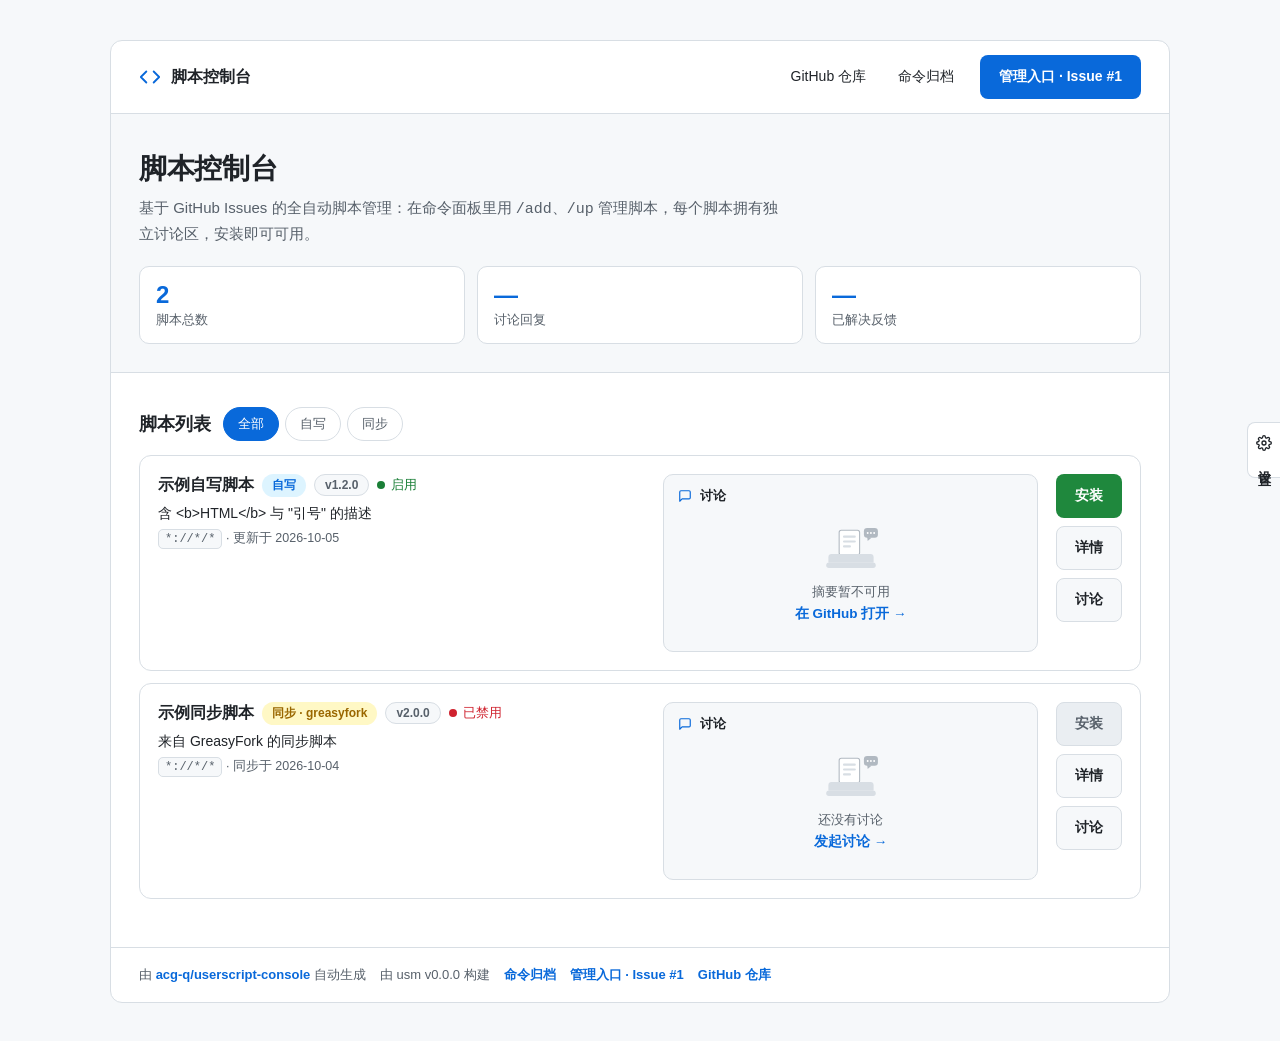
<file: tests/snapshot/site/index.html>
<!DOCTYPE html>
<html lang="zh-CN" data-theme="github-light">
<head>
<meta charset="UTF-8">
<meta name="viewport" content="width=device-width, initial-scale=1.0, viewport-fit=cover">
<title>脚本控制台</title>
<meta name="generator" content="usm v0.0.0">
<link rel="icon" href="data:image/svg+xml,<svg xmlns=%22http://www.w3.org/2000/svg%22 viewBox=%220 0 24 24%22><text y=%2215%22 font-size=%2224%22 text-anchor=%22middle%22 fill=%22%233b82f6%22>📜</text></svg>">
<style>
:root, [data-theme="github-light"] {
  --brand: #0969da;
  --brand-hover: #0860ca;
  --brand-fade: #0969da66;
  --on-accent: #fff;
  --primary: #1f883d;
  --primary-hover: #1a7f37;
  --bg: #ffffff;
  --bg-subtle: #f6f8fa;
  --page-bg: #f6f8fa;
  --hero-bg: #f6f8fa;
  --hero-fg: #1f2328;
  --hero-sub: #57606a;
  --text: #1f2328;
  --text-muted: #57606a;
  --border: #d8dee4;
  --border-strong: #b1b9c1;
  --success: #1a7f37;
  --success-bg: #dafbe1;
  --danger: #cf222e;
  --info-bg: #ddf4ff;
  --info-text: #0969da;
  --warn-bg: #fff8c5;
  --warn-text: #9a6700;
  --neutral-bg: #eaeef2;
  --tip-bg: #24292f;
  --tip-fg: #ffffff;
  --radius-card: 12px;
  --radius-btn: 8px;
  --radius-pill: 999px;
  --font-ui: -apple-system, "Segoe UI", "Microsoft YaHei", sans-serif;
  --font-mono: ui-monospace, "Cascadia Code", Consolas, monospace;
}
[data-theme="terminal-dark"] {
  --brand: #3fb950;
  --brand-hover: #58d66d;
  --brand-fade: #3fb95066;
  --on-accent: #0c110d;
  --primary: #3fb950;
  --primary-hover: #58d66d;
  --bg: #191f1a;
  --bg-subtle: #0b0e0c;
  --page-bg: #101411;
  --hero-bg: #0b0e0c;
  --hero-fg: #eef1ef;
  --hero-sub: #898f8a;
  --text: #eef1ef;
  --text-muted: #898f8a;
  --border: #2c302c;
  --border-strong: #3b403b;
  --success: #3fb950;
  --success-bg: #12351d;
  --danger: #d61f1f;
  --info-bg: #12351d;
  --info-text: #3fb950;
  --warn-bg: #2c302c;
  --warn-text: #b1b4b1;
  --neutral-bg: #2c302c;
  --tip-bg: #d0d2d1;
  --tip-fg: #101411;
}
[data-theme="vivid-purple"] {
  --brand: #6e56cf;
  --brand-hover: #5b45c0;
  --brand-fade: #6e56cf66;
  --on-accent: #fff;
  --primary: linear-gradient(135deg, #6e56cf, #8b5cf6);
  --primary-hover: linear-gradient(135deg, #5d47c4, #7d51e2);
  --bg: #ffffff;
  --bg-subtle: #f6f3ff;
  --page-bg: #faf9ff;
  --hero-bg: linear-gradient(135deg, #6e56cf, #8b5cf6 55%, #a855f7);
  --hero-fg: #fff;
  --hero-sub: #e9e4ff;
  --text: #211d2e;
  --text-muted: #695f8a;
  --border: #ece8f8;
  --border-strong: #ddd6f5;
  --success: #188947;
  --success-bg: #dcfce7;
  --danger: #d61f1f;
  --info-bg: #ede9fe;
  --info-text: #6e56cf;
  --warn-bg: #fef3c7;
  --warn-text: #92610a;
  --neutral-bg: #ede9fe;
  --tip-bg: #24292f;
  --tip-fg: #ffffff;
}

* { box-sizing: border-box; }
[hidden] { display: none !important; }
html { -webkit-text-size-adjust: 100%; }
body { margin: 0; padding: 40px 16px; font-family: var(--font-ui); background: var(--page-bg); color: var(--text); }
code { font-family: var(--font-mono); }
a { color: var(--brand); text-decoration: none; }
a:hover { text-decoration: underline; }

.frame { max-width: 1060px; margin: 0 auto; background: var(--bg); border: 1px solid var(--border); border-radius: 12px; overflow: hidden; }

.nav { display: flex; align-items: center; gap: 20px; padding: 14px 28px; border-bottom: 1px solid var(--border); flex-wrap: nowrap; min-width: 0; }
.brand { display: flex; align-items: center; gap: 10px; font-weight: 700; font-size: 16px; min-width: 0; }
.brand svg { color: var(--brand); display: block; flex: none; }
a.brand { color: var(--text); }
a.brand:hover { text-decoration: none; color: var(--brand); }
.brand-short { display: none; }
.back { display: inline-flex; align-items: center; gap: 6px; min-height: 44px; font-size: 14px; font-weight: 600; margin-bottom: 6px; }
.nav .spacer { flex: 1; }
.nav a.link { color: var(--text); font-size: 14px; font-weight: 500; padding: 10px 6px; min-height: 44px; display: inline-flex; align-items: center; white-space: nowrap; }
.nav a.link:hover { color: var(--brand); text-decoration: none; }
.nav-btn .btn-label-short { display: none; }

.btn { display: inline-flex; align-items: center; justify-content: center; gap: 6px; min-height: 44px; padding: 0 18px; border-radius: var(--radius-btn); font-size: 14px; font-weight: 600; text-decoration: none; cursor: pointer; border: 1px solid transparent; white-space: nowrap; transition: background .15s ease, border-color .15s ease; }
.btn:hover { text-decoration: none; }
.btn:focus-visible, .chip:focus-visible, .nav a.link:focus-visible { outline: 2px solid var(--brand); outline-offset: 2px; }
.btn.nav-btn { background: var(--brand); color: var(--on-accent); }
.btn.nav-btn:hover { background: var(--brand-hover); }
.btn.primary { background: var(--primary); color: var(--on-accent); }
.btn.primary:hover { background: var(--primary-hover); }
.btn.primary.disabled { background: var(--neutral-bg); color: var(--text-muted); border-color: var(--border); cursor: not-allowed; }
.btn.primary.disabled:hover { background: var(--neutral-bg); }
.btn.ghost { background: var(--bg-subtle); border-color: var(--border); color: var(--text); }
.btn.ghost:hover { background: var(--neutral-bg); border-color: var(--border-strong); }
.btn.big { min-height: 48px; padding: 0 24px; font-size: 15px; }

.hero { padding: 36px 28px 28px; background: var(--hero-bg); border-bottom: 1px solid var(--border); }
.hero h1 { margin: 0 0 8px; font-size: 28px; letter-spacing: -.01em; color: var(--hero-fg); }
.hero .sub { margin: 0 0 20px; font-size: 15px; line-height: 1.6; max-width: 640px; color: var(--hero-sub); }
.stats { display: flex; gap: 12px; flex-wrap: wrap; }
.stat { flex: 1; min-width: 150px; padding: 14px 16px; border-radius: 10px; background: var(--bg); border: 1px solid var(--border); }
.stat b { display: block; font-size: 24px; line-height: 1.2; color: var(--brand); }
.stat span { font-size: 13px; color: var(--text-muted); }

main { padding: 8px 28px 36px; }
.sec { display: flex; align-items: center; gap: 12px; flex-wrap: wrap; margin: 26px 0 14px; font-size: 18px; }
.filters { display: inline-flex; gap: 6px; }
.chip { font-size: 13px; padding: 7px 14px; border-radius: var(--radius-pill); cursor: pointer; border: 1px solid var(--border); background: var(--bg); color: var(--text-muted); font-family: var(--font-ui); min-height: 34px; }
.chip:hover { border-color: var(--border-strong); }
.chip.active { background: var(--brand); border-color: var(--brand); color: var(--on-accent); }

 
#listSentinel { height: 1px; }
#loadMore { display: flex; margin: 16px auto 0; min-width: 172px; }
#loadMore[disabled] { opacity: .7; cursor: progress; }
.list-end { margin: 16px 0 0; text-align: center; font-size: 13px; color: var(--text-muted); }

.script-card { display: grid; grid-template-columns: 1.3fr 1fr auto; gap: 18px; padding: 18px; border-radius: var(--radius-card); margin-bottom: 12px; align-items: start; background: var(--bg); border: 1px solid var(--border); }
.script-card:hover { border-color: var(--brand-fade); }
.sc-title { display: flex; align-items: center; gap: 8px; flex-wrap: wrap; margin-bottom: 6px; }
.sc-title h3 { margin: 0; font-size: 16px; }
.pill { font-size: 12px; font-weight: 600; padding: 3px 10px; border-radius: var(--radius-pill); }
.pill.type-self { background: var(--info-bg); color: var(--info-text); }
.pill.type-sync { background: var(--warn-bg); color: var(--warn-text); }
.pill.ver { background: var(--bg-subtle); color: var(--text-muted); border: 1px solid var(--border); }
.status { font-size: 13px; display: inline-flex; align-items: center; gap: 6px; color: var(--success); }
.status.off { color: var(--danger); }
.dot { width: 8px; height: 8px; border-radius: 50%; background: var(--success); display: inline-block; }
.status.off .dot { background: var(--danger); }
.sc-desc { margin: 0 0 6px; font-size: 14px; line-height: 1.55; }
.sc-meta { margin: 0; font-size: 12.5px; color: var(--text-muted); }
.sc-meta code { padding: 2px 6px; border-radius: 5px; font-size: 12px; background: var(--bg-subtle); border: 1px solid var(--border); }

.sc-disc { border-radius: 10px; padding: 12px 14px; font-size: 13px; background: var(--bg-subtle); border: 1px solid var(--border); }
.disc-head { display: flex; align-items: center; gap: 8px; flex-wrap: wrap; font-weight: 600; font-size: 13px; margin-bottom: 8px; }
.disc-head svg { flex: none; color: var(--brand); }
.disc-head .grow { flex: 1; }
.disc-head a { font-size: 13px; font-weight: 600; }
.badge { font-size: 12px; font-weight: 600; padding: 2px 9px; border-radius: var(--radius-pill); display: inline-flex; align-items: center; gap: 4px; background: var(--success-bg); color: var(--success); }
.badge.plain { background: var(--neutral-bg); color: var(--text-muted); }
.disc-latest { margin: 0; line-height: 1.55; }
.disc-who { display: block; margin-top: 4px; font-size: 12px; color: var(--text-muted); }

.sc-actions { display: flex; flex-direction: column; gap: 8px; }
.empty-state { text-align: center; color: var(--text-muted); padding: 36px 16px; }
.empty-state svg { display: block; margin: 0 auto 12px; }
.empty-state p { margin: 0; font-size: 14.5px; line-height: 1.6; }
.empty-state p a { font-weight: 600; font-size: 13.5px; }
.empty-state .es-doc { fill: var(--bg); stroke: var(--border-strong); stroke-width: 2; }
.empty-state .es-line { fill: var(--border); }
.empty-state .es-tray, .empty-state .es-lip { fill: var(--border); }
.empty-state .es-bub rect, .empty-state .es-bub path { fill: var(--border-strong); }
.empty-state .es-bub circle { fill: var(--bg); }
.empty-state.sm { padding: 14px 8px; }
.empty-state.sm svg { width: 56px; height: auto; margin-bottom: 8px; }
.empty-state.sm p { font-size: 13px; }

.detail-card { border-radius: 14px; padding: 24px; background: var(--bg); border: 1px solid var(--border); }
.d-head { display: flex; align-items: flex-start; justify-content: space-between; gap: 16px; flex-wrap: wrap; }
.d-head h3 { margin: 0 0 8px; font-size: 22px; }
.d-pills { display: flex; gap: 8px; align-items: center; flex-wrap: wrap; }
.d-meta { display: flex; gap: 18px; flex-wrap: wrap; font-size: 13.5px; margin: 16px 0; padding: 12px 0; border-bottom: 1px solid var(--border); color: var(--text-muted); }
.d-meta i { font-style: normal; opacity: .7; margin-right: 4px; }
.d-meta code { background: var(--bg-subtle); border: 1px solid var(--border); border-radius: 5px; padding: 1px 6px; font-size: 12.5px; }

.d-doc h1, .d-doc h2, .d-doc h3, .d-doc h4 { margin: 18px 0 8px; font-size: 17px; }
.d-doc h4 { font-size: 15px; }
.d-doc p, .d-doc li { font-size: 14.5px; line-height: 1.65; }
.d-doc p { margin: 0 0 10px; }
.d-doc ul, .d-doc ol { padding-left: 24px; }
.d-doc code { padding: 1px 6px; border-radius: 5px; font-size: 13px; background: var(--bg-subtle); border: 1px solid var(--border); }
.d-doc pre { background: var(--bg-subtle); border: 1px solid var(--border); border-radius: 8px; padding: 12px; overflow-x: auto; }
.d-doc pre code { background: none; border: none; padding: 0; }
.d-doc table { border-collapse: collapse; width: 100%; margin: 16px 0; font-size: 14px; }
.d-doc th, .d-doc td { border: 1px solid var(--border); padding: 8px 12px; text-align: left; }
.d-doc th { background: var(--bg-subtle); }
.d-doc blockquote { margin: 12px 0; padding: 2px 14px; border-left: 3px solid var(--border); color: var(--text-muted); }
.d-doc img { max-width: 100%; }

.d-disc { margin-top: 20px; border-radius: 12px; padding: 16px; background: var(--bg-subtle); border: 1px solid var(--border); }
.d-disc .disc-head { font-size: 14px; margin-bottom: 12px; }
.cmt { display: grid; grid-template-columns: 32px 1fr; gap: 0 10px; padding: 12px 0; border-top: 1px solid var(--border); font-size: 14px; }
.cmt:first-of-type { border-top: none; padding-top: 2px; }
.cmt-av { position: relative; width: 32px; height: 32px; border-radius: 50%; display: flex; align-items: center; justify-content: center; font-size: 13.5px; font-weight: 700; color: #fff; user-select: none; }
.cmt-av-img { position: absolute; inset: 0; width: 100%; height: 100%; border-radius: 50%; object-fit: cover; }
.cmt-av.av0 { background: #0969da; }
.cmt-av.av1 { background: #1a7f37; }
.cmt-av.av2 { background: #8250df; }
.cmt-av.av3 { background: #bf3989; }
.cmt-av.av4 { background: #bc4c00; }
.cmt-main { min-width: 0; }
.cmt-head { display: flex; align-items: baseline; gap: 8px; flex-wrap: wrap; margin-bottom: 2px; }
.cmt-head b { font-size: 13.5px; }
.cmt time { font-size: 12px; color: var(--text-muted); }
.cmt p { margin: 2px 0 0; line-height: 1.6; overflow-wrap: anywhere; white-space: pre-line; }
.cmt.owner .cmt-head b::after { content: "· 仓库所有者"; color: var(--success); font-weight: 600; margin-left: 6px; font-size: 12px; }
.answer-tag { font-size: 11px; font-weight: 600; padding: 1px 7px; border-radius: var(--radius-pill); background: var(--success-bg); color: var(--success); white-space: nowrap; }
.cmt-replies { margin: 8px 0 0; padding-left: 12px; border-left: 2px solid var(--border); }
.cmt-replies .cmt { grid-template-columns: 24px 1fr; padding: 8px 0; border-top: none; }
.cmt-replies .cmt + .cmt { border-top: 1px solid var(--border); }
.cmt-replies .cmt:first-child { padding-top: 2px; }
.cmt-replies .cmt-av { width: 24px; height: 24px; font-size: 11.5px; }
.cmt-replies .cmt p { font-size: 13px; }
.cmt-replies .cmt-replies { padding-left: 10px; }
.cmt p.quoted { padding: 4px 10px; border-left: 3px solid var(--brand); background: var(--bg); border-radius: 0 6px 6px 0; color: var(--text-muted); }

 
.ucard { position: fixed; z-index: 100; width: 300px; padding: 16px; border-radius: 12px; background: var(--bg); border: 1px solid var(--border); box-shadow: 0 12px 32px rgba(0, 0, 0, .16), 0 2px 8px rgba(0, 0, 0, .08); opacity: 0; transform: translateY(4px); transition: opacity .15s ease, transform .15s ease; pointer-events: none; }
.ucard.show { opacity: 1; transform: translateY(0); pointer-events: auto; }
.uc-top { display: flex; gap: 12px; align-items: center; }
.uc-ava { width: 56px; height: 56px; border-radius: 50%; border: 1px solid var(--border); flex: none; background: var(--bg-subtle); }
.uc-id { min-width: 0; }
.uc-name { font-size: 15px; font-weight: 700; line-height: 1.3; overflow: hidden; text-overflow: ellipsis; white-space: nowrap; }
.uc-login { font-size: 13px; color: var(--text-muted); }
.uc-bio { margin: 10px 0 0; font-size: 13px; line-height: 1.5; display: -webkit-box; -webkit-line-clamp: 2; -webkit-box-orient: vertical; overflow: hidden; }
.uc-meta { display: flex; gap: 14px; flex-wrap: wrap; margin-top: 10px; font-size: 12.5px; color: var(--text-muted); }
.uc-meta a { color: var(--brand); }
.uc-stats { display: flex; margin-top: 12px; padding: 10px 0; border-top: 1px solid var(--border); border-bottom: 1px solid var(--border); }
.uc-stat { flex: 1; text-align: center; }
.uc-stat b { display: block; font-size: 15px; color: var(--brand); font-variant-numeric: tabular-nums; }
.uc-stat span { font-size: 12px; color: var(--text-muted); }
.uc-link { display: flex; align-items: center; justify-content: center; margin-top: 12px; padding: 7px 0; border-radius: 8px; background: var(--bg-subtle); border: 1px solid var(--border); color: var(--brand); font-size: 13px; font-weight: 600; text-decoration: none; min-height: 34px; }
.uc-link:hover { background: var(--neutral-bg); }
.uc-sk { background: linear-gradient(90deg, var(--bg-subtle) 25%, var(--neutral-bg) 50%, var(--bg-subtle) 75%); background-size: 200% 100%; animation: uc-shimmer 1.2s infinite linear; border-radius: 6px; }
@keyframes uc-shimmer { to { background-position: -200% 0; } }
.uc-sk-ava { width: 56px; height: 56px; border-radius: 50%; flex: none; }
.uc-sk-l1 { height: 14px; width: 55%; margin-bottom: 8px; }
.uc-sk-l2 { height: 12px; width: 35%; }
.uc-sk-row { height: 36px; margin-top: 14px; }
@media (prefers-reduced-motion: reduce) { .ucard { transition: none; } }
.d-disc .btn { margin-top: 12px; }

 
.disc-badges { display: inline-flex; align-items: center; gap: 6px; flex-wrap: wrap; }
.disc-ver { position: relative; font-size: 13.5px; }
.disc-ver-btn { display: inline-flex; align-items: center; gap: 5px; border: none; background: transparent; color: var(--brand); font: inherit; font-size: 13.5px; font-weight: 600; cursor: pointer; padding: 6px 6px; border-radius: 8px; min-height: 34px; }
.disc-ver-btn:hover { color: var(--brand-hover); }
.disc-ver-btn:focus-visible { outline: 2px solid var(--brand); outline-offset: 2px; }
.disc-ver-btn .chev { transition: transform .15s ease; flex: none; }
.disc-ver-btn[aria-expanded="true"] .chev { transform: rotate(180deg); }
.disc-ver-menu { position: absolute; right: 0; top: calc(100% + 8px); z-index: 30; min-width: 224px; padding: 6px; border-radius: 12px; background: var(--bg); border: 1px solid var(--border); box-shadow: 0 12px 32px rgba(0, 0, 0, .16), 0 2px 8px rgba(0, 0, 0, .06); }
.disc-ver-menu[hidden] { display: none; }
.disc-ver-item { display: flex; width: 100%; align-items: center; gap: 8px; border: none; background: transparent; font: inherit; font-size: 13.5px; color: var(--text); padding: 9px 10px; border-radius: 8px; cursor: pointer; text-align: left; min-height: 40px; }
.disc-ver-item:hover { background: var(--neutral-bg); }
.disc-ver-item:focus-visible { outline: 2px solid var(--brand); outline-offset: -2px; }
.disc-ver-item[aria-selected="true"] { color: var(--brand); font-weight: 600; }
.disc-ver-item .num { margin-left: auto; font-size: 12px; color: var(--text-muted); font-weight: 400; }

footer.foot { padding: 18px 28px; font-size: 13px; display: flex; gap: 14px; flex-wrap: wrap; align-items: center; color: var(--text-muted); border-top: 1px solid var(--border); }
footer.foot a { font-weight: 600; }

 
.cmd-title { margin: 0 0 6px; font-size: 20px; }
.cmd-sub { margin: 0 0 16px; font-size: 13.5px; color: var(--text-muted); }
.cmd-item { padding: 14px 0; border-top: 1px solid var(--border); }
.cmd-item:first-of-type { border-top: none; padding-top: 4px; }
.cmd-line { display: flex; align-items: center; gap: 10px; flex-wrap: wrap; font-size: 13px; margin-bottom: 6px; }
.cmd-line b { font-size: 13.5px; }
.cmd-line time { color: var(--text-muted); font-size: 12.5px; }
.cmd-no { margin-left: auto; font-size: 12px; color: var(--text-muted); font-family: var(--font-mono); }
.cmd-item > pre, .cmd-res pre { margin: 0; padding: 10px 12px; border-radius: 8px; background: var(--bg-subtle); border: 1px solid var(--border); font-family: var(--font-mono); font-size: 12.5px; line-height: 1.6; white-space: pre-wrap; overflow-wrap: anywhere; }
.cmd-res { margin-top: 8px; padding-left: 14px; border-left: 2px solid var(--border); }
.cmd-res .cmd-line { margin-bottom: 4px; }
.cmd-none { margin: 8px 0 0; font-size: 13px; color: var(--text-muted); }
.pager { display: flex; align-items: center; justify-content: center; gap: 14px; margin-top: 20px; }
.pager-now { font-size: 13.5px; color: var(--text-muted); }

[data-tip] { position: relative; }
[data-tip]::after {
  content: attr(data-tip);
  position: absolute; bottom: calc(100% + 8px); left: 50%;
  transform: translateX(-50%);
  background: var(--tip-bg); color: var(--tip-fg);
  padding: 5px 10px; border-radius: 6px; font-size: 12px; font-weight: 500;
  white-space: nowrap; pointer-events: none; z-index: 20;
  opacity: 0; transition: opacity .12s ease;
}
[data-tip]::before {
  content: ""; position: absolute; bottom: calc(100% + 4px); left: 50%;
  transform: translateX(-50%) rotate(45deg);
  width: 8px; height: 8px; background: var(--tip-bg);
  opacity: 0; transition: opacity .12s ease; pointer-events: none; z-index: 20;
}
[data-tip]:hover::after, [data-tip]:hover::before,
[data-tip]:focus-within::after, [data-tip]:focus-within::before { opacity: 1; }

 

 
@media (max-width: 900px) {
  .script-card { grid-template-columns: 1fr 1fr; }
  .sc-main { grid-column: 1 / -1; }
  .sc-actions { grid-column: 1 / -1; flex-direction: row; flex-wrap: wrap; }
  .sc-actions .btn { flex: 1; min-width: 120px; }
  .hero h1 { font-size: 26px; }
}

 
@media (max-width: 600px) {
  body { padding: 16px 8px; padding-bottom: calc(env(safe-area-inset-bottom, 0) + 16px); }

   
  .nav { padding: 10px 16px; gap: 10px; flex-wrap: nowrap; min-width: 0; }
  .brand { font-size: 15px; gap: 8px; }
  .brand-full { display: none; }
  .brand-short { display: inline; }
  .nav a.link { display: none; }
  .nav-btn .btn-label-full { display: none; }
  .nav-btn .btn-label-short { display: inline; }
  .nav-btn { padding: 0 14px; }

  .hero { padding: 22px 16px 18px; }
  .hero h1 { font-size: 22px; }
  .hero .sub { font-size: 13.5px; }

   
  .stats {
    display: grid;
    grid-template-columns: 1fr 1fr;
    gap: 8px;
  }
  .stat { min-width: 0; flex: none; padding: 10px 12px; }
  .stat:last-child { grid-column: 1 / -1; }
  .stat b { font-size: 20px; }
  .stat span { font-size: 12px; }

  main { padding: 4px 16px 24px; }
  .sec { font-size: 16px; margin: 20px 0 12px; }
  .chip { padding: 8px 12px; font-size: 12px; min-height: 44px; }

  .script-card { grid-template-columns: 1fr; gap: 12px; padding: 14px; }
  .sc-title h3 { font-size: 15px; }
  .sc-desc { font-size: 13.5px; }

   
  .sc-actions { flex-direction: row; flex-wrap: nowrap; gap: 8px; }
  .sc-actions .btn { flex: 1 1 0; min-width: 0; padding: 0 10px; font-size: 13px; }

  .detail-card { padding: 16px; border-radius: 12px; }
  .d-head { flex-direction: column; align-items: stretch; gap: 12px; }
  .d-head h3 { font-size: 18px; }
  .d-head .btn.big { width: 100%; }
  .d-meta { gap: 12px; font-size: 12.5px; }
  .d-doc h4 { font-size: 14px; }
  .d-doc p { font-size: 14px; }

  .d-disc { padding: 12px; }
  .d-disc .disc-head { font-size: 13px; }
  .cmt { font-size: 13.5px; }
  .d-disc .btn { width: 100%; }

   
  .disc-ver-btn { min-height: 44px; }
  .disc-ver-menu { min-width: 196px; }
  .disc-ver-item { min-height: 44px; }

  footer.foot { padding: 14px 16px; font-size: 12px; gap: 10px; }

  .seg-control button { padding: 4px 8px; font-size: 11px; }

   
  .theme-rail {
    top: auto; bottom: calc(env(safe-area-inset-bottom, 0) + 16px);
    transform: translateX(calc(100% - 34px));
    flex-direction: row; padding: 10px 8px; gap: 6px;
    border-radius: 10px 0 0 10px;
  }
  .theme-rail:focus-visible,
  .theme-rail[aria-expanded="true"] { transform: translateX(0); }
  .rail-text { writing-mode: horizontal-tb; font-size: 12px; letter-spacing: 1px; }

  .settings-drawer {
    width: min(340px, 88vw);
    padding: 16px;
    padding-bottom: calc(env(safe-area-inset-bottom, 0) + 16px);
  }
  .theme-list { grid-template-columns: 1fr; }
}

@media (prefers-reduced-motion: reduce) {
  * { transition: none !important; animation: none !important; }
}

.theme-rail { position: fixed; right: 0; top: 50%; transform: translateY(-50%); display: flex; flex-direction: column; align-items: center; gap: 8px; padding: 12px 7px; background: var(--bg); border: 1px solid var(--border); border-right: none; border-radius: 8px 0 0 8px; cursor: pointer; z-index: 60; color: var(--text); transition: background .15s ease, transform .2s ease; }
.theme-rail:hover { background: var(--bg-subtle); }
.theme-rail:focus-visible { outline: 2px solid var(--brand); outline-offset: 2px; }
.rail-text { writing-mode: vertical-rl; font-size: 13px; font-weight: 600; letter-spacing: 3px; }
.sd-overlay { position: fixed; inset: 0; background: rgba(14, 17, 22, .4); opacity: 0; visibility: hidden; transition: opacity .2s ease, visibility .2s; z-index: 70; }
.sd-overlay.open { opacity: 1; visibility: visible; }
.settings-drawer { position: fixed; top: 0; right: 0; height: 100%; width: 340px; box-sizing: border-box; padding: 20px; background: var(--bg); border-left: 1px solid var(--border); box-shadow: -8px 0 30px rgba(0, 0, 0, .12); transform: translateX(100%); visibility: hidden; transition: transform .2s ease, visibility .2s; z-index: 80; overflow-y: auto; }
.settings-drawer.open { transform: translateX(0); visibility: visible; }
.sd-head { display: flex; align-items: center; justify-content: space-between; }
.sd-head h3 { margin: 0; font-size: 16px; color: var(--text); }
.sd-close { border: none; background: transparent; font-size: 20px; line-height: 1; cursor: pointer; padding: 4px 8px; border-radius: 6px; color: var(--text-muted); }
.sd-close:hover { background: var(--neutral-bg); }
.sd-group h4 { margin: 18px 0 8px; font-size: 12px; font-weight: 600; color: var(--text-muted); }
.sd-soon { margin: 0; font-size: 13px; color: var(--text-muted); opacity: .75; }
.theme-list { list-style: none; margin: 0; padding: 0; display: grid; grid-template-columns: repeat(2, 1fr); gap: 8px; }
.theme-list button { display: flex; flex-direction: column; width: 100%; padding: 0; overflow: hidden; border-radius: 8px; border: 1px solid var(--border); background: var(--bg); font-size: 14px; font-family: inherit; color: var(--text); cursor: pointer; text-align: left; transition: background .15s ease, border-color .15s ease; }
.theme-list button:hover { background: var(--bg-subtle); }
.theme-list button[aria-pressed="true"] { border-color: var(--text); background: var(--bg-subtle); }
.tl-label { display: flex; align-items: center; gap: 10px; padding: 8px 12px; font-weight: 400; }
.theme-list button[aria-pressed="true"] .tl-label { font-weight: 600; }
.tl-preview { display: flex; flex-direction: column; border-bottom: 1px solid var(--pv-card-bd); }
.tl-preview .pv-bar { padding: 5px 8px; }
.tl-preview .pv-brand { width: 28px; height: 6px; }
.tl-preview .pv-link { width: 12px; height: 4px; }
.tl-preview .pv-pill { width: 24px; height: 9px; }
.tl-preview .pv-hero { padding: 6px 8px 7px; }
.tl-preview .pv-title { height: 7px; }
.tl-preview .pv-sub { height: 4px; margin-top: 4px; }
.tl-preview .pv-stats { margin-top: 5px; }
.tl-preview .pv-stats i { height: 13px; border-radius: 4px; }
.tl-preview .pv-body { padding: 5px 8px 6px; }
.tl-preview .pv-card { height: 16px; border-radius: 4px; }
.pv-bar { display: flex; align-items: center; gap: 6px; padding: 7px 9px; background: var(--pv-bar-bg); border-bottom: 1px solid var(--pv-bar-bd); }
.pv-brand { width: 34px; height: 7px; border-radius: 4px; background: var(--pv-bar-fg); }
.pv-link { width: 16px; height: 5px; border-radius: 3px; background: var(--pv-sub); opacity: .7; }
.pv-pill { margin-left: auto; width: 30px; height: 11px; border-radius: 999px; background: var(--pv-accent); }
.pv-hero { display: block; padding: 9px 10px 10px; background: var(--pv-hero-bg); }
.pv-title { display: block; width: 58%; height: 9px; border-radius: 4px; background: var(--pv-title); }
.pv-sub { display: block; width: 80%; height: 5px; border-radius: 3px; background: var(--pv-sub); margin-top: 6px; }
.pv-stats { display: flex; gap: 5px; margin-top: 8px; }
.pv-stats i { flex: 1; height: 20px; border-radius: 5px; background: var(--pv-stat-bg); border: 1px solid var(--pv-stat-bd); }
.pv-body { display: flex; gap: 5px; padding: 8px 10px 10px; background: var(--pv-body-bg); }
.pv-card { flex: 1; height: 26px; border-radius: 6px; background: var(--pv-card-bg); border: 1px solid var(--pv-card-bd); }
.swatch { width: 14px; height: 14px; border-radius: 50%; border: 1px solid rgba(0, 0, 0, .15); flex: none; }
.check { margin-left: auto; font-weight: 700; visibility: hidden; }
.theme-list button[aria-pressed="true"] .check { visibility: visible; }

 
.frame:has(.docs-layout) { max-width: 1440px; overflow: clip; }  
.docs-layout { display: grid; grid-template-columns: 248px minmax(0, 1fr) 216px; align-items: start; }

 
.docs-nav { position: sticky; top: 0; align-self: start; max-height: 100vh; overflow-y: auto; padding: 18px 12px 32px; background: var(--bg); }
.docs-nav .nav-group { padding: 14px 12px 6px; font-size: 11.5px; font-weight: 700; letter-spacing: .05em; text-transform: uppercase; color: var(--text-muted); }
.docs-nav a { display: flex; align-items: baseline; gap: 8px; flex-wrap: wrap; margin-bottom: 2px; padding: 7px 12px; border-radius: 6px; font-size: 14px; color: var(--text); }
.docs-nav a:hover { background: var(--bg-subtle); text-decoration: none; }
.docs-nav a.on { background: var(--brand-fade); color: var(--brand); font-weight: 600; }
.docs-nav .n-desc { color: var(--text-muted); font-size: 12.5px; }
.docs-nav a.on .n-desc { color: var(--brand); opacity: .8; }

 
.docs-layout main { min-width: 0; padding: 24px 36px 72px; border-left: 1px solid var(--border); border-right: 1px solid var(--border); }
.crumbs { display: flex; align-items: center; flex-wrap: wrap; gap: 6px; margin-bottom: 14px; font-size: 13px; color: var(--text-muted); }
.crumbs .sep { color: var(--border-strong); }
.docs-layout main > h1 { margin: 0 0 18px; font-size: 28px; letter-spacing: -.01em; }
.docs-layout .d-doc h2 { margin-top: 34px; padding-top: 20px; border-top: 1px solid var(--border); font-size: 20px; scroll-margin-top: 12px; }
.docs-layout .d-doc h2:first-child { margin-top: 0; padding-top: 0; border-top: none; }
.docs-layout .d-doc h3 { font-size: 16.5px; }
.docs-layout .d-doc tbody tr:nth-child(even) td { background: var(--bg-subtle); }
.docs-layout .d-doc blockquote { margin: 14px 0; padding: 8px 16px; border-left: 3px solid var(--brand); background: var(--info-bg); color: var(--text); }
.docs-layout .d-doc pre { background: var(--tip-bg); border-color: transparent; color: var(--tip-fg); }
.docs-layout .d-doc pre code { color: inherit; }

 
.docs-toc { position: sticky; top: 0; align-self: start; max-height: 100vh; overflow-y: auto; padding: 24px 18px 32px; font-size: 13px; }
.docs-toc .toc-label { margin-bottom: 8px; font-size: 11.5px; font-weight: 700; letter-spacing: .05em; text-transform: uppercase; color: var(--text-muted); }
.docs-toc a { display: block; padding: 5px 0 5px 12px; border-left: 2px solid var(--border); color: var(--text-muted); }
.docs-toc a:hover { color: var(--text); text-decoration: none; }
.docs-toc a.on { border-left-color: var(--brand); color: var(--brand); font-weight: 600; }

@media (max-width: 1100px) {
  .docs-layout { grid-template-columns: 248px minmax(0, 1fr); }
  .docs-toc { display: none; }
}
@media (max-width: 760px) {
  .frame:has(.docs-layout) { max-width: 1060px; }
  .docs-layout { grid-template-columns: 1fr; }
  .docs-nav { position: static; display: flex; flex-wrap: nowrap; gap: 6px; max-height: none; overflow-x: auto; padding: 10px 12px; border-bottom: 1px solid var(--border); }
  .docs-nav .nav-group { display: none; }
  .docs-nav a { flex: none; margin-bottom: 0; padding: 6px 14px; border: 1px solid var(--border); border-radius: var(--radius-pill); white-space: nowrap; }
  .docs-nav .n-desc { display: none; }
  .docs-layout main { padding: 18px 16px 60px; border-left: none; border-right: none; }
}

.pv-a { --pv-bar-bg: #fff; --pv-bar-bd: #d8dee4; --pv-bar-fg: #0969da; --pv-hero-bg: #f6f8fa; --pv-title: #1f2328; --pv-sub: #8c959f; --pv-stat-bg: #fff; --pv-stat-bd: #d8dee4; --pv-accent: #0969da; --pv-body-bg: #fff; --pv-card-bg: #fff; --pv-card-bd: #d8dee4; }
.pv-b { --pv-bar-bg: #0b0e0c; --pv-bar-bd: #2c302c; --pv-bar-fg: #3fb950; --pv-hero-bg: #0b0e0c; --pv-title: #eef1ef; --pv-sub: #898f8a; --pv-stat-bg: #191f1a; --pv-stat-bd: #2c302c; --pv-accent: #3fb950; --pv-body-bg: #101411; --pv-card-bg: #191f1a; --pv-card-bd: #2c302c; }
.pv-c { --pv-bar-bg: linear-gradient(135deg, #6e56cf, #8b5cf6 55%, #a855f7); --pv-bar-bd: transparent; --pv-bar-fg: #fff; --pv-hero-bg: linear-gradient(135deg, #6e56cf, #8b5cf6 55%, #a855f7); --pv-title: #fff; --pv-sub: #e9e4ff; --pv-stat-bg: rgba(255, 255, 255, .13); --pv-stat-bd: rgba(255, 255, 255, .33); --pv-accent: #6e56cf; --pv-body-bg: #faf9ff; --pv-card-bg: #fff; --pv-card-bd: #ece8f8; }
.swatch-a { background: #0969da; }
.swatch-b { background: #3fb950; }
.swatch-c { background: #8b5cf6; }
</style>
<script>try { var t = localStorage.getItem('asm-theme'); if (t === 'github-light' || t === 'terminal-dark' || t === 'vivid-purple') { document.documentElement.setAttribute('data-theme', t); } } catch (e) { console.warn('无法读取主题偏好', e); }}</script>
</head>
<body>
<div class="frame">
<header class="nav">
<a class="brand" href="index.html"><svg width="22" height="22" viewBox="0 0 24 24" fill="none" stroke="currentColor" stroke-width="2" stroke-linecap="round" stroke-linejoin="round" aria-hidden="true"><polyline points="16 18 22 12 16 6"/><polyline points="8 6 2 12 8 18"/></svg><span class="brand-full">脚本控制台</span><span class="brand-short">控制台</span></a>
<span class="spacer"></span>

<a class="link" href="https://github.com/acg-q/userscript-console" target="_blank" rel="noopener noreferrer">GitHub 仓库</a>
<a class="link" href="commands/page-1.html">命令归档</a>
<a class="btn nav-btn" href="https://github.com/acg-q/userscript-console/issues/1" target="_blank" rel="noopener noreferrer"><span class="btn-label-full">管理入口 · Issue #1</span><span class="btn-label-short">管理</span></a>
</header>

<section class="hero">
<h1>脚本控制台</h1>
<p class="sub">基于 GitHub Issues 的全自动脚本管理：在命令面板里用 <code>/add</code>、<code>/up</code> 管理脚本，每个脚本拥有独立讨论区，安装即可可用。</p>
<div class="stats">
<div class="stat" data-tip="注册表中的脚本总数"><b>2</b><span>脚本总数</span></div>
<div class="stat" data-tip="全部脚本讨论的回复总数"><b>—</b><span>讨论回复</span></div>
<div class="stat" data-tip="已被标记为已解决的讨论数"><b>—</b><span>已解决反馈</span></div>
</div>
</section>
<main>
<h2 class="sec">脚本列表
<span class="filters">
<button class="chip active" type="button" data-filter="all">全部</button>
<button class="chip" type="button" data-filter="self">自写</button>
<button class="chip" type="button" data-filter="synced">同步</button>
</span>
</h2>
<div id="scriptList" data-batch="10" data-total="2">
<article class="script-card" data-type="self">
<div class="sc-main">
<div class="sc-title"><h3>示例自写脚本</h3><span class="pill type-self" data-tip="本仓库自主编写的脚本">自写</span><span class="pill ver" data-tip="当前版本">v1.2.0</span><span class="status" data-tip="脚本已启用，安装链接可用"><span class="dot" aria-hidden="true"></span>启用</span></div>
<p class="sc-desc">含 &lt;b&gt;HTML&lt;/b&gt; 与 &#34;引号&#34; 的描述</p>
<p class="sc-meta"><code>*://*/*</code> · 更新于 2026-10-05</p>
</div>
<div class="sc-disc">
<div class="disc-head"><svg width="14" height="14" viewBox="0 0 24 24" fill="none" stroke="currentColor" stroke-width="2" stroke-linecap="round" stroke-linejoin="round" aria-hidden="true"><path d="M21 15a2 2 0 0 1-2 2H7l-4 4V5a2 2 0 0 1 2-2h14a2 2 0 0 1 2 2z"/></svg>讨论</div>
<div class="empty-state sm" role="status"><svg width="104" height="88" viewBox="0 0 104 88" aria-hidden="true"><rect class="es-doc" x="30" y="6" width="38" height="46" rx="4"/><rect class="es-line" x="37" y="16" width="24" height="4" rx="2"/><rect class="es-line" x="37" y="25" width="24" height="4" rx="2"/><rect class="es-line" x="37" y="34" width="15" height="4" rx="2"/><path class="es-tray" d="M16 50 h72 a6 6 0 0 1 6 6 v10 H10 v-10 a6 6 0 0 1 6 -6 z"/><rect class="es-lip" x="6" y="66" width="92" height="10" rx="5"/><g class="es-bub"><rect x="76" y="2" width="26" height="18" rx="6"/><path d="M82 18 l1 8 l7 -6 z"/><circle cx="83" cy="11" r="1.8"/><circle cx="89" cy="11" r="1.8"/><circle cx="95" cy="11" r="1.8"/></g></svg><p>摘要暂不可用</p><p><a href="https://github.com/acg-q/userscript-manager/issues/5" target="_blank" rel="noopener noreferrer">在 GitHub 打开 →</a></p></div>
</div>
<div class="sc-actions">
<a class="btn primary" href="https://acg-q.github.io/userscript-console/dist/11111111-2222-4333-8444-555555555555.user.js" target="_blank" rel="noopener noreferrer">安装</a>
<a class="btn ghost" href="scripts/11111111-2222-4333-8444-555555555555.html">详情</a>
<a class="btn ghost" href="https://github.com/acg-q/userscript-manager/discussions/12" target="_blank" rel="noopener noreferrer">讨论</a>
</div>
</article><article class="script-card" data-type="synced">
<div class="sc-main">
<div class="sc-title"><h3>示例同步脚本</h3><span class="pill type-sync" data-tip="从外部来源自动同步的脚本">同步 · greasyfork</span><span class="pill ver" data-tip="当前版本">v2.0.0</span><span class="status off" data-tip="脚本已禁用，暂不可安装"><span class="dot" aria-hidden="true"></span>已禁用</span></div>
<p class="sc-desc">来自 GreasyFork 的同步脚本</p>
<p class="sc-meta"><code>*://*/*</code> · 同步于 2026-10-04</p>
</div>
<div class="sc-disc">
<div class="disc-head"><svg width="14" height="14" viewBox="0 0 24 24" fill="none" stroke="currentColor" stroke-width="2" stroke-linecap="round" stroke-linejoin="round" aria-hidden="true"><path d="M21 15a2 2 0 0 1-2 2H7l-4 4V5a2 2 0 0 1 2-2h14a2 2 0 0 1 2 2z"/></svg>讨论</div>
<div class="empty-state sm" role="status"><svg width="104" height="88" viewBox="0 0 104 88" aria-hidden="true"><rect class="es-doc" x="30" y="6" width="38" height="46" rx="4"/><rect class="es-line" x="37" y="16" width="24" height="4" rx="2"/><rect class="es-line" x="37" y="25" width="24" height="4" rx="2"/><rect class="es-line" x="37" y="34" width="15" height="4" rx="2"/><path class="es-tray" d="M16 50 h72 a6 6 0 0 1 6 6 v10 H10 v-10 a6 6 0 0 1 6 -6 z"/><rect class="es-lip" x="6" y="66" width="92" height="10" rx="5"/><g class="es-bub"><rect x="76" y="2" width="26" height="18" rx="6"/><path d="M82 18 l1 8 l7 -6 z"/><circle cx="83" cy="11" r="1.8"/><circle cx="89" cy="11" r="1.8"/><circle cx="95" cy="11" r="1.8"/></g></svg><p>还没有讨论</p><p><a href="https://github.com/acg-q/userscript-console/issues?q=is%3Aissue&#43;label%3Ascript" target="_blank" rel="noopener noreferrer">发起讨论 →</a></p></div>
</div>
<div class="sc-actions">
<span class="btn primary disabled" aria-disabled="true" data-tip="脚本已禁用，暂不可安装">安装</span>
<a class="btn ghost" href="scripts/abcdef012345.html">详情</a>
<a class="btn ghost" href="https://github.com/acg-q/userscript-console/issues?q=is%3Aissue&#43;label%3Ascript" target="_blank" rel="noopener noreferrer">讨论</a>
</div>
</article>


</div>
<div class="empty-state" id="filter-empty" hidden role="status"><svg width="104" height="88" viewBox="0 0 104 88" aria-hidden="true"><rect class="es-doc" x="30" y="6" width="38" height="46" rx="4"/><rect class="es-line" x="37" y="16" width="24" height="4" rx="2"/><rect class="es-line" x="37" y="25" width="24" height="4" rx="2"/><rect class="es-line" x="37" y="34" width="15" height="4" rx="2"/><path class="es-tray" d="M16 50 h72 a6 6 0 0 1 6 6 v10 H10 v-10 a6 6 0 0 1 6 -6 z"/><rect class="es-lip" x="6" y="66" width="92" height="10" rx="5"/><g class="es-bub"><rect x="76" y="2" width="26" height="18" rx="6"/><path d="M82 18 l1 8 l7 -6 z"/><circle cx="83" cy="11" r="1.8"/><circle cx="89" cy="11" r="1.8"/><circle cx="95" cy="11" r="1.8"/></g></svg><p>没有符合筛选条件的脚本</p></div>
</main>

<footer class="foot">
<span>由 <a href="https://github.com/acg-q/userscript-console" target="_blank" rel="noopener noreferrer">acg-q/userscript-console</a> 自动生成</span>
<span>由 usm v0.0.0 构建</span>
<a href="commands/page-1.html">命令归档</a>
<a href="https://github.com/acg-q/userscript-console/issues/1" target="_blank" rel="noopener noreferrer">管理入口 · Issue #1</a>
<a href="https://github.com/acg-q/userscript-console" target="_blank" rel="noopener noreferrer">GitHub 仓库</a>
</footer>
</div>
<script>
document.querySelectorAll('.chip').forEach(function (btn) {
  btn.addEventListener('click', function () {
    document.querySelectorAll('.chip').forEach(function (b) { b.classList.toggle('active', b === btn); });
    var cards = document.querySelectorAll('.script-card');
    var visible = 0;
    cards.forEach(function (card) {
      var show = btn.dataset.filter === 'all' || card.dataset.type === btn.dataset.filter;
      card.hidden = !show;
      if (show) visible += 1;
    });
    var empty = document.getElementById('filter-empty');
    if (empty) empty.hidden = !(cards.length > 0 && visible === 0);
  });
});
</script>
<button type="button" class="theme-rail" id="themeRail" aria-expanded="false" aria-controls="settingsDrawer" aria-label="打开设置">
<svg width="16" height="16" viewBox="0 0 24 24" fill="none" stroke="currentColor" stroke-width="2" stroke-linecap="round" stroke-linejoin="round" aria-hidden="true"><circle cx="12" cy="12" r="3"/><path d="M19.4 15a1.65 1.65 0 0 0 .33 1.82l.06.06a2 2 0 1 1-2.83 2.83l-.06-.06a1.65 1.65 0 0 0-1.82-.33 1.65 1.65 0 0 0-1 1.51V21a2 2 0 1 1-4 0v-.09A1.65 1.65 0 0 0 9 19.4a1.65 1.65 0 0 0-1.82.33l-.06.06a2 2 0 1 1-2.83-2.83l.06-.06a1.65 1.65 0 0 0 .33-1.82 1.65 1.65 0 0 0-1.51-1H3a2 2 0 1 1 0-4h.09A1.65 1.65 0 0 0 4.6 9a1.65 1.65 0 0 0-.33-1.82l-.06-.06a2 2 0 1 1 2.83-2.83l.06.06a1.65 1.65 0 0 0 1.82.33H9a1.65 1.65 0 0 0 1-1.51V3a2 2 0 1 1 4 0v.09a1.65 1.65 0 0 0 1 1.51 1.65 1.65 0 0 0 1.82-.33l.06-.06a2 2 0 1 1 2.83 2.83l-.06.06a1.65 1.65 0 0 0-.33 1.82V9a1.65 1.65 0 0 0 1.51 1H21a2 2 0 1 1 0 4h-.09a1.65 1.65 0 0 0-1.51 1z"/></svg>
<span class="rail-text">设置</span>
</button>
<div class="sd-overlay" id="sdOverlay"></div>
<aside class="settings-drawer" id="settingsDrawer" aria-hidden="true" aria-label="设置面板">
<div class="sd-head">
<h3>设置</h3>
<button type="button" class="sd-close" aria-label="关闭设置">&times;</button>
</div>
<div class="sd-group">
<h4>主题</h4>
<ul class="theme-list">
<li><button type="button" data-theme="github-light" aria-pressed="false"><span class="tl-preview pv-a" aria-hidden="true"><span class="pv-bar"><i class="pv-brand"></i><i class="pv-link"></i><i class="pv-link"></i><i class="pv-pill"></i></span><span class="pv-hero"><i class="pv-title"></i><i class="pv-sub"></i><span class="pv-stats"><i></i><i></i><i></i></span></span><span class="pv-body"><i class="pv-card"></i><i class="pv-card"></i></span></span><span class="tl-label"><span class="swatch swatch-a" aria-hidden="true"></span>清爽蓝<span class="check" aria-hidden="true">✓</span></span></button></li>
<li><button type="button" data-theme="terminal-dark" aria-pressed="false"><span class="tl-preview pv-b" aria-hidden="true"><span class="pv-bar"><i class="pv-brand"></i><i class="pv-link"></i><i class="pv-link"></i><i class="pv-pill"></i></span><span class="pv-hero"><i class="pv-title"></i><i class="pv-sub"></i><span class="pv-stats"><i></i><i></i><i></i></span></span><span class="pv-body"><i class="pv-card"></i><i class="pv-card"></i></span></span><span class="tl-label"><span class="swatch swatch-b" aria-hidden="true"></span>硬核绿<span class="check" aria-hidden="true">✓</span></span></button></li>
<li><button type="button" data-theme="vivid-purple" aria-pressed="false"><span class="tl-preview pv-c" aria-hidden="true"><span class="pv-bar"><i class="pv-brand"></i><i class="pv-link"></i><i class="pv-link"></i><i class="pv-pill"></i></span><span class="pv-hero"><i class="pv-title"></i><i class="pv-sub"></i><span class="pv-stats"><i></i><i></i><i></i></span></span><span class="pv-body"><i class="pv-card"></i><i class="pv-card"></i></span></span><span class="tl-label"><span class="swatch swatch-c" aria-hidden="true"></span>表达紫<span class="check" aria-hidden="true">✓</span></span></button></li>
</ul>
</div>
<div class="sd-group">
<h4>更多功能</h4>
<p class="sd-soon">规划中</p>
</div>
</aside>

<script>
(function () {
  var KEY = 'asm-theme';
  var root = document.documentElement;
  var rail = document.getElementById('themeRail');
  var drawer = document.getElementById('settingsDrawer');
  var overlay = document.getElementById('sdOverlay');
  var closeBtn = drawer.querySelector('.sd-close');
  var rows = drawer.querySelectorAll('.theme-list button[data-theme]');

  function applyTheme(theme) {
    root.setAttribute('data-theme', theme);
    rows.forEach(function (b) {
      b.setAttribute('aria-pressed', String(b.dataset.theme === theme));
    });
    try {
      localStorage.setItem(KEY, theme);
    } catch (e) {
      console.warn('无法保存主题偏好', e);
    }
  }

  rows.forEach(function (b) {
    b.setAttribute('aria-pressed', String(b.dataset.theme === root.getAttribute('data-theme')));
    b.addEventListener('click', function () { applyTheme(b.dataset.theme); });
  });

  function setDrawer(open) {
    drawer.classList.toggle('open', open);
    overlay.classList.toggle('open', open);
    rail.setAttribute('aria-expanded', String(open));
    drawer.setAttribute('aria-hidden', String(!open));
    if (open) {
      document.body.style.overflow = 'hidden';
      drawer.querySelector('.theme-list button').focus();
    } else {
      document.body.style.overflow = '';
      rail.focus();
    }
  }

  rail.addEventListener('click', function () {
    setDrawer(!drawer.classList.contains('open'));
  });
  overlay.addEventListener('click', function () { setDrawer(false); });
  closeBtn.addEventListener('click', function () { setDrawer(false); });
  document.addEventListener('keydown', function (e) {
    if (e.key === 'Escape' && drawer.classList.contains('open')) setDrawer(false);
  });
})();
</script>
</body>
</html>
</file>
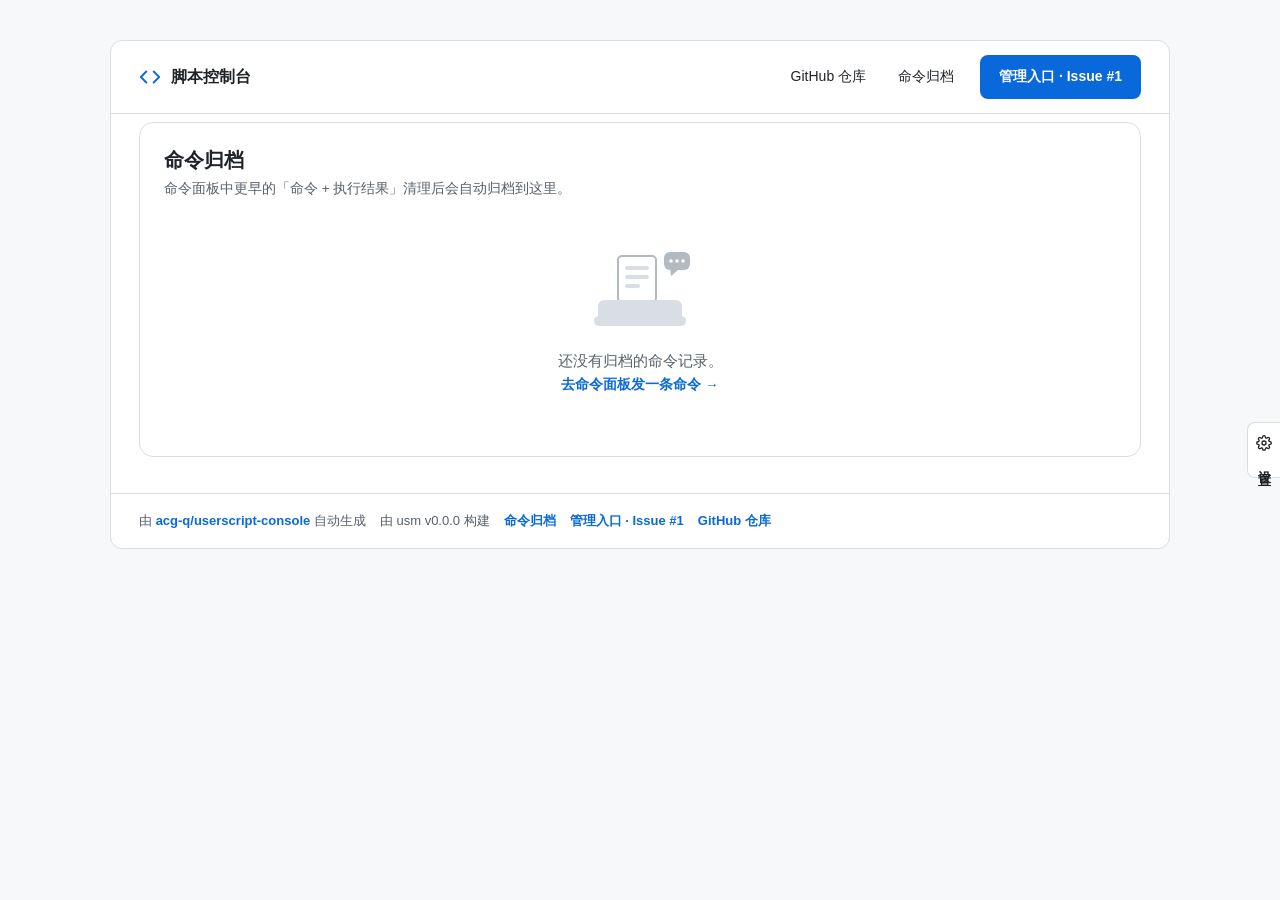
<file: tests/snapshot/site/commands/index.html>
<!doctype html>
<html lang="zh-CN">
<head>
    <meta charset="utf-8">
    <meta name="viewport" content="width=device-width, initial-scale=1">
    <meta http-equiv="refresh" content="0; url=page-1.html">
    <meta name="generator" content="usm v0.0.0">
    <title>命令归档</title>
</head>
<body>
    <p><a href="page-1.html">命令归档 · 第 1 页 →</a></p>
</body>
</html>
</file>
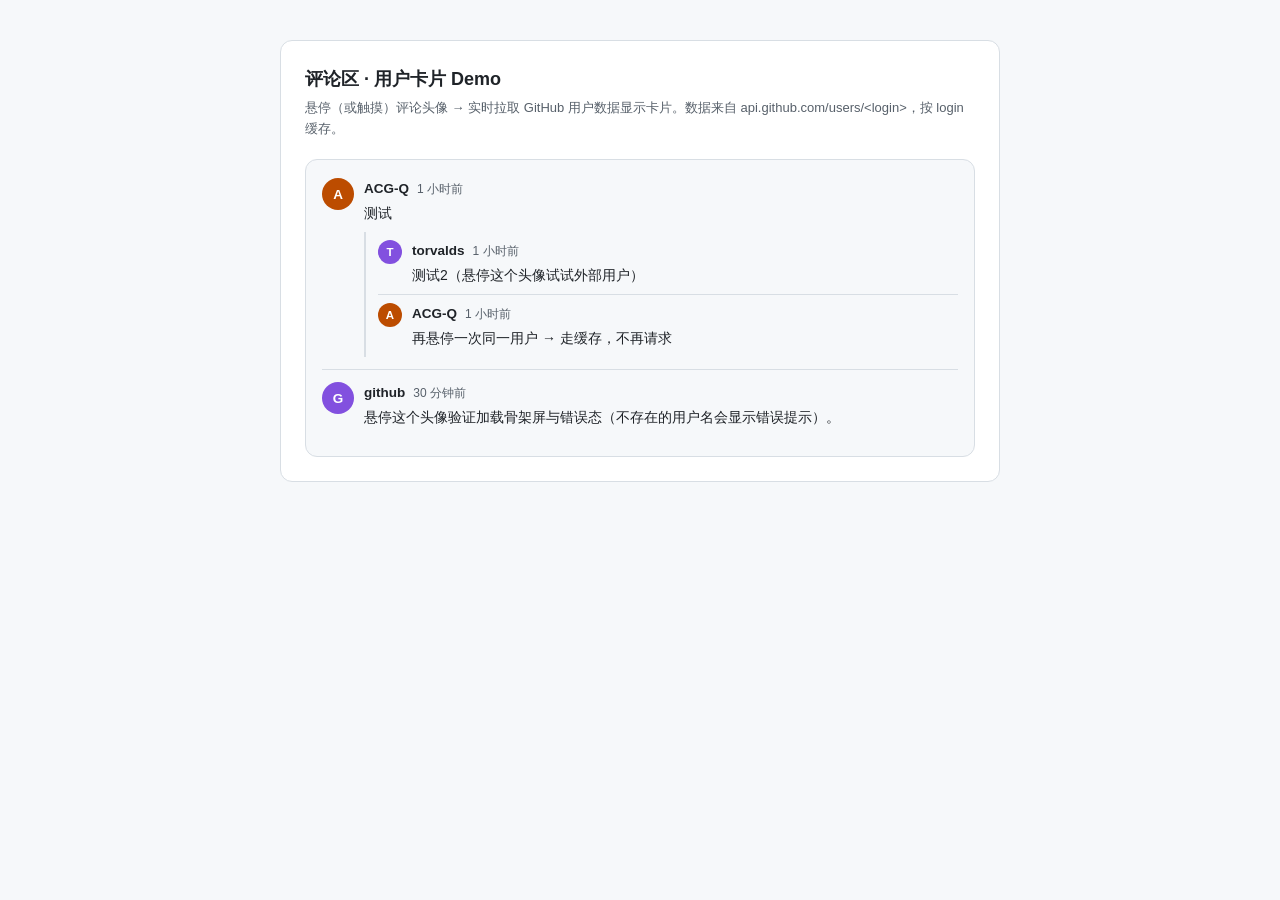
<file: demo/user-card.html>
<!DOCTYPE html>
<html lang="zh-CN">
<head>
<meta charset="UTF-8">
<meta name="viewport" content="width=device-width, initial-scale=1.0">
<title>用户卡片 Demo · 评论头像悬停</title>
<style>
  :root {
    --brand: #0969da; --brand-hover: #0860ca; --bg: #ffffff; --bg-subtle: #f6f8fa;
    --text: #1f2328; --text-muted: #57606a; --border: #d8dee4; --border-strong: #d0d7de;
    --neutral-bg: #eaeef2; --radius: 12px;
    --shadow-card: 0 12px 32px rgba(0,0,0,.16), 0 2px 8px rgba(0,0,0,.08);
  }
  * { box-sizing: border-box; }
  body { margin: 0; padding: 40px 16px; background: var(--bg-subtle); color: var(--text);
         font: 14px/1.6 -apple-system, "Segoe UI", "Noto Sans SC", sans-serif; }
  .frame { max-width: 720px; margin: 0 auto; background: var(--bg); border: 1px solid var(--border);
           border-radius: var(--radius); padding: 24px; }
  h1 { font-size: 18px; margin: 0 0 4px; }
  .hint { font-size: 13px; color: var(--text-muted); margin: 0 0 20px; }
  .d-disc { border-radius: 12px; padding: 16px; background: var(--bg-subtle); border: 1px solid var(--border); }

  /* ---- 评论结构（与线上一致） ---- */
  .cmt { display: grid; grid-template-columns: 32px 1fr; gap: 0 10px; padding: 12px 0; border-top: 1px solid var(--border); }
  .cmt:first-of-type { border-top: none; padding-top: 2px; }
  .cmt-av { width: 32px; height: 32px; border-radius: 50%; display: flex; align-items: center; justify-content: center;
            font-size: 13.5px; font-weight: 700; color: #fff; cursor: pointer; }
  .cmt-av.av4 { background: #bc4c00; } .cmt-av.av2 { background: #8250df; }
  .cmt-head { display: flex; align-items: baseline; gap: 8px; margin-bottom: 2px; }
  .cmt-head b { font-size: 13.5px; }
  .cmt time { font-size: 12px; color: var(--text-muted); }
  .cmt p { margin: 2px 0 0; }
  .cmt-replies { margin: 8px 0 0; padding-left: 12px; border-left: 2px solid var(--border); }
  .cmt-replies .cmt { grid-template-columns: 24px 1fr; padding: 8px 0; border-top: none; }
  .cmt-replies .cmt + .cmt { border-top: 1px solid var(--border); }
  .cmt-replies .cmt-av { width: 24px; height: 24px; font-size: 11.5px; }

  /* ---- 用户卡片 ---- */
  .ucard { position: fixed; z-index: 100; width: 300px; padding: 16px; border-radius: 12px;
           background: var(--bg); border: 1px solid var(--border); box-shadow: var(--shadow-card);
           opacity: 0; transform: translateY(4px); transition: opacity .15s ease, transform .15s ease;
           pointer-events: none; }
  .ucard.show { opacity: 1; transform: translateY(0); pointer-events: auto; }
  .uc-top { display: flex; gap: 12px; align-items: center; }
  .uc-ava { width: 56px; height: 56px; border-radius: 50%; border: 1px solid var(--border); flex: none; background: var(--bg-subtle); }
  .uc-id { min-width: 0; }
  .uc-name { font-size: 15px; font-weight: 700; line-height: 1.3; }
  .uc-login { font-size: 13px; color: var(--text-muted); }
  .uc-bio { margin: 10px 0 0; font-size: 13px; color: var(--text); line-height: 1.5;
            display: -webkit-box; -webkit-line-clamp: 2; -webkit-box-orient: vertical; overflow: hidden; }
  .uc-meta { display: flex; gap: 14px; flex-wrap: wrap; margin-top: 10px; font-size: 12.5px; color: var(--text-muted); }
  .uc-meta b { color: var(--text); font-variant-numeric: tabular-nums; }
  .uc-stats { display: flex; margin-top: 12px; padding: 10px 0; border-top: 1px solid var(--border); border-bottom: 1px solid var(--border); }
  .uc-stat { flex: 1; text-align: center; }
  .uc-stat b { display: block; font-size: 15px; color: var(--brand); font-variant-numeric: tabular-nums; }
  .uc-stat span { font-size: 12px; color: var(--text-muted); }
  .uc-link { display: flex; align-items: center; justify-content: center; gap: 6px; margin-top: 12px;
             padding: 7px 0; border-radius: 8px; background: var(--bg-subtle); border: 1px solid var(--border);
             color: var(--brand); font-size: 13px; font-weight: 600; text-decoration: none; min-height: 34px; }
  .uc-link:hover { background: var(--neutral-bg); }
  /* 骨架屏 */
  .uc-skel { display: flex; gap: 12px; align-items: center; }
  .uc-skel .sk-ava { width: 56px; height: 56px; border-radius: 50%; }
  .uc-skel .sk-lines { flex: 1; }
  .sk { background: linear-gradient(90deg, var(--bg-subtle) 25%, var(--neutral-bg) 50%, var(--bg-subtle) 75%);
        background-size: 200% 100%; animation: shimmer 1.2s infinite; border-radius: 6px; }
  .sk-ava { composes: sk; }
  .sk-l1 { height: 14px; width: 55%; margin-bottom: 8px; }
  .sk-l2 { height: 12px; width: 35%; }
  .sk-row { height: 36px; margin-top: 14px; }
  @keyframes shimmer { to { background-position: -200% 0; } }
  .sk-ava, .sk { animation: shimmer 1.2s infinite linear; }
  /* 错误态 */
  .uc-err { font-size: 13px; color: var(--text-muted); text-align: center; padding: 8px 0 2px; }
</style>
</head>
<body>
<div class="frame">
  <h1>评论区 · 用户卡片 Demo</h1>
  <p class="hint">悬停（或触摸）评论头像 → 实时拉取 GitHub 用户数据显示卡片。数据来自 api.github.com/users/&lt;login&gt;，按 login 缓存。</p>

  <section class="d-disc">
    <div class="cmt">
      <span class="cmt-av av4 uc-trigger" data-login="ACG-Q">A</span>
      <div class="cmt-main">
        <div class="cmt-head"><b>ACG-Q</b><time>1 小时前</time></div>
        <p>测试</p>
        <div class="cmt-replies">
          <div class="cmt">
            <span class="cmt-av av2 uc-trigger" data-login="torvalds">T</span>
            <div class="cmt-main">
              <div class="cmt-head"><b>torvalds</b><time>1 小时前</time></div>
              <p>测试2（悬停这个头像试试外部用户）</p>
            </div>
          </div>
          <div class="cmt">
            <span class="cmt-av av4 uc-trigger" data-login="ACG-Q">A</span>
            <div class="cmt-main">
              <div class="cmt-head"><b>ACG-Q</b><time>1 小时前</time></div>
              <p>再悬停一次同一用户 → 走缓存，不再请求</p>
            </div>
          </div>
        </div>
      </div>
    </div>
    <div class="cmt">
      <span class="cmt-av av2 uc-trigger" data-login="github">G</span>
      <div class="cmt-main">
        <div class="cmt-head"><b>github</b><time>30 分钟前</time></div>
        <p>悬停这个头像验证加载骨架屏与错误态（不存在的用户名会显示错误提示）。</p>
      </div>
    </div>
  </section>
</div>

<div class="ucard" id="ucard" role="tooltip" aria-hidden="true"></div>

<script>
(function () {
  var card = document.getElementById('ucard');
  var cache = Object.create(null);
  var pending = Object.create(null);
  var hideTimer = null, showTimer = null, activeEl = null;

  function esc(s) { var d = document.createElement('div'); d.textContent = s == null ? '' : String(s); return d.innerHTML; }
  function n(x) { return typeof x === 'number' ? x.toLocaleString('en-US') : '—'; }

  function skeleton() {
    return '<div class="uc-skel"><div class="sk sk-ava"></div><div class="sk-lines">' +
      '<div class="sk sk-l1"></div><div class="sk sk-l2"></div></div></div><div class="sk sk-row"></div>';
  }

  function body(u) {
    return '<div class="uc-top"><img class="uc-ava" src="' + esc(u.avatar_url) + '" alt="" width="56" height="56">' +
      '<div class="uc-id"><div class="uc-name">' + esc(u.name || u.login) + '</div>' +
      '<div class="uc-login">@' + esc(u.login) + '</div></div></div>' +
      (u.bio ? '<p class="uc-bio">' + esc(u.bio) + '</p>' : '') +
      (u.location || u.blog ? '<div class="uc-meta">' +
        (u.location ? '<span>📍 ' + esc(u.location) + '</span>' : '') +
        (u.blog ? '<span>🔗 <a href="' + (u.blog.indexOf('http') === 0 ? esc(u.blog) : 'https://' + esc(u.blog)) +
        '" target="_blank" rel="noopener">' + esc(u.blog.replace(/^https?:\/\//, '')) + '</a></span>' : '') +
      '</div>' : '') +
      '<div class="uc-stats">' +
      '<div class="uc-stat"><b>' + n(u.public_repos) + '</b><span>仓库</span></div>' +
      '<div class="uc-stat"><b>' + n(u.followers) + '</b><span>关注者</span></div>' +
      '<div class="uc-stat"><b>' + n(u.following) + '</b><span>正在关注</span></div>' +
      '</div>' +
      '<a class="uc-link" href="' + esc(u.html_url) + '" target="_blank" rel="noopener">在 GitHub 查看主页 →</a>';
  }

  function place(el) {
    var r = el.getBoundingClientRect();
    card.style.visibility = 'hidden'; card.classList.add('show');
    var ch = card.offsetHeight, cw = card.offsetWidth;
    var top = r.bottom + 10;
    if (top + ch > window.innerHeight - 8) top = r.top - ch - 10; // 上方翻转
    var left = Math.min(Math.max(8, r.left + r.width / 2 - cw / 2), window.innerWidth - cw - 8);
    card.style.top = Math.max(8, top) + 'px';
    card.style.left = left + 'px';
    card.style.visibility = '';
  }

  function render(el, login) {
    activeEl = el;
    var data = cache[login];
    if (data) { card.innerHTML = body(data); place(el); return; }
    card.innerHTML = skeleton(); place(el);
    if (pending[login]) return;
    pending[login] = true;
    fetch('https://api.github.com/users/' + encodeURIComponent(login))
      .then(function (r) { if (!r.ok) throw new Error(r.status); return r.json(); })
      .then(function (u) {
        cache[login] = u;
        if (activeEl === el) { card.innerHTML = body(u); place(el); }
      })
      .catch(function () {
        if (activeEl === el) {
          card.innerHTML = '<div class="uc-err">无法获取 @' + esc(login) + ' 的用户数据<br>(可能超出 API 限流或用户不存在)</div>';
          place(el);
        }
      })
      .finally(function () { delete pending[login]; });
  }

  function show(el) { clearTimeout(hideTimer); render(el, el.dataset.login); }
  function scheduleHide() { hideTimer = setTimeout(function () { card.classList.remove('show'); card.setAttribute('aria-hidden', 'true'); activeEl = null; }, 180); }

  document.querySelectorAll('.uc-trigger').forEach(function (el) {
    el.addEventListener('mouseenter', function () { clearTimeout(showTimer); showTimer = setTimeout(function () { show(el); }, 200); });
    el.addEventListener('mouseleave', function () { clearTimeout(showTimer); scheduleHide(); });
  });
  card.addEventListener('mouseenter', function () { clearTimeout(hideTimer); });
  card.addEventListener('mouseleave', scheduleHide);
  window.addEventListener('scroll', function () { if (activeEl) place(activeEl); }, { passive: true });
})();
</script>
</body>
</html>
</file>
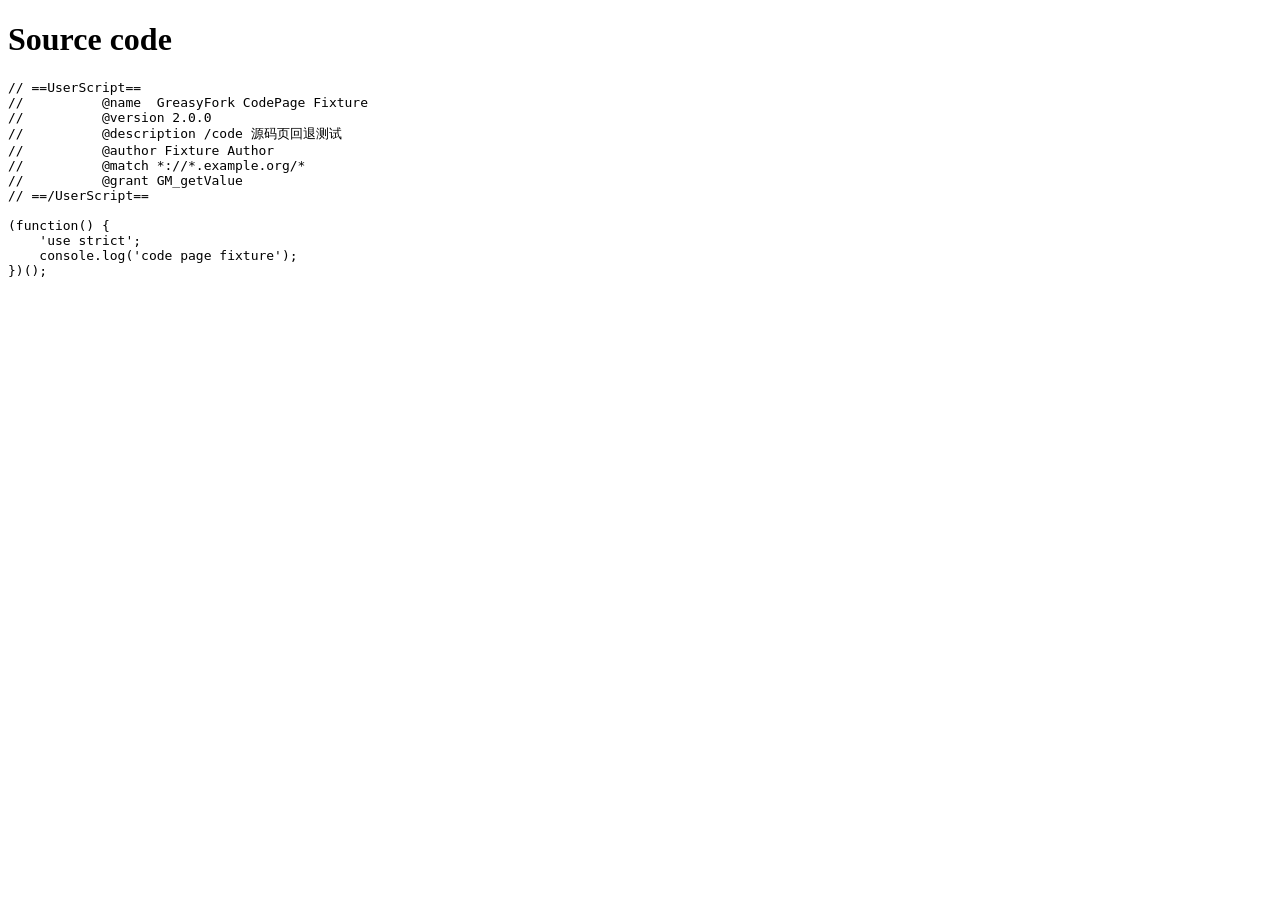
<file: tests/fixtures/greasyfork/code_page.html>
<!doctype html>
<html><head>
<meta charset="utf-8">
<title>Source code for GreasyFork CodePage Fixture</title>
</head><body>
<h1>Source code</h1>
<pre class="prettyprint lang-js">
// ==UserScript==
//          @name  GreasyFork CodePage Fixture
//          @version 2.0.0
//          @description /code 源码页回退测试
//          @author Fixture Author
//          @match *://*.example.org/*
//          @grant GM_getValue
// ==/UserScript==

(function() {
    'use strict';
    console.log('code page fixture');
})();
</pre>
</body></html>
</file>
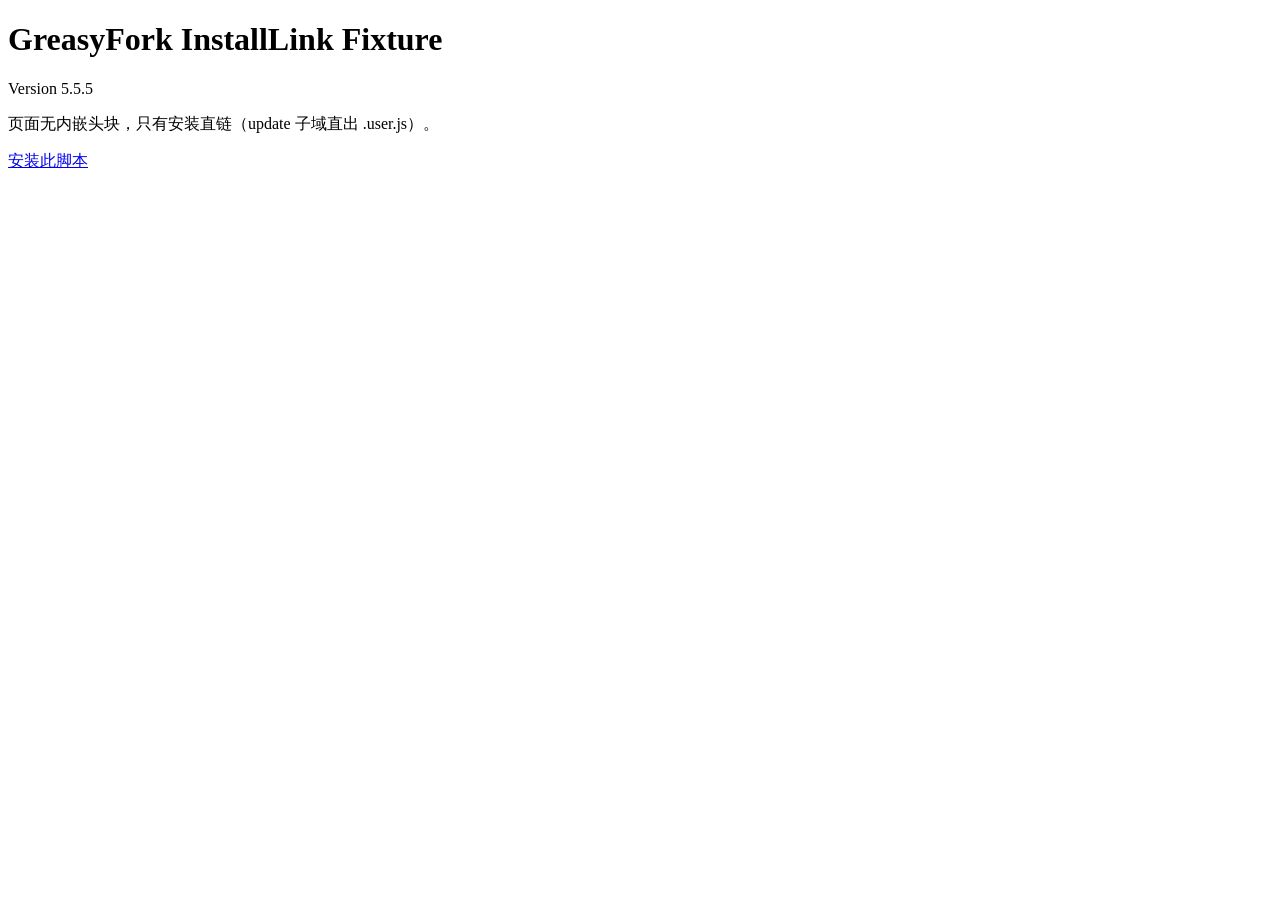
<file: tests/fixtures/greasyfork/page_install_link.html>
<!doctype html>
<html><head>
<meta charset="utf-8">
<meta name="description" content="GreasyFork fixture page with install link only">
<title>GreasyFork InstallLink Fixture | Greasy Fork</title>
</head><body>
<div class="script-header">
  <h1>GreasyFork InstallLink Fixture</h1>
  <span class="version">Version 5.5.5</span>
</div>
<p>页面无内嵌头块，只有安装直链（update 子域直出 .user.js）。</p>
<a class="install" href="https://update.greasyfork.org/scripts/776/GreasyFork-InstallLink-Fixture.user.js" data-turbo="false">安装此脚本</a>
</body></html>
</file>
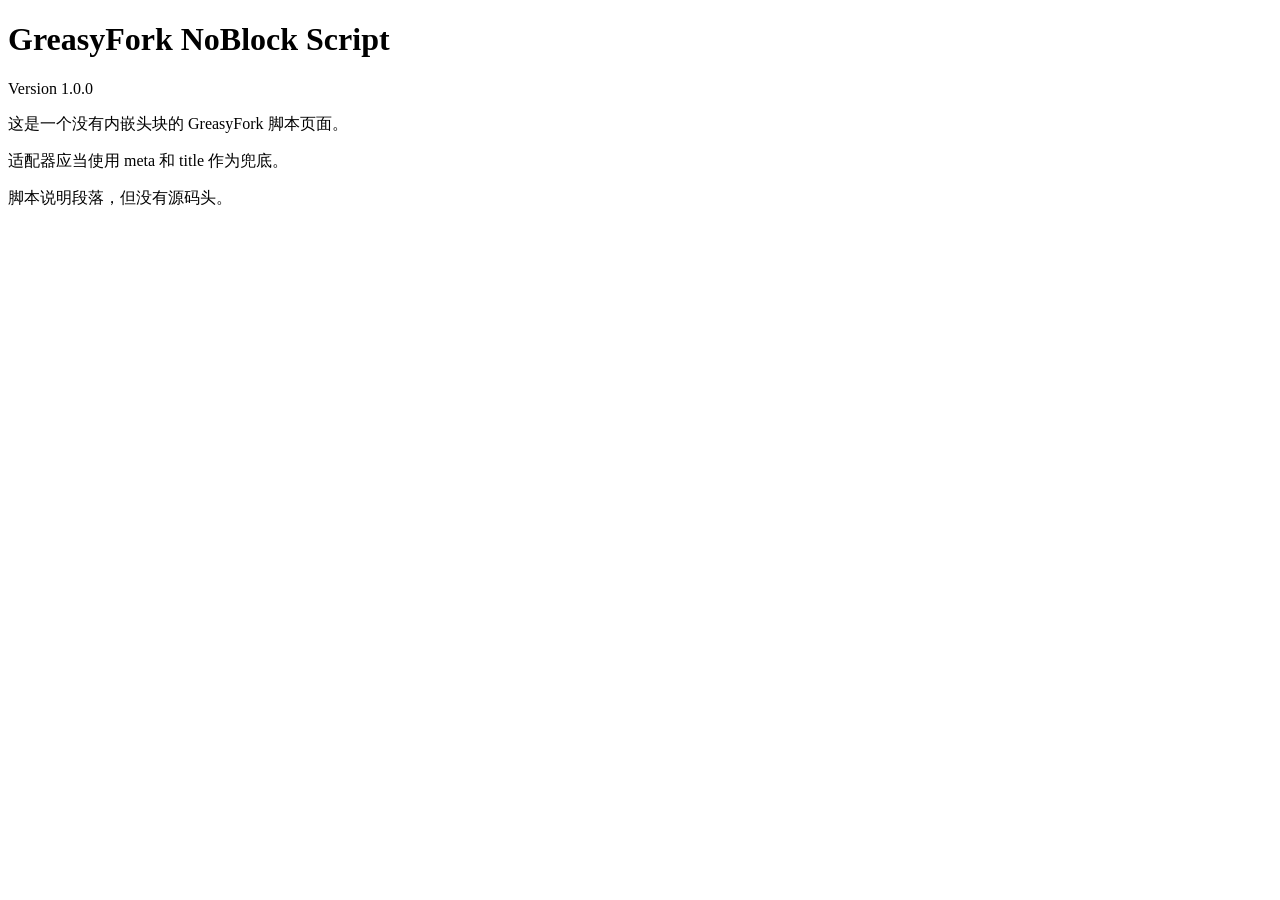
<file: tests/fixtures/greasyfork/page_no_block.html>
<!doctype html>
<html><head>
<meta charset="utf-8">
<meta name="description" content="GreasyFork fixture page without inline block">
<meta name="author" content="Fixture Site">
<title>GreasyFork NoBlock Script | Greasy Fork</title>
</head><body>
<div class="script-header">
  <h1>GreasyFork NoBlock Script</h1>
  <span class="version">Version 1.0.0</span>
</div>
<div class="script-info">
  <p>这是一个没有内嵌头块的 GreasyFork 脚本页面。</p>
  <p>适配器应当使用 meta 和 title 作为兜底。</p>
</div>
<p>脚本说明段落，但没有源码头。</p>
</body></html>
</file>
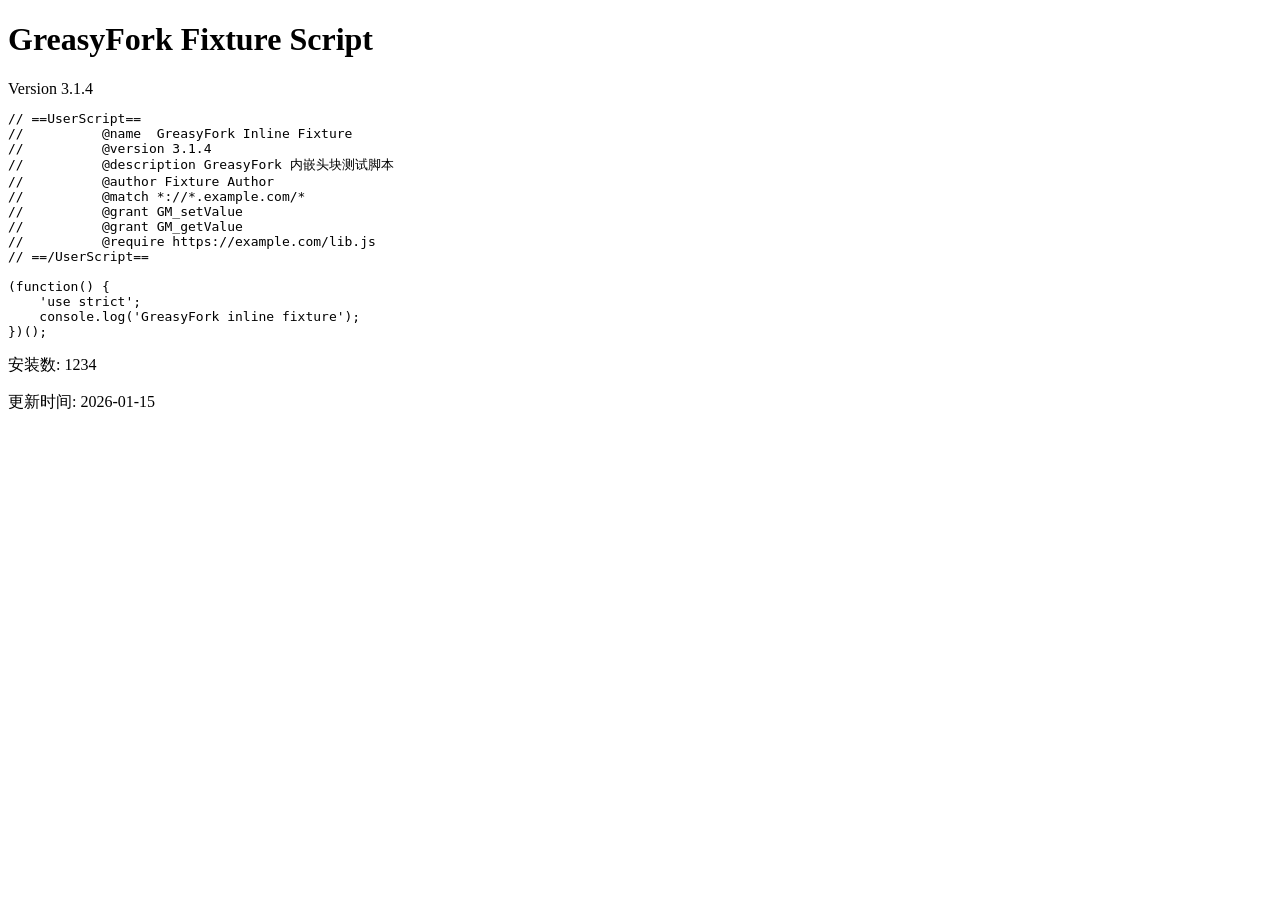
<file: tests/fixtures/greasyfork/page_with_block.html>
<!doctype html>
<html><head>
<meta charset="utf-8">
<meta name="description" content="GreasyFork fixture page with inline script block">
<meta name="author" content="Fixture Site">
<title>GreasyFork Fixture Script | Greasy Fork</title>
</head><body>
<div class="script-header">
  <h1>GreasyFork Fixture Script</h1>
  <span class="version">Version 3.1.4</span>
</div>
<pre class="prettyprint lang-js">
// ==UserScript==
//          @name  GreasyFork Inline Fixture
//          @version 3.1.4
//          @description GreasyFork 内嵌头块测试脚本
//          @author Fixture Author
//          @match *://*.example.com/*
//          @grant GM_setValue
//          @grant GM_getValue
//          @require https://example.com/lib.js
// ==/UserScript==

(function() {
    'use strict';
    console.log('GreasyFork inline fixture');
})();
</pre>
<div class="script-info">
  <p>安装数: 1234</p>
  <p>更新时间: 2026-01-15</p>
</div>
</body></html>
</file>
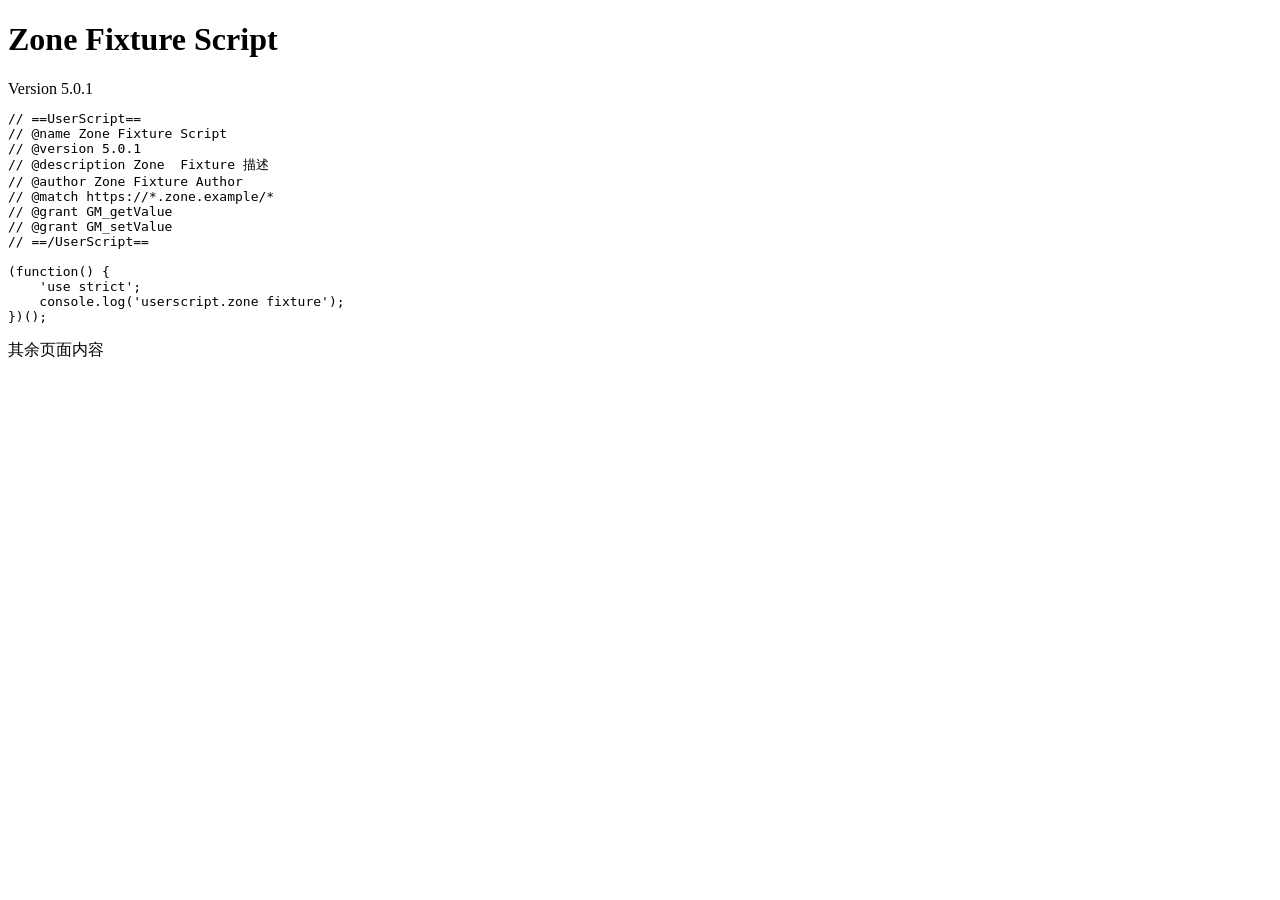
<file: tests/fixtures/userscriptzone/page_fixture.html>
<!doctype html>
<html><head>
<meta charset="utf-8">
<title>userscript.zone Fixture Script</title>
</head><body>
<div class="script-info">
  <h1>Zone Fixture Script</h1>
  <span>Version 5.0.1</span>
</div>
<pre class="source">
// ==UserScript==
// @name Zone Fixture Script
// @version 5.0.1
// @description Zone  Fixture 描述
// @author Zone Fixture Author
// @match https://*.zone.example/*
// @grant GM_getValue
// @grant GM_setValue
// ==/UserScript==

(function() {
    'use strict';
    console.log('userscript.zone fixture');
})();
</pre>
<p>其余页面内容</p>
</body></html>
</file>
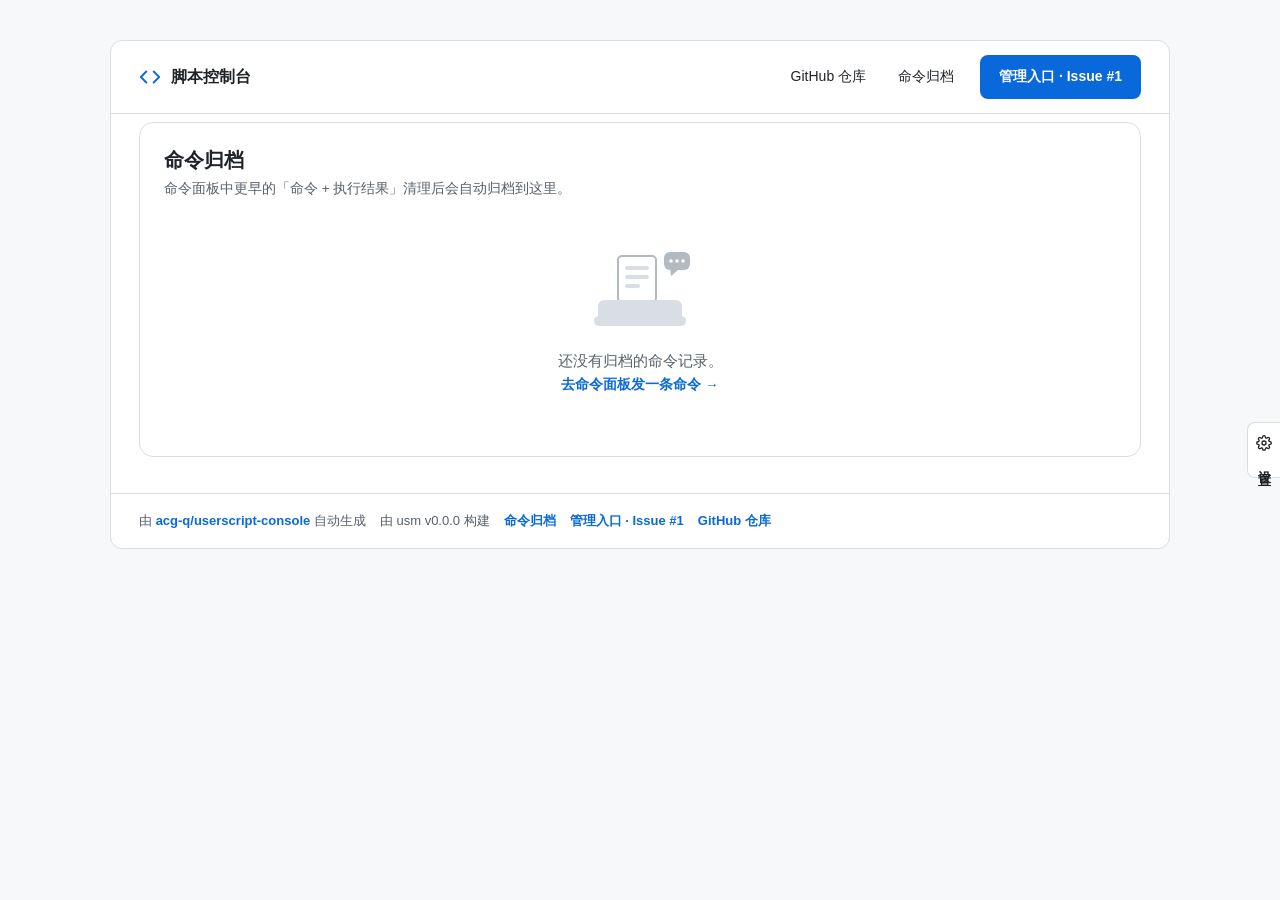
<file: tests/snapshot/site/commands/page-1.html>
<!DOCTYPE html>
<html lang="zh-CN" data-theme="github-light">
<head>
<meta charset="UTF-8">
<meta name="viewport" content="width=device-width, initial-scale=1.0, viewport-fit=cover">
<title>命令归档 · 第 1 页</title>
<meta name="generator" content="usm v0.0.0">
<link rel="icon" href="data:image/svg+xml,<svg xmlns=%22http://www.w3.org/2000/svg%22 viewBox=%220 0 24 24%22><text y=%2215%22 font-size=%2224%22 text-anchor=%22middle%22 fill=%22%233b82f6%22>📜</text></svg>">
<style>
:root, [data-theme="github-light"] {
  --brand: #0969da;
  --brand-hover: #0860ca;
  --brand-fade: #0969da66;
  --on-accent: #fff;
  --primary: #1f883d;
  --primary-hover: #1a7f37;
  --bg: #ffffff;
  --bg-subtle: #f6f8fa;
  --page-bg: #f6f8fa;
  --hero-bg: #f6f8fa;
  --hero-fg: #1f2328;
  --hero-sub: #57606a;
  --text: #1f2328;
  --text-muted: #57606a;
  --border: #d8dee4;
  --border-strong: #b1b9c1;
  --success: #1a7f37;
  --success-bg: #dafbe1;
  --danger: #cf222e;
  --info-bg: #ddf4ff;
  --info-text: #0969da;
  --warn-bg: #fff8c5;
  --warn-text: #9a6700;
  --neutral-bg: #eaeef2;
  --tip-bg: #24292f;
  --tip-fg: #ffffff;
  --radius-card: 12px;
  --radius-btn: 8px;
  --radius-pill: 999px;
  --font-ui: -apple-system, "Segoe UI", "Microsoft YaHei", sans-serif;
  --font-mono: ui-monospace, "Cascadia Code", Consolas, monospace;
}
[data-theme="terminal-dark"] {
  --brand: #3fb950;
  --brand-hover: #58d66d;
  --brand-fade: #3fb95066;
  --on-accent: #0c110d;
  --primary: #3fb950;
  --primary-hover: #58d66d;
  --bg: #191f1a;
  --bg-subtle: #0b0e0c;
  --page-bg: #101411;
  --hero-bg: #0b0e0c;
  --hero-fg: #eef1ef;
  --hero-sub: #898f8a;
  --text: #eef1ef;
  --text-muted: #898f8a;
  --border: #2c302c;
  --border-strong: #3b403b;
  --success: #3fb950;
  --success-bg: #12351d;
  --danger: #d61f1f;
  --info-bg: #12351d;
  --info-text: #3fb950;
  --warn-bg: #2c302c;
  --warn-text: #b1b4b1;
  --neutral-bg: #2c302c;
  --tip-bg: #d0d2d1;
  --tip-fg: #101411;
}
[data-theme="vivid-purple"] {
  --brand: #6e56cf;
  --brand-hover: #5b45c0;
  --brand-fade: #6e56cf66;
  --on-accent: #fff;
  --primary: linear-gradient(135deg, #6e56cf, #8b5cf6);
  --primary-hover: linear-gradient(135deg, #5d47c4, #7d51e2);
  --bg: #ffffff;
  --bg-subtle: #f6f3ff;
  --page-bg: #faf9ff;
  --hero-bg: linear-gradient(135deg, #6e56cf, #8b5cf6 55%, #a855f7);
  --hero-fg: #fff;
  --hero-sub: #e9e4ff;
  --text: #211d2e;
  --text-muted: #695f8a;
  --border: #ece8f8;
  --border-strong: #ddd6f5;
  --success: #188947;
  --success-bg: #dcfce7;
  --danger: #d61f1f;
  --info-bg: #ede9fe;
  --info-text: #6e56cf;
  --warn-bg: #fef3c7;
  --warn-text: #92610a;
  --neutral-bg: #ede9fe;
  --tip-bg: #24292f;
  --tip-fg: #ffffff;
}

* { box-sizing: border-box; }
[hidden] { display: none !important; }
html { -webkit-text-size-adjust: 100%; }
body { margin: 0; padding: 40px 16px; font-family: var(--font-ui); background: var(--page-bg); color: var(--text); }
code { font-family: var(--font-mono); }
a { color: var(--brand); text-decoration: none; }
a:hover { text-decoration: underline; }

.frame { max-width: 1060px; margin: 0 auto; background: var(--bg); border: 1px solid var(--border); border-radius: 12px; overflow: hidden; }

.nav { display: flex; align-items: center; gap: 20px; padding: 14px 28px; border-bottom: 1px solid var(--border); flex-wrap: nowrap; min-width: 0; }
.brand { display: flex; align-items: center; gap: 10px; font-weight: 700; font-size: 16px; min-width: 0; }
.brand svg { color: var(--brand); display: block; flex: none; }
a.brand { color: var(--text); }
a.brand:hover { text-decoration: none; color: var(--brand); }
.brand-short { display: none; }
.back { display: inline-flex; align-items: center; gap: 6px; min-height: 44px; font-size: 14px; font-weight: 600; margin-bottom: 6px; }
.nav .spacer { flex: 1; }
.nav a.link { color: var(--text); font-size: 14px; font-weight: 500; padding: 10px 6px; min-height: 44px; display: inline-flex; align-items: center; white-space: nowrap; }
.nav a.link:hover { color: var(--brand); text-decoration: none; }
.nav-btn .btn-label-short { display: none; }

.btn { display: inline-flex; align-items: center; justify-content: center; gap: 6px; min-height: 44px; padding: 0 18px; border-radius: var(--radius-btn); font-size: 14px; font-weight: 600; text-decoration: none; cursor: pointer; border: 1px solid transparent; white-space: nowrap; transition: background .15s ease, border-color .15s ease; }
.btn:hover { text-decoration: none; }
.btn:focus-visible, .chip:focus-visible, .nav a.link:focus-visible { outline: 2px solid var(--brand); outline-offset: 2px; }
.btn.nav-btn { background: var(--brand); color: var(--on-accent); }
.btn.nav-btn:hover { background: var(--brand-hover); }
.btn.primary { background: var(--primary); color: var(--on-accent); }
.btn.primary:hover { background: var(--primary-hover); }
.btn.primary.disabled { background: var(--neutral-bg); color: var(--text-muted); border-color: var(--border); cursor: not-allowed; }
.btn.primary.disabled:hover { background: var(--neutral-bg); }
.btn.ghost { background: var(--bg-subtle); border-color: var(--border); color: var(--text); }
.btn.ghost:hover { background: var(--neutral-bg); border-color: var(--border-strong); }
.btn.big { min-height: 48px; padding: 0 24px; font-size: 15px; }

.hero { padding: 36px 28px 28px; background: var(--hero-bg); border-bottom: 1px solid var(--border); }
.hero h1 { margin: 0 0 8px; font-size: 28px; letter-spacing: -.01em; color: var(--hero-fg); }
.hero .sub { margin: 0 0 20px; font-size: 15px; line-height: 1.6; max-width: 640px; color: var(--hero-sub); }
.stats { display: flex; gap: 12px; flex-wrap: wrap; }
.stat { flex: 1; min-width: 150px; padding: 14px 16px; border-radius: 10px; background: var(--bg); border: 1px solid var(--border); }
.stat b { display: block; font-size: 24px; line-height: 1.2; color: var(--brand); }
.stat span { font-size: 13px; color: var(--text-muted); }

main { padding: 8px 28px 36px; }
.sec { display: flex; align-items: center; gap: 12px; flex-wrap: wrap; margin: 26px 0 14px; font-size: 18px; }
.filters { display: inline-flex; gap: 6px; }
.chip { font-size: 13px; padding: 7px 14px; border-radius: var(--radius-pill); cursor: pointer; border: 1px solid var(--border); background: var(--bg); color: var(--text-muted); font-family: var(--font-ui); min-height: 34px; }
.chip:hover { border-color: var(--border-strong); }
.chip.active { background: var(--brand); border-color: var(--brand); color: var(--on-accent); }

 
#listSentinel { height: 1px; }
#loadMore { display: flex; margin: 16px auto 0; min-width: 172px; }
#loadMore[disabled] { opacity: .7; cursor: progress; }
.list-end { margin: 16px 0 0; text-align: center; font-size: 13px; color: var(--text-muted); }

.script-card { display: grid; grid-template-columns: 1.3fr 1fr auto; gap: 18px; padding: 18px; border-radius: var(--radius-card); margin-bottom: 12px; align-items: start; background: var(--bg); border: 1px solid var(--border); }
.script-card:hover { border-color: var(--brand-fade); }
.sc-title { display: flex; align-items: center; gap: 8px; flex-wrap: wrap; margin-bottom: 6px; }
.sc-title h3 { margin: 0; font-size: 16px; }
.pill { font-size: 12px; font-weight: 600; padding: 3px 10px; border-radius: var(--radius-pill); }
.pill.type-self { background: var(--info-bg); color: var(--info-text); }
.pill.type-sync { background: var(--warn-bg); color: var(--warn-text); }
.pill.ver { background: var(--bg-subtle); color: var(--text-muted); border: 1px solid var(--border); }
.status { font-size: 13px; display: inline-flex; align-items: center; gap: 6px; color: var(--success); }
.status.off { color: var(--danger); }
.dot { width: 8px; height: 8px; border-radius: 50%; background: var(--success); display: inline-block; }
.status.off .dot { background: var(--danger); }
.sc-desc { margin: 0 0 6px; font-size: 14px; line-height: 1.55; }
.sc-meta { margin: 0; font-size: 12.5px; color: var(--text-muted); }
.sc-meta code { padding: 2px 6px; border-radius: 5px; font-size: 12px; background: var(--bg-subtle); border: 1px solid var(--border); }

.sc-disc { border-radius: 10px; padding: 12px 14px; font-size: 13px; background: var(--bg-subtle); border: 1px solid var(--border); }
.disc-head { display: flex; align-items: center; gap: 8px; flex-wrap: wrap; font-weight: 600; font-size: 13px; margin-bottom: 8px; }
.disc-head svg { flex: none; color: var(--brand); }
.disc-head .grow { flex: 1; }
.disc-head a { font-size: 13px; font-weight: 600; }
.badge { font-size: 12px; font-weight: 600; padding: 2px 9px; border-radius: var(--radius-pill); display: inline-flex; align-items: center; gap: 4px; background: var(--success-bg); color: var(--success); }
.badge.plain { background: var(--neutral-bg); color: var(--text-muted); }
.disc-latest { margin: 0; line-height: 1.55; }
.disc-who { display: block; margin-top: 4px; font-size: 12px; color: var(--text-muted); }

.sc-actions { display: flex; flex-direction: column; gap: 8px; }
.empty-state { text-align: center; color: var(--text-muted); padding: 36px 16px; }
.empty-state svg { display: block; margin: 0 auto 12px; }
.empty-state p { margin: 0; font-size: 14.5px; line-height: 1.6; }
.empty-state p a { font-weight: 600; font-size: 13.5px; }
.empty-state .es-doc { fill: var(--bg); stroke: var(--border-strong); stroke-width: 2; }
.empty-state .es-line { fill: var(--border); }
.empty-state .es-tray, .empty-state .es-lip { fill: var(--border); }
.empty-state .es-bub rect, .empty-state .es-bub path { fill: var(--border-strong); }
.empty-state .es-bub circle { fill: var(--bg); }
.empty-state.sm { padding: 14px 8px; }
.empty-state.sm svg { width: 56px; height: auto; margin-bottom: 8px; }
.empty-state.sm p { font-size: 13px; }

.detail-card { border-radius: 14px; padding: 24px; background: var(--bg); border: 1px solid var(--border); }
.d-head { display: flex; align-items: flex-start; justify-content: space-between; gap: 16px; flex-wrap: wrap; }
.d-head h3 { margin: 0 0 8px; font-size: 22px; }
.d-pills { display: flex; gap: 8px; align-items: center; flex-wrap: wrap; }
.d-meta { display: flex; gap: 18px; flex-wrap: wrap; font-size: 13.5px; margin: 16px 0; padding: 12px 0; border-bottom: 1px solid var(--border); color: var(--text-muted); }
.d-meta i { font-style: normal; opacity: .7; margin-right: 4px; }
.d-meta code { background: var(--bg-subtle); border: 1px solid var(--border); border-radius: 5px; padding: 1px 6px; font-size: 12.5px; }

.d-doc h1, .d-doc h2, .d-doc h3, .d-doc h4 { margin: 18px 0 8px; font-size: 17px; }
.d-doc h4 { font-size: 15px; }
.d-doc p, .d-doc li { font-size: 14.5px; line-height: 1.65; }
.d-doc p { margin: 0 0 10px; }
.d-doc ul, .d-doc ol { padding-left: 24px; }
.d-doc code { padding: 1px 6px; border-radius: 5px; font-size: 13px; background: var(--bg-subtle); border: 1px solid var(--border); }
.d-doc pre { background: var(--bg-subtle); border: 1px solid var(--border); border-radius: 8px; padding: 12px; overflow-x: auto; }
.d-doc pre code { background: none; border: none; padding: 0; }
.d-doc table { border-collapse: collapse; width: 100%; margin: 16px 0; font-size: 14px; }
.d-doc th, .d-doc td { border: 1px solid var(--border); padding: 8px 12px; text-align: left; }
.d-doc th { background: var(--bg-subtle); }
.d-doc blockquote { margin: 12px 0; padding: 2px 14px; border-left: 3px solid var(--border); color: var(--text-muted); }
.d-doc img { max-width: 100%; }

.d-disc { margin-top: 20px; border-radius: 12px; padding: 16px; background: var(--bg-subtle); border: 1px solid var(--border); }
.d-disc .disc-head { font-size: 14px; margin-bottom: 12px; }
.cmt { display: grid; grid-template-columns: 32px 1fr; gap: 0 10px; padding: 12px 0; border-top: 1px solid var(--border); font-size: 14px; }
.cmt:first-of-type { border-top: none; padding-top: 2px; }
.cmt-av { position: relative; width: 32px; height: 32px; border-radius: 50%; display: flex; align-items: center; justify-content: center; font-size: 13.5px; font-weight: 700; color: #fff; user-select: none; }
.cmt-av-img { position: absolute; inset: 0; width: 100%; height: 100%; border-radius: 50%; object-fit: cover; }
.cmt-av.av0 { background: #0969da; }
.cmt-av.av1 { background: #1a7f37; }
.cmt-av.av2 { background: #8250df; }
.cmt-av.av3 { background: #bf3989; }
.cmt-av.av4 { background: #bc4c00; }
.cmt-main { min-width: 0; }
.cmt-head { display: flex; align-items: baseline; gap: 8px; flex-wrap: wrap; margin-bottom: 2px; }
.cmt-head b { font-size: 13.5px; }
.cmt time { font-size: 12px; color: var(--text-muted); }
.cmt p { margin: 2px 0 0; line-height: 1.6; overflow-wrap: anywhere; white-space: pre-line; }
.cmt.owner .cmt-head b::after { content: "· 仓库所有者"; color: var(--success); font-weight: 600; margin-left: 6px; font-size: 12px; }
.answer-tag { font-size: 11px; font-weight: 600; padding: 1px 7px; border-radius: var(--radius-pill); background: var(--success-bg); color: var(--success); white-space: nowrap; }
.cmt-replies { margin: 8px 0 0; padding-left: 12px; border-left: 2px solid var(--border); }
.cmt-replies .cmt { grid-template-columns: 24px 1fr; padding: 8px 0; border-top: none; }
.cmt-replies .cmt + .cmt { border-top: 1px solid var(--border); }
.cmt-replies .cmt:first-child { padding-top: 2px; }
.cmt-replies .cmt-av { width: 24px; height: 24px; font-size: 11.5px; }
.cmt-replies .cmt p { font-size: 13px; }
.cmt-replies .cmt-replies { padding-left: 10px; }
.cmt p.quoted { padding: 4px 10px; border-left: 3px solid var(--brand); background: var(--bg); border-radius: 0 6px 6px 0; color: var(--text-muted); }

 
.ucard { position: fixed; z-index: 100; width: 300px; padding: 16px; border-radius: 12px; background: var(--bg); border: 1px solid var(--border); box-shadow: 0 12px 32px rgba(0, 0, 0, .16), 0 2px 8px rgba(0, 0, 0, .08); opacity: 0; transform: translateY(4px); transition: opacity .15s ease, transform .15s ease; pointer-events: none; }
.ucard.show { opacity: 1; transform: translateY(0); pointer-events: auto; }
.uc-top { display: flex; gap: 12px; align-items: center; }
.uc-ava { width: 56px; height: 56px; border-radius: 50%; border: 1px solid var(--border); flex: none; background: var(--bg-subtle); }
.uc-id { min-width: 0; }
.uc-name { font-size: 15px; font-weight: 700; line-height: 1.3; overflow: hidden; text-overflow: ellipsis; white-space: nowrap; }
.uc-login { font-size: 13px; color: var(--text-muted); }
.uc-bio { margin: 10px 0 0; font-size: 13px; line-height: 1.5; display: -webkit-box; -webkit-line-clamp: 2; -webkit-box-orient: vertical; overflow: hidden; }
.uc-meta { display: flex; gap: 14px; flex-wrap: wrap; margin-top: 10px; font-size: 12.5px; color: var(--text-muted); }
.uc-meta a { color: var(--brand); }
.uc-stats { display: flex; margin-top: 12px; padding: 10px 0; border-top: 1px solid var(--border); border-bottom: 1px solid var(--border); }
.uc-stat { flex: 1; text-align: center; }
.uc-stat b { display: block; font-size: 15px; color: var(--brand); font-variant-numeric: tabular-nums; }
.uc-stat span { font-size: 12px; color: var(--text-muted); }
.uc-link { display: flex; align-items: center; justify-content: center; margin-top: 12px; padding: 7px 0; border-radius: 8px; background: var(--bg-subtle); border: 1px solid var(--border); color: var(--brand); font-size: 13px; font-weight: 600; text-decoration: none; min-height: 34px; }
.uc-link:hover { background: var(--neutral-bg); }
.uc-sk { background: linear-gradient(90deg, var(--bg-subtle) 25%, var(--neutral-bg) 50%, var(--bg-subtle) 75%); background-size: 200% 100%; animation: uc-shimmer 1.2s infinite linear; border-radius: 6px; }
@keyframes uc-shimmer { to { background-position: -200% 0; } }
.uc-sk-ava { width: 56px; height: 56px; border-radius: 50%; flex: none; }
.uc-sk-l1 { height: 14px; width: 55%; margin-bottom: 8px; }
.uc-sk-l2 { height: 12px; width: 35%; }
.uc-sk-row { height: 36px; margin-top: 14px; }
@media (prefers-reduced-motion: reduce) { .ucard { transition: none; } }
.d-disc .btn { margin-top: 12px; }

 
.disc-badges { display: inline-flex; align-items: center; gap: 6px; flex-wrap: wrap; }
.disc-ver { position: relative; font-size: 13.5px; }
.disc-ver-btn { display: inline-flex; align-items: center; gap: 5px; border: none; background: transparent; color: var(--brand); font: inherit; font-size: 13.5px; font-weight: 600; cursor: pointer; padding: 6px 6px; border-radius: 8px; min-height: 34px; }
.disc-ver-btn:hover { color: var(--brand-hover); }
.disc-ver-btn:focus-visible { outline: 2px solid var(--brand); outline-offset: 2px; }
.disc-ver-btn .chev { transition: transform .15s ease; flex: none; }
.disc-ver-btn[aria-expanded="true"] .chev { transform: rotate(180deg); }
.disc-ver-menu { position: absolute; right: 0; top: calc(100% + 8px); z-index: 30; min-width: 224px; padding: 6px; border-radius: 12px; background: var(--bg); border: 1px solid var(--border); box-shadow: 0 12px 32px rgba(0, 0, 0, .16), 0 2px 8px rgba(0, 0, 0, .06); }
.disc-ver-menu[hidden] { display: none; }
.disc-ver-item { display: flex; width: 100%; align-items: center; gap: 8px; border: none; background: transparent; font: inherit; font-size: 13.5px; color: var(--text); padding: 9px 10px; border-radius: 8px; cursor: pointer; text-align: left; min-height: 40px; }
.disc-ver-item:hover { background: var(--neutral-bg); }
.disc-ver-item:focus-visible { outline: 2px solid var(--brand); outline-offset: -2px; }
.disc-ver-item[aria-selected="true"] { color: var(--brand); font-weight: 600; }
.disc-ver-item .num { margin-left: auto; font-size: 12px; color: var(--text-muted); font-weight: 400; }

footer.foot { padding: 18px 28px; font-size: 13px; display: flex; gap: 14px; flex-wrap: wrap; align-items: center; color: var(--text-muted); border-top: 1px solid var(--border); }
footer.foot a { font-weight: 600; }

 
.cmd-title { margin: 0 0 6px; font-size: 20px; }
.cmd-sub { margin: 0 0 16px; font-size: 13.5px; color: var(--text-muted); }
.cmd-item { padding: 14px 0; border-top: 1px solid var(--border); }
.cmd-item:first-of-type { border-top: none; padding-top: 4px; }
.cmd-line { display: flex; align-items: center; gap: 10px; flex-wrap: wrap; font-size: 13px; margin-bottom: 6px; }
.cmd-line b { font-size: 13.5px; }
.cmd-line time { color: var(--text-muted); font-size: 12.5px; }
.cmd-no { margin-left: auto; font-size: 12px; color: var(--text-muted); font-family: var(--font-mono); }
.cmd-item > pre, .cmd-res pre { margin: 0; padding: 10px 12px; border-radius: 8px; background: var(--bg-subtle); border: 1px solid var(--border); font-family: var(--font-mono); font-size: 12.5px; line-height: 1.6; white-space: pre-wrap; overflow-wrap: anywhere; }
.cmd-res { margin-top: 8px; padding-left: 14px; border-left: 2px solid var(--border); }
.cmd-res .cmd-line { margin-bottom: 4px; }
.cmd-none { margin: 8px 0 0; font-size: 13px; color: var(--text-muted); }
.pager { display: flex; align-items: center; justify-content: center; gap: 14px; margin-top: 20px; }
.pager-now { font-size: 13.5px; color: var(--text-muted); }

[data-tip] { position: relative; }
[data-tip]::after {
  content: attr(data-tip);
  position: absolute; bottom: calc(100% + 8px); left: 50%;
  transform: translateX(-50%);
  background: var(--tip-bg); color: var(--tip-fg);
  padding: 5px 10px; border-radius: 6px; font-size: 12px; font-weight: 500;
  white-space: nowrap; pointer-events: none; z-index: 20;
  opacity: 0; transition: opacity .12s ease;
}
[data-tip]::before {
  content: ""; position: absolute; bottom: calc(100% + 4px); left: 50%;
  transform: translateX(-50%) rotate(45deg);
  width: 8px; height: 8px; background: var(--tip-bg);
  opacity: 0; transition: opacity .12s ease; pointer-events: none; z-index: 20;
}
[data-tip]:hover::after, [data-tip]:hover::before,
[data-tip]:focus-within::after, [data-tip]:focus-within::before { opacity: 1; }

 

 
@media (max-width: 900px) {
  .script-card { grid-template-columns: 1fr 1fr; }
  .sc-main { grid-column: 1 / -1; }
  .sc-actions { grid-column: 1 / -1; flex-direction: row; flex-wrap: wrap; }
  .sc-actions .btn { flex: 1; min-width: 120px; }
  .hero h1 { font-size: 26px; }
}

 
@media (max-width: 600px) {
  body { padding: 16px 8px; padding-bottom: calc(env(safe-area-inset-bottom, 0) + 16px); }

   
  .nav { padding: 10px 16px; gap: 10px; flex-wrap: nowrap; min-width: 0; }
  .brand { font-size: 15px; gap: 8px; }
  .brand-full { display: none; }
  .brand-short { display: inline; }
  .nav a.link { display: none; }
  .nav-btn .btn-label-full { display: none; }
  .nav-btn .btn-label-short { display: inline; }
  .nav-btn { padding: 0 14px; }

  .hero { padding: 22px 16px 18px; }
  .hero h1 { font-size: 22px; }
  .hero .sub { font-size: 13.5px; }

   
  .stats {
    display: grid;
    grid-template-columns: 1fr 1fr;
    gap: 8px;
  }
  .stat { min-width: 0; flex: none; padding: 10px 12px; }
  .stat:last-child { grid-column: 1 / -1; }
  .stat b { font-size: 20px; }
  .stat span { font-size: 12px; }

  main { padding: 4px 16px 24px; }
  .sec { font-size: 16px; margin: 20px 0 12px; }
  .chip { padding: 8px 12px; font-size: 12px; min-height: 44px; }

  .script-card { grid-template-columns: 1fr; gap: 12px; padding: 14px; }
  .sc-title h3 { font-size: 15px; }
  .sc-desc { font-size: 13.5px; }

   
  .sc-actions { flex-direction: row; flex-wrap: nowrap; gap: 8px; }
  .sc-actions .btn { flex: 1 1 0; min-width: 0; padding: 0 10px; font-size: 13px; }

  .detail-card { padding: 16px; border-radius: 12px; }
  .d-head { flex-direction: column; align-items: stretch; gap: 12px; }
  .d-head h3 { font-size: 18px; }
  .d-head .btn.big { width: 100%; }
  .d-meta { gap: 12px; font-size: 12.5px; }
  .d-doc h4 { font-size: 14px; }
  .d-doc p { font-size: 14px; }

  .d-disc { padding: 12px; }
  .d-disc .disc-head { font-size: 13px; }
  .cmt { font-size: 13.5px; }
  .d-disc .btn { width: 100%; }

   
  .disc-ver-btn { min-height: 44px; }
  .disc-ver-menu { min-width: 196px; }
  .disc-ver-item { min-height: 44px; }

  footer.foot { padding: 14px 16px; font-size: 12px; gap: 10px; }

  .seg-control button { padding: 4px 8px; font-size: 11px; }

   
  .theme-rail {
    top: auto; bottom: calc(env(safe-area-inset-bottom, 0) + 16px);
    transform: translateX(calc(100% - 34px));
    flex-direction: row; padding: 10px 8px; gap: 6px;
    border-radius: 10px 0 0 10px;
  }
  .theme-rail:focus-visible,
  .theme-rail[aria-expanded="true"] { transform: translateX(0); }
  .rail-text { writing-mode: horizontal-tb; font-size: 12px; letter-spacing: 1px; }

  .settings-drawer {
    width: min(340px, 88vw);
    padding: 16px;
    padding-bottom: calc(env(safe-area-inset-bottom, 0) + 16px);
  }
  .theme-list { grid-template-columns: 1fr; }
}

@media (prefers-reduced-motion: reduce) {
  * { transition: none !important; animation: none !important; }
}

.theme-rail { position: fixed; right: 0; top: 50%; transform: translateY(-50%); display: flex; flex-direction: column; align-items: center; gap: 8px; padding: 12px 7px; background: var(--bg); border: 1px solid var(--border); border-right: none; border-radius: 8px 0 0 8px; cursor: pointer; z-index: 60; color: var(--text); transition: background .15s ease, transform .2s ease; }
.theme-rail:hover { background: var(--bg-subtle); }
.theme-rail:focus-visible { outline: 2px solid var(--brand); outline-offset: 2px; }
.rail-text { writing-mode: vertical-rl; font-size: 13px; font-weight: 600; letter-spacing: 3px; }
.sd-overlay { position: fixed; inset: 0; background: rgba(14, 17, 22, .4); opacity: 0; visibility: hidden; transition: opacity .2s ease, visibility .2s; z-index: 70; }
.sd-overlay.open { opacity: 1; visibility: visible; }
.settings-drawer { position: fixed; top: 0; right: 0; height: 100%; width: 340px; box-sizing: border-box; padding: 20px; background: var(--bg); border-left: 1px solid var(--border); box-shadow: -8px 0 30px rgba(0, 0, 0, .12); transform: translateX(100%); visibility: hidden; transition: transform .2s ease, visibility .2s; z-index: 80; overflow-y: auto; }
.settings-drawer.open { transform: translateX(0); visibility: visible; }
.sd-head { display: flex; align-items: center; justify-content: space-between; }
.sd-head h3 { margin: 0; font-size: 16px; color: var(--text); }
.sd-close { border: none; background: transparent; font-size: 20px; line-height: 1; cursor: pointer; padding: 4px 8px; border-radius: 6px; color: var(--text-muted); }
.sd-close:hover { background: var(--neutral-bg); }
.sd-group h4 { margin: 18px 0 8px; font-size: 12px; font-weight: 600; color: var(--text-muted); }
.sd-soon { margin: 0; font-size: 13px; color: var(--text-muted); opacity: .75; }
.theme-list { list-style: none; margin: 0; padding: 0; display: grid; grid-template-columns: repeat(2, 1fr); gap: 8px; }
.theme-list button { display: flex; flex-direction: column; width: 100%; padding: 0; overflow: hidden; border-radius: 8px; border: 1px solid var(--border); background: var(--bg); font-size: 14px; font-family: inherit; color: var(--text); cursor: pointer; text-align: left; transition: background .15s ease, border-color .15s ease; }
.theme-list button:hover { background: var(--bg-subtle); }
.theme-list button[aria-pressed="true"] { border-color: var(--text); background: var(--bg-subtle); }
.tl-label { display: flex; align-items: center; gap: 10px; padding: 8px 12px; font-weight: 400; }
.theme-list button[aria-pressed="true"] .tl-label { font-weight: 600; }
.tl-preview { display: flex; flex-direction: column; border-bottom: 1px solid var(--pv-card-bd); }
.tl-preview .pv-bar { padding: 5px 8px; }
.tl-preview .pv-brand { width: 28px; height: 6px; }
.tl-preview .pv-link { width: 12px; height: 4px; }
.tl-preview .pv-pill { width: 24px; height: 9px; }
.tl-preview .pv-hero { padding: 6px 8px 7px; }
.tl-preview .pv-title { height: 7px; }
.tl-preview .pv-sub { height: 4px; margin-top: 4px; }
.tl-preview .pv-stats { margin-top: 5px; }
.tl-preview .pv-stats i { height: 13px; border-radius: 4px; }
.tl-preview .pv-body { padding: 5px 8px 6px; }
.tl-preview .pv-card { height: 16px; border-radius: 4px; }
.pv-bar { display: flex; align-items: center; gap: 6px; padding: 7px 9px; background: var(--pv-bar-bg); border-bottom: 1px solid var(--pv-bar-bd); }
.pv-brand { width: 34px; height: 7px; border-radius: 4px; background: var(--pv-bar-fg); }
.pv-link { width: 16px; height: 5px; border-radius: 3px; background: var(--pv-sub); opacity: .7; }
.pv-pill { margin-left: auto; width: 30px; height: 11px; border-radius: 999px; background: var(--pv-accent); }
.pv-hero { display: block; padding: 9px 10px 10px; background: var(--pv-hero-bg); }
.pv-title { display: block; width: 58%; height: 9px; border-radius: 4px; background: var(--pv-title); }
.pv-sub { display: block; width: 80%; height: 5px; border-radius: 3px; background: var(--pv-sub); margin-top: 6px; }
.pv-stats { display: flex; gap: 5px; margin-top: 8px; }
.pv-stats i { flex: 1; height: 20px; border-radius: 5px; background: var(--pv-stat-bg); border: 1px solid var(--pv-stat-bd); }
.pv-body { display: flex; gap: 5px; padding: 8px 10px 10px; background: var(--pv-body-bg); }
.pv-card { flex: 1; height: 26px; border-radius: 6px; background: var(--pv-card-bg); border: 1px solid var(--pv-card-bd); }
.swatch { width: 14px; height: 14px; border-radius: 50%; border: 1px solid rgba(0, 0, 0, .15); flex: none; }
.check { margin-left: auto; font-weight: 700; visibility: hidden; }
.theme-list button[aria-pressed="true"] .check { visibility: visible; }

 
.frame:has(.docs-layout) { max-width: 1440px; overflow: clip; }  
.docs-layout { display: grid; grid-template-columns: 248px minmax(0, 1fr) 216px; align-items: start; }

 
.docs-nav { position: sticky; top: 0; align-self: start; max-height: 100vh; overflow-y: auto; padding: 18px 12px 32px; background: var(--bg); }
.docs-nav .nav-group { padding: 14px 12px 6px; font-size: 11.5px; font-weight: 700; letter-spacing: .05em; text-transform: uppercase; color: var(--text-muted); }
.docs-nav a { display: flex; align-items: baseline; gap: 8px; flex-wrap: wrap; margin-bottom: 2px; padding: 7px 12px; border-radius: 6px; font-size: 14px; color: var(--text); }
.docs-nav a:hover { background: var(--bg-subtle); text-decoration: none; }
.docs-nav a.on { background: var(--brand-fade); color: var(--brand); font-weight: 600; }
.docs-nav .n-desc { color: var(--text-muted); font-size: 12.5px; }
.docs-nav a.on .n-desc { color: var(--brand); opacity: .8; }

 
.docs-layout main { min-width: 0; padding: 24px 36px 72px; border-left: 1px solid var(--border); border-right: 1px solid var(--border); }
.crumbs { display: flex; align-items: center; flex-wrap: wrap; gap: 6px; margin-bottom: 14px; font-size: 13px; color: var(--text-muted); }
.crumbs .sep { color: var(--border-strong); }
.docs-layout main > h1 { margin: 0 0 18px; font-size: 28px; letter-spacing: -.01em; }
.docs-layout .d-doc h2 { margin-top: 34px; padding-top: 20px; border-top: 1px solid var(--border); font-size: 20px; scroll-margin-top: 12px; }
.docs-layout .d-doc h2:first-child { margin-top: 0; padding-top: 0; border-top: none; }
.docs-layout .d-doc h3 { font-size: 16.5px; }
.docs-layout .d-doc tbody tr:nth-child(even) td { background: var(--bg-subtle); }
.docs-layout .d-doc blockquote { margin: 14px 0; padding: 8px 16px; border-left: 3px solid var(--brand); background: var(--info-bg); color: var(--text); }
.docs-layout .d-doc pre { background: var(--tip-bg); border-color: transparent; color: var(--tip-fg); }
.docs-layout .d-doc pre code { color: inherit; }

 
.docs-toc { position: sticky; top: 0; align-self: start; max-height: 100vh; overflow-y: auto; padding: 24px 18px 32px; font-size: 13px; }
.docs-toc .toc-label { margin-bottom: 8px; font-size: 11.5px; font-weight: 700; letter-spacing: .05em; text-transform: uppercase; color: var(--text-muted); }
.docs-toc a { display: block; padding: 5px 0 5px 12px; border-left: 2px solid var(--border); color: var(--text-muted); }
.docs-toc a:hover { color: var(--text); text-decoration: none; }
.docs-toc a.on { border-left-color: var(--brand); color: var(--brand); font-weight: 600; }

@media (max-width: 1100px) {
  .docs-layout { grid-template-columns: 248px minmax(0, 1fr); }
  .docs-toc { display: none; }
}
@media (max-width: 760px) {
  .frame:has(.docs-layout) { max-width: 1060px; }
  .docs-layout { grid-template-columns: 1fr; }
  .docs-nav { position: static; display: flex; flex-wrap: nowrap; gap: 6px; max-height: none; overflow-x: auto; padding: 10px 12px; border-bottom: 1px solid var(--border); }
  .docs-nav .nav-group { display: none; }
  .docs-nav a { flex: none; margin-bottom: 0; padding: 6px 14px; border: 1px solid var(--border); border-radius: var(--radius-pill); white-space: nowrap; }
  .docs-nav .n-desc { display: none; }
  .docs-layout main { padding: 18px 16px 60px; border-left: none; border-right: none; }
}

.pv-a { --pv-bar-bg: #fff; --pv-bar-bd: #d8dee4; --pv-bar-fg: #0969da; --pv-hero-bg: #f6f8fa; --pv-title: #1f2328; --pv-sub: #8c959f; --pv-stat-bg: #fff; --pv-stat-bd: #d8dee4; --pv-accent: #0969da; --pv-body-bg: #fff; --pv-card-bg: #fff; --pv-card-bd: #d8dee4; }
.pv-b { --pv-bar-bg: #0b0e0c; --pv-bar-bd: #2c302c; --pv-bar-fg: #3fb950; --pv-hero-bg: #0b0e0c; --pv-title: #eef1ef; --pv-sub: #898f8a; --pv-stat-bg: #191f1a; --pv-stat-bd: #2c302c; --pv-accent: #3fb950; --pv-body-bg: #101411; --pv-card-bg: #191f1a; --pv-card-bd: #2c302c; }
.pv-c { --pv-bar-bg: linear-gradient(135deg, #6e56cf, #8b5cf6 55%, #a855f7); --pv-bar-bd: transparent; --pv-bar-fg: #fff; --pv-hero-bg: linear-gradient(135deg, #6e56cf, #8b5cf6 55%, #a855f7); --pv-title: #fff; --pv-sub: #e9e4ff; --pv-stat-bg: rgba(255, 255, 255, .13); --pv-stat-bd: rgba(255, 255, 255, .33); --pv-accent: #6e56cf; --pv-body-bg: #faf9ff; --pv-card-bg: #fff; --pv-card-bd: #ece8f8; }
.swatch-a { background: #0969da; }
.swatch-b { background: #3fb950; }
.swatch-c { background: #8b5cf6; }
</style>
<script>try { var t = localStorage.getItem('asm-theme'); if (t === 'github-light' || t === 'terminal-dark' || t === 'vivid-purple') { document.documentElement.setAttribute('data-theme', t); } } catch (e) { console.warn('无法读取主题偏好', e); }}</script>
</head>
<body>
<div class="frame">
<header class="nav">
<a class="brand" href="../index.html"><svg width="22" height="22" viewBox="0 0 24 24" fill="none" stroke="currentColor" stroke-width="2" stroke-linecap="round" stroke-linejoin="round" aria-hidden="true"><polyline points="16 18 22 12 16 6"/><polyline points="8 6 2 12 8 18"/></svg><span class="brand-full">脚本控制台</span><span class="brand-short">控制台</span></a>
<span class="spacer"></span>

<a class="link" href="https://github.com/acg-q/userscript-console" target="_blank" rel="noopener noreferrer">GitHub 仓库</a>
<a class="link" href="../commands/page-1.html">命令归档</a>
<a class="btn nav-btn" href="https://github.com/acg-q/userscript-console/issues/1" target="_blank" rel="noopener noreferrer"><span class="btn-label-full">管理入口 · Issue #1</span><span class="btn-label-short">管理</span></a>
</header>

<main>
<section class="detail-card">
<h3 class="cmd-title">命令归档</h3>
<p class="cmd-sub">命令面板中更早的「命令 &#43; 执行结果」清理后会自动归档到这里。</p>

<div class="empty-state" role="status"><svg width="104" height="88" viewBox="0 0 104 88" aria-hidden="true"><rect class="es-doc" x="30" y="6" width="38" height="46" rx="4"/><rect class="es-line" x="37" y="16" width="24" height="4" rx="2"/><rect class="es-line" x="37" y="25" width="24" height="4" rx="2"/><rect class="es-line" x="37" y="34" width="15" height="4" rx="2"/><path class="es-tray" d="M16 50 h72 a6 6 0 0 1 6 6 v10 H10 v-10 a6 6 0 0 1 6 -6 z"/><rect class="es-lip" x="6" y="66" width="92" height="10" rx="5"/><g class="es-bub"><rect x="76" y="2" width="26" height="18" rx="6"/><path d="M82 18 l1 8 l7 -6 z"/><circle cx="83" cy="11" r="1.8"/><circle cx="89" cy="11" r="1.8"/><circle cx="95" cy="11" r="1.8"/></g></svg><p>还没有归档的命令记录。</p><p><a href="https://github.com/acg-q/userscript-console/issues/1" target="_blank" rel="noopener noreferrer">去命令面板发一条命令 →</a></p></div>


</section>
</main>

<footer class="foot">
<span>由 <a href="https://github.com/acg-q/userscript-console" target="_blank" rel="noopener noreferrer">acg-q/userscript-console</a> 自动生成</span>
<span>由 usm v0.0.0 构建</span>
<a href="../commands/page-1.html">命令归档</a>
<a href="https://github.com/acg-q/userscript-console/issues/1" target="_blank" rel="noopener noreferrer">管理入口 · Issue #1</a>
<a href="https://github.com/acg-q/userscript-console" target="_blank" rel="noopener noreferrer">GitHub 仓库</a>
</footer>
</div>

<button type="button" class="theme-rail" id="themeRail" aria-expanded="false" aria-controls="settingsDrawer" aria-label="打开设置">
<svg width="16" height="16" viewBox="0 0 24 24" fill="none" stroke="currentColor" stroke-width="2" stroke-linecap="round" stroke-linejoin="round" aria-hidden="true"><circle cx="12" cy="12" r="3"/><path d="M19.4 15a1.65 1.65 0 0 0 .33 1.82l.06.06a2 2 0 1 1-2.83 2.83l-.06-.06a1.65 1.65 0 0 0-1.82-.33 1.65 1.65 0 0 0-1 1.51V21a2 2 0 1 1-4 0v-.09A1.65 1.65 0 0 0 9 19.4a1.65 1.65 0 0 0-1.82.33l-.06.06a2 2 0 1 1-2.83-2.83l.06-.06a1.65 1.65 0 0 0 .33-1.82 1.65 1.65 0 0 0-1.51-1H3a2 2 0 1 1 0-4h.09A1.65 1.65 0 0 0 4.6 9a1.65 1.65 0 0 0-.33-1.82l-.06-.06a2 2 0 1 1 2.83-2.83l.06.06a1.65 1.65 0 0 0 1.82.33H9a1.65 1.65 0 0 0 1-1.51V3a2 2 0 1 1 4 0v.09a1.65 1.65 0 0 0 1 1.51 1.65 1.65 0 0 0 1.82-.33l.06-.06a2 2 0 1 1 2.83 2.83l-.06.06a1.65 1.65 0 0 0-.33 1.82V9a1.65 1.65 0 0 0 1.51 1H21a2 2 0 1 1 0 4h-.09a1.65 1.65 0 0 0-1.51 1z"/></svg>
<span class="rail-text">设置</span>
</button>
<div class="sd-overlay" id="sdOverlay"></div>
<aside class="settings-drawer" id="settingsDrawer" aria-hidden="true" aria-label="设置面板">
<div class="sd-head">
<h3>设置</h3>
<button type="button" class="sd-close" aria-label="关闭设置">&times;</button>
</div>
<div class="sd-group">
<h4>主题</h4>
<ul class="theme-list">
<li><button type="button" data-theme="github-light" aria-pressed="false"><span class="tl-preview pv-a" aria-hidden="true"><span class="pv-bar"><i class="pv-brand"></i><i class="pv-link"></i><i class="pv-link"></i><i class="pv-pill"></i></span><span class="pv-hero"><i class="pv-title"></i><i class="pv-sub"></i><span class="pv-stats"><i></i><i></i><i></i></span></span><span class="pv-body"><i class="pv-card"></i><i class="pv-card"></i></span></span><span class="tl-label"><span class="swatch swatch-a" aria-hidden="true"></span>清爽蓝<span class="check" aria-hidden="true">✓</span></span></button></li>
<li><button type="button" data-theme="terminal-dark" aria-pressed="false"><span class="tl-preview pv-b" aria-hidden="true"><span class="pv-bar"><i class="pv-brand"></i><i class="pv-link"></i><i class="pv-link"></i><i class="pv-pill"></i></span><span class="pv-hero"><i class="pv-title"></i><i class="pv-sub"></i><span class="pv-stats"><i></i><i></i><i></i></span></span><span class="pv-body"><i class="pv-card"></i><i class="pv-card"></i></span></span><span class="tl-label"><span class="swatch swatch-b" aria-hidden="true"></span>硬核绿<span class="check" aria-hidden="true">✓</span></span></button></li>
<li><button type="button" data-theme="vivid-purple" aria-pressed="false"><span class="tl-preview pv-c" aria-hidden="true"><span class="pv-bar"><i class="pv-brand"></i><i class="pv-link"></i><i class="pv-link"></i><i class="pv-pill"></i></span><span class="pv-hero"><i class="pv-title"></i><i class="pv-sub"></i><span class="pv-stats"><i></i><i></i><i></i></span></span><span class="pv-body"><i class="pv-card"></i><i class="pv-card"></i></span></span><span class="tl-label"><span class="swatch swatch-c" aria-hidden="true"></span>表达紫<span class="check" aria-hidden="true">✓</span></span></button></li>
</ul>
</div>
<div class="sd-group">
<h4>更多功能</h4>
<p class="sd-soon">规划中</p>
</div>
</aside>

<script>
(function () {
  var KEY = 'asm-theme';
  var root = document.documentElement;
  var rail = document.getElementById('themeRail');
  var drawer = document.getElementById('settingsDrawer');
  var overlay = document.getElementById('sdOverlay');
  var closeBtn = drawer.querySelector('.sd-close');
  var rows = drawer.querySelectorAll('.theme-list button[data-theme]');

  function applyTheme(theme) {
    root.setAttribute('data-theme', theme);
    rows.forEach(function (b) {
      b.setAttribute('aria-pressed', String(b.dataset.theme === theme));
    });
    try {
      localStorage.setItem(KEY, theme);
    } catch (e) {
      console.warn('无法保存主题偏好', e);
    }
  }

  rows.forEach(function (b) {
    b.setAttribute('aria-pressed', String(b.dataset.theme === root.getAttribute('data-theme')));
    b.addEventListener('click', function () { applyTheme(b.dataset.theme); });
  });

  function setDrawer(open) {
    drawer.classList.toggle('open', open);
    overlay.classList.toggle('open', open);
    rail.setAttribute('aria-expanded', String(open));
    drawer.setAttribute('aria-hidden', String(!open));
    if (open) {
      document.body.style.overflow = 'hidden';
      drawer.querySelector('.theme-list button').focus();
    } else {
      document.body.style.overflow = '';
      rail.focus();
    }
  }

  rail.addEventListener('click', function () {
    setDrawer(!drawer.classList.contains('open'));
  });
  overlay.addEventListener('click', function () { setDrawer(false); });
  closeBtn.addEventListener('click', function () { setDrawer(false); });
  document.addEventListener('keydown', function (e) {
    if (e.key === 'Escape' && drawer.classList.contains('open')) setDrawer(false);
  });
})();
</script>
</body>
</html>
</file>
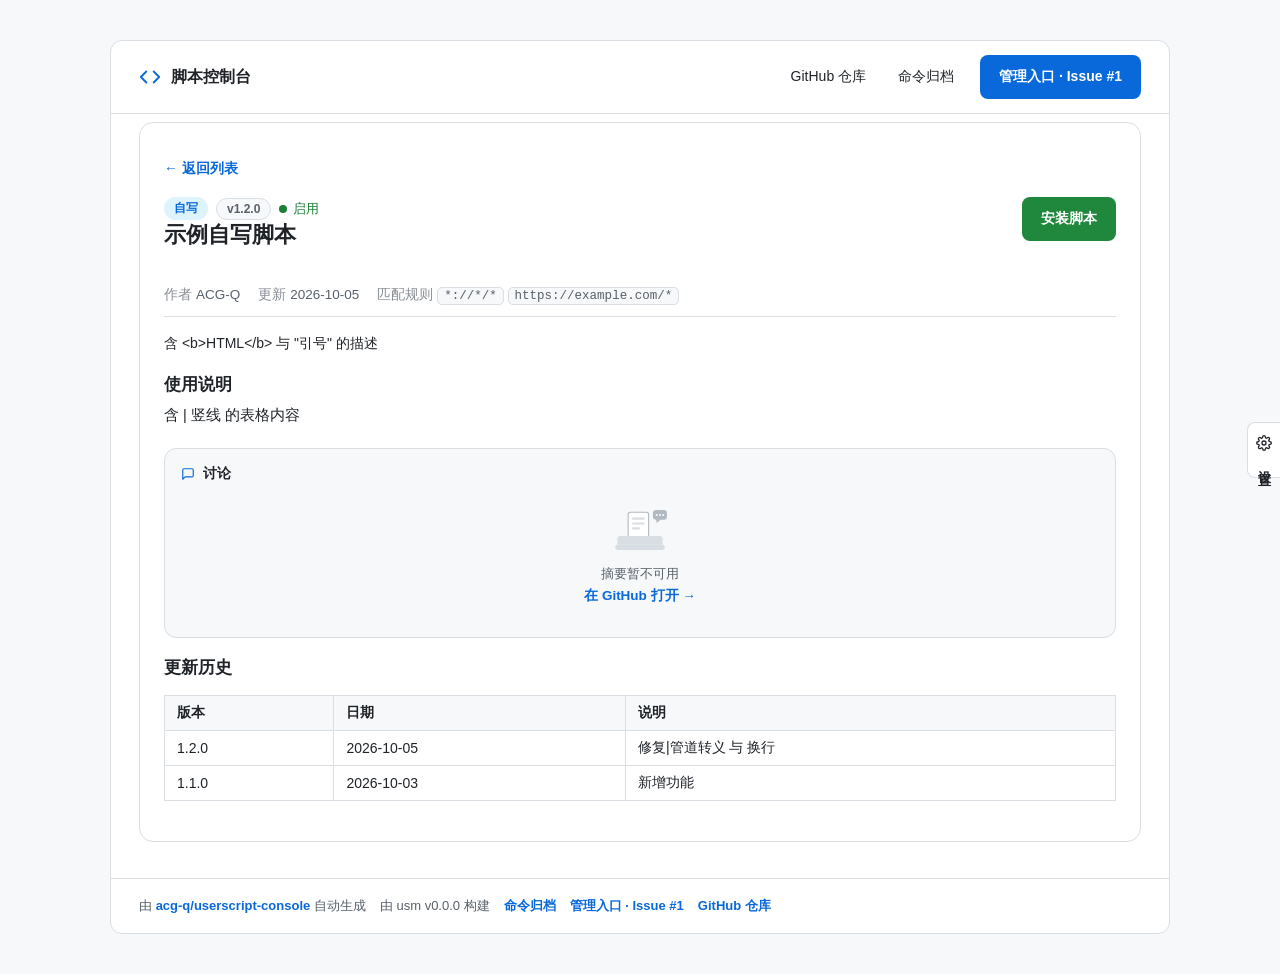
<file: tests/snapshot/site/scripts/11111111-2222-4333-8444-555555555555.html>
<!DOCTYPE html>
<html lang="zh-CN" data-theme="github-light">
<head>
<meta charset="UTF-8">
<meta name="viewport" content="width=device-width, initial-scale=1.0, viewport-fit=cover">
<title>示例自写脚本</title>
<meta name="generator" content="usm v0.0.0">
<link rel="icon" href="data:image/svg+xml,<svg xmlns=%22http://www.w3.org/2000/svg%22 viewBox=%220 0 24 24%22><text y=%2215%22 font-size=%2224%22 text-anchor=%22middle%22 fill=%22%233b82f6%22>📜</text></svg>">
<style>
:root, [data-theme="github-light"] {
  --brand: #0969da;
  --brand-hover: #0860ca;
  --brand-fade: #0969da66;
  --on-accent: #fff;
  --primary: #1f883d;
  --primary-hover: #1a7f37;
  --bg: #ffffff;
  --bg-subtle: #f6f8fa;
  --page-bg: #f6f8fa;
  --hero-bg: #f6f8fa;
  --hero-fg: #1f2328;
  --hero-sub: #57606a;
  --text: #1f2328;
  --text-muted: #57606a;
  --border: #d8dee4;
  --border-strong: #b1b9c1;
  --success: #1a7f37;
  --success-bg: #dafbe1;
  --danger: #cf222e;
  --info-bg: #ddf4ff;
  --info-text: #0969da;
  --warn-bg: #fff8c5;
  --warn-text: #9a6700;
  --neutral-bg: #eaeef2;
  --tip-bg: #24292f;
  --tip-fg: #ffffff;
  --radius-card: 12px;
  --radius-btn: 8px;
  --radius-pill: 999px;
  --font-ui: -apple-system, "Segoe UI", "Microsoft YaHei", sans-serif;
  --font-mono: ui-monospace, "Cascadia Code", Consolas, monospace;
}
[data-theme="terminal-dark"] {
  --brand: #3fb950;
  --brand-hover: #58d66d;
  --brand-fade: #3fb95066;
  --on-accent: #0c110d;
  --primary: #3fb950;
  --primary-hover: #58d66d;
  --bg: #191f1a;
  --bg-subtle: #0b0e0c;
  --page-bg: #101411;
  --hero-bg: #0b0e0c;
  --hero-fg: #eef1ef;
  --hero-sub: #898f8a;
  --text: #eef1ef;
  --text-muted: #898f8a;
  --border: #2c302c;
  --border-strong: #3b403b;
  --success: #3fb950;
  --success-bg: #12351d;
  --danger: #d61f1f;
  --info-bg: #12351d;
  --info-text: #3fb950;
  --warn-bg: #2c302c;
  --warn-text: #b1b4b1;
  --neutral-bg: #2c302c;
  --tip-bg: #d0d2d1;
  --tip-fg: #101411;
}
[data-theme="vivid-purple"] {
  --brand: #6e56cf;
  --brand-hover: #5b45c0;
  --brand-fade: #6e56cf66;
  --on-accent: #fff;
  --primary: linear-gradient(135deg, #6e56cf, #8b5cf6);
  --primary-hover: linear-gradient(135deg, #5d47c4, #7d51e2);
  --bg: #ffffff;
  --bg-subtle: #f6f3ff;
  --page-bg: #faf9ff;
  --hero-bg: linear-gradient(135deg, #6e56cf, #8b5cf6 55%, #a855f7);
  --hero-fg: #fff;
  --hero-sub: #e9e4ff;
  --text: #211d2e;
  --text-muted: #695f8a;
  --border: #ece8f8;
  --border-strong: #ddd6f5;
  --success: #188947;
  --success-bg: #dcfce7;
  --danger: #d61f1f;
  --info-bg: #ede9fe;
  --info-text: #6e56cf;
  --warn-bg: #fef3c7;
  --warn-text: #92610a;
  --neutral-bg: #ede9fe;
  --tip-bg: #24292f;
  --tip-fg: #ffffff;
}

* { box-sizing: border-box; }
[hidden] { display: none !important; }
html { -webkit-text-size-adjust: 100%; }
body { margin: 0; padding: 40px 16px; font-family: var(--font-ui); background: var(--page-bg); color: var(--text); }
code { font-family: var(--font-mono); }
a { color: var(--brand); text-decoration: none; }
a:hover { text-decoration: underline; }

.frame { max-width: 1060px; margin: 0 auto; background: var(--bg); border: 1px solid var(--border); border-radius: 12px; overflow: hidden; }

.nav { display: flex; align-items: center; gap: 20px; padding: 14px 28px; border-bottom: 1px solid var(--border); flex-wrap: nowrap; min-width: 0; }
.brand { display: flex; align-items: center; gap: 10px; font-weight: 700; font-size: 16px; min-width: 0; }
.brand svg { color: var(--brand); display: block; flex: none; }
a.brand { color: var(--text); }
a.brand:hover { text-decoration: none; color: var(--brand); }
.brand-short { display: none; }
.back { display: inline-flex; align-items: center; gap: 6px; min-height: 44px; font-size: 14px; font-weight: 600; margin-bottom: 6px; }
.nav .spacer { flex: 1; }
.nav a.link { color: var(--text); font-size: 14px; font-weight: 500; padding: 10px 6px; min-height: 44px; display: inline-flex; align-items: center; white-space: nowrap; }
.nav a.link:hover { color: var(--brand); text-decoration: none; }
.nav-btn .btn-label-short { display: none; }

.btn { display: inline-flex; align-items: center; justify-content: center; gap: 6px; min-height: 44px; padding: 0 18px; border-radius: var(--radius-btn); font-size: 14px; font-weight: 600; text-decoration: none; cursor: pointer; border: 1px solid transparent; white-space: nowrap; transition: background .15s ease, border-color .15s ease; }
.btn:hover { text-decoration: none; }
.btn:focus-visible, .chip:focus-visible, .nav a.link:focus-visible { outline: 2px solid var(--brand); outline-offset: 2px; }
.btn.nav-btn { background: var(--brand); color: var(--on-accent); }
.btn.nav-btn:hover { background: var(--brand-hover); }
.btn.primary { background: var(--primary); color: var(--on-accent); }
.btn.primary:hover { background: var(--primary-hover); }
.btn.primary.disabled { background: var(--neutral-bg); color: var(--text-muted); border-color: var(--border); cursor: not-allowed; }
.btn.primary.disabled:hover { background: var(--neutral-bg); }
.btn.ghost { background: var(--bg-subtle); border-color: var(--border); color: var(--text); }
.btn.ghost:hover { background: var(--neutral-bg); border-color: var(--border-strong); }
.btn.big { min-height: 48px; padding: 0 24px; font-size: 15px; }

.hero { padding: 36px 28px 28px; background: var(--hero-bg); border-bottom: 1px solid var(--border); }
.hero h1 { margin: 0 0 8px; font-size: 28px; letter-spacing: -.01em; color: var(--hero-fg); }
.hero .sub { margin: 0 0 20px; font-size: 15px; line-height: 1.6; max-width: 640px; color: var(--hero-sub); }
.stats { display: flex; gap: 12px; flex-wrap: wrap; }
.stat { flex: 1; min-width: 150px; padding: 14px 16px; border-radius: 10px; background: var(--bg); border: 1px solid var(--border); }
.stat b { display: block; font-size: 24px; line-height: 1.2; color: var(--brand); }
.stat span { font-size: 13px; color: var(--text-muted); }

main { padding: 8px 28px 36px; }
.sec { display: flex; align-items: center; gap: 12px; flex-wrap: wrap; margin: 26px 0 14px; font-size: 18px; }
.filters { display: inline-flex; gap: 6px; }
.chip { font-size: 13px; padding: 7px 14px; border-radius: var(--radius-pill); cursor: pointer; border: 1px solid var(--border); background: var(--bg); color: var(--text-muted); font-family: var(--font-ui); min-height: 34px; }
.chip:hover { border-color: var(--border-strong); }
.chip.active { background: var(--brand); border-color: var(--brand); color: var(--on-accent); }

 
#listSentinel { height: 1px; }
#loadMore { display: flex; margin: 16px auto 0; min-width: 172px; }
#loadMore[disabled] { opacity: .7; cursor: progress; }
.list-end { margin: 16px 0 0; text-align: center; font-size: 13px; color: var(--text-muted); }

.script-card { display: grid; grid-template-columns: 1.3fr 1fr auto; gap: 18px; padding: 18px; border-radius: var(--radius-card); margin-bottom: 12px; align-items: start; background: var(--bg); border: 1px solid var(--border); }
.script-card:hover { border-color: var(--brand-fade); }
.sc-title { display: flex; align-items: center; gap: 8px; flex-wrap: wrap; margin-bottom: 6px; }
.sc-title h3 { margin: 0; font-size: 16px; }
.pill { font-size: 12px; font-weight: 600; padding: 3px 10px; border-radius: var(--radius-pill); }
.pill.type-self { background: var(--info-bg); color: var(--info-text); }
.pill.type-sync { background: var(--warn-bg); color: var(--warn-text); }
.pill.ver { background: var(--bg-subtle); color: var(--text-muted); border: 1px solid var(--border); }
.status { font-size: 13px; display: inline-flex; align-items: center; gap: 6px; color: var(--success); }
.status.off { color: var(--danger); }
.dot { width: 8px; height: 8px; border-radius: 50%; background: var(--success); display: inline-block; }
.status.off .dot { background: var(--danger); }
.sc-desc { margin: 0 0 6px; font-size: 14px; line-height: 1.55; }
.sc-meta { margin: 0; font-size: 12.5px; color: var(--text-muted); }
.sc-meta code { padding: 2px 6px; border-radius: 5px; font-size: 12px; background: var(--bg-subtle); border: 1px solid var(--border); }

.sc-disc { border-radius: 10px; padding: 12px 14px; font-size: 13px; background: var(--bg-subtle); border: 1px solid var(--border); }
.disc-head { display: flex; align-items: center; gap: 8px; flex-wrap: wrap; font-weight: 600; font-size: 13px; margin-bottom: 8px; }
.disc-head svg { flex: none; color: var(--brand); }
.disc-head .grow { flex: 1; }
.disc-head a { font-size: 13px; font-weight: 600; }
.badge { font-size: 12px; font-weight: 600; padding: 2px 9px; border-radius: var(--radius-pill); display: inline-flex; align-items: center; gap: 4px; background: var(--success-bg); color: var(--success); }
.badge.plain { background: var(--neutral-bg); color: var(--text-muted); }
.disc-latest { margin: 0; line-height: 1.55; }
.disc-who { display: block; margin-top: 4px; font-size: 12px; color: var(--text-muted); }

.sc-actions { display: flex; flex-direction: column; gap: 8px; }
.empty-state { text-align: center; color: var(--text-muted); padding: 36px 16px; }
.empty-state svg { display: block; margin: 0 auto 12px; }
.empty-state p { margin: 0; font-size: 14.5px; line-height: 1.6; }
.empty-state p a { font-weight: 600; font-size: 13.5px; }
.empty-state .es-doc { fill: var(--bg); stroke: var(--border-strong); stroke-width: 2; }
.empty-state .es-line { fill: var(--border); }
.empty-state .es-tray, .empty-state .es-lip { fill: var(--border); }
.empty-state .es-bub rect, .empty-state .es-bub path { fill: var(--border-strong); }
.empty-state .es-bub circle { fill: var(--bg); }
.empty-state.sm { padding: 14px 8px; }
.empty-state.sm svg { width: 56px; height: auto; margin-bottom: 8px; }
.empty-state.sm p { font-size: 13px; }

.detail-card { border-radius: 14px; padding: 24px; background: var(--bg); border: 1px solid var(--border); }
.d-head { display: flex; align-items: flex-start; justify-content: space-between; gap: 16px; flex-wrap: wrap; }
.d-head h3 { margin: 0 0 8px; font-size: 22px; }
.d-pills { display: flex; gap: 8px; align-items: center; flex-wrap: wrap; }
.d-meta { display: flex; gap: 18px; flex-wrap: wrap; font-size: 13.5px; margin: 16px 0; padding: 12px 0; border-bottom: 1px solid var(--border); color: var(--text-muted); }
.d-meta i { font-style: normal; opacity: .7; margin-right: 4px; }
.d-meta code { background: var(--bg-subtle); border: 1px solid var(--border); border-radius: 5px; padding: 1px 6px; font-size: 12.5px; }

.d-doc h1, .d-doc h2, .d-doc h3, .d-doc h4 { margin: 18px 0 8px; font-size: 17px; }
.d-doc h4 { font-size: 15px; }
.d-doc p, .d-doc li { font-size: 14.5px; line-height: 1.65; }
.d-doc p { margin: 0 0 10px; }
.d-doc ul, .d-doc ol { padding-left: 24px; }
.d-doc code { padding: 1px 6px; border-radius: 5px; font-size: 13px; background: var(--bg-subtle); border: 1px solid var(--border); }
.d-doc pre { background: var(--bg-subtle); border: 1px solid var(--border); border-radius: 8px; padding: 12px; overflow-x: auto; }
.d-doc pre code { background: none; border: none; padding: 0; }
.d-doc table { border-collapse: collapse; width: 100%; margin: 16px 0; font-size: 14px; }
.d-doc th, .d-doc td { border: 1px solid var(--border); padding: 8px 12px; text-align: left; }
.d-doc th { background: var(--bg-subtle); }
.d-doc blockquote { margin: 12px 0; padding: 2px 14px; border-left: 3px solid var(--border); color: var(--text-muted); }
.d-doc img { max-width: 100%; }

.d-disc { margin-top: 20px; border-radius: 12px; padding: 16px; background: var(--bg-subtle); border: 1px solid var(--border); }
.d-disc .disc-head { font-size: 14px; margin-bottom: 12px; }
.cmt { display: grid; grid-template-columns: 32px 1fr; gap: 0 10px; padding: 12px 0; border-top: 1px solid var(--border); font-size: 14px; }
.cmt:first-of-type { border-top: none; padding-top: 2px; }
.cmt-av { position: relative; width: 32px; height: 32px; border-radius: 50%; display: flex; align-items: center; justify-content: center; font-size: 13.5px; font-weight: 700; color: #fff; user-select: none; }
.cmt-av-img { position: absolute; inset: 0; width: 100%; height: 100%; border-radius: 50%; object-fit: cover; }
.cmt-av.av0 { background: #0969da; }
.cmt-av.av1 { background: #1a7f37; }
.cmt-av.av2 { background: #8250df; }
.cmt-av.av3 { background: #bf3989; }
.cmt-av.av4 { background: #bc4c00; }
.cmt-main { min-width: 0; }
.cmt-head { display: flex; align-items: baseline; gap: 8px; flex-wrap: wrap; margin-bottom: 2px; }
.cmt-head b { font-size: 13.5px; }
.cmt time { font-size: 12px; color: var(--text-muted); }
.cmt p { margin: 2px 0 0; line-height: 1.6; overflow-wrap: anywhere; white-space: pre-line; }
.cmt.owner .cmt-head b::after { content: "· 仓库所有者"; color: var(--success); font-weight: 600; margin-left: 6px; font-size: 12px; }
.answer-tag { font-size: 11px; font-weight: 600; padding: 1px 7px; border-radius: var(--radius-pill); background: var(--success-bg); color: var(--success); white-space: nowrap; }
.cmt-replies { margin: 8px 0 0; padding-left: 12px; border-left: 2px solid var(--border); }
.cmt-replies .cmt { grid-template-columns: 24px 1fr; padding: 8px 0; border-top: none; }
.cmt-replies .cmt + .cmt { border-top: 1px solid var(--border); }
.cmt-replies .cmt:first-child { padding-top: 2px; }
.cmt-replies .cmt-av { width: 24px; height: 24px; font-size: 11.5px; }
.cmt-replies .cmt p { font-size: 13px; }
.cmt-replies .cmt-replies { padding-left: 10px; }
.cmt p.quoted { padding: 4px 10px; border-left: 3px solid var(--brand); background: var(--bg); border-radius: 0 6px 6px 0; color: var(--text-muted); }

 
.ucard { position: fixed; z-index: 100; width: 300px; padding: 16px; border-radius: 12px; background: var(--bg); border: 1px solid var(--border); box-shadow: 0 12px 32px rgba(0, 0, 0, .16), 0 2px 8px rgba(0, 0, 0, .08); opacity: 0; transform: translateY(4px); transition: opacity .15s ease, transform .15s ease; pointer-events: none; }
.ucard.show { opacity: 1; transform: translateY(0); pointer-events: auto; }
.uc-top { display: flex; gap: 12px; align-items: center; }
.uc-ava { width: 56px; height: 56px; border-radius: 50%; border: 1px solid var(--border); flex: none; background: var(--bg-subtle); }
.uc-id { min-width: 0; }
.uc-name { font-size: 15px; font-weight: 700; line-height: 1.3; overflow: hidden; text-overflow: ellipsis; white-space: nowrap; }
.uc-login { font-size: 13px; color: var(--text-muted); }
.uc-bio { margin: 10px 0 0; font-size: 13px; line-height: 1.5; display: -webkit-box; -webkit-line-clamp: 2; -webkit-box-orient: vertical; overflow: hidden; }
.uc-meta { display: flex; gap: 14px; flex-wrap: wrap; margin-top: 10px; font-size: 12.5px; color: var(--text-muted); }
.uc-meta a { color: var(--brand); }
.uc-stats { display: flex; margin-top: 12px; padding: 10px 0; border-top: 1px solid var(--border); border-bottom: 1px solid var(--border); }
.uc-stat { flex: 1; text-align: center; }
.uc-stat b { display: block; font-size: 15px; color: var(--brand); font-variant-numeric: tabular-nums; }
.uc-stat span { font-size: 12px; color: var(--text-muted); }
.uc-link { display: flex; align-items: center; justify-content: center; margin-top: 12px; padding: 7px 0; border-radius: 8px; background: var(--bg-subtle); border: 1px solid var(--border); color: var(--brand); font-size: 13px; font-weight: 600; text-decoration: none; min-height: 34px; }
.uc-link:hover { background: var(--neutral-bg); }
.uc-sk { background: linear-gradient(90deg, var(--bg-subtle) 25%, var(--neutral-bg) 50%, var(--bg-subtle) 75%); background-size: 200% 100%; animation: uc-shimmer 1.2s infinite linear; border-radius: 6px; }
@keyframes uc-shimmer { to { background-position: -200% 0; } }
.uc-sk-ava { width: 56px; height: 56px; border-radius: 50%; flex: none; }
.uc-sk-l1 { height: 14px; width: 55%; margin-bottom: 8px; }
.uc-sk-l2 { height: 12px; width: 35%; }
.uc-sk-row { height: 36px; margin-top: 14px; }
@media (prefers-reduced-motion: reduce) { .ucard { transition: none; } }
.d-disc .btn { margin-top: 12px; }

 
.disc-badges { display: inline-flex; align-items: center; gap: 6px; flex-wrap: wrap; }
.disc-ver { position: relative; font-size: 13.5px; }
.disc-ver-btn { display: inline-flex; align-items: center; gap: 5px; border: none; background: transparent; color: var(--brand); font: inherit; font-size: 13.5px; font-weight: 600; cursor: pointer; padding: 6px 6px; border-radius: 8px; min-height: 34px; }
.disc-ver-btn:hover { color: var(--brand-hover); }
.disc-ver-btn:focus-visible { outline: 2px solid var(--brand); outline-offset: 2px; }
.disc-ver-btn .chev { transition: transform .15s ease; flex: none; }
.disc-ver-btn[aria-expanded="true"] .chev { transform: rotate(180deg); }
.disc-ver-menu { position: absolute; right: 0; top: calc(100% + 8px); z-index: 30; min-width: 224px; padding: 6px; border-radius: 12px; background: var(--bg); border: 1px solid var(--border); box-shadow: 0 12px 32px rgba(0, 0, 0, .16), 0 2px 8px rgba(0, 0, 0, .06); }
.disc-ver-menu[hidden] { display: none; }
.disc-ver-item { display: flex; width: 100%; align-items: center; gap: 8px; border: none; background: transparent; font: inherit; font-size: 13.5px; color: var(--text); padding: 9px 10px; border-radius: 8px; cursor: pointer; text-align: left; min-height: 40px; }
.disc-ver-item:hover { background: var(--neutral-bg); }
.disc-ver-item:focus-visible { outline: 2px solid var(--brand); outline-offset: -2px; }
.disc-ver-item[aria-selected="true"] { color: var(--brand); font-weight: 600; }
.disc-ver-item .num { margin-left: auto; font-size: 12px; color: var(--text-muted); font-weight: 400; }

footer.foot { padding: 18px 28px; font-size: 13px; display: flex; gap: 14px; flex-wrap: wrap; align-items: center; color: var(--text-muted); border-top: 1px solid var(--border); }
footer.foot a { font-weight: 600; }

 
.cmd-title { margin: 0 0 6px; font-size: 20px; }
.cmd-sub { margin: 0 0 16px; font-size: 13.5px; color: var(--text-muted); }
.cmd-item { padding: 14px 0; border-top: 1px solid var(--border); }
.cmd-item:first-of-type { border-top: none; padding-top: 4px; }
.cmd-line { display: flex; align-items: center; gap: 10px; flex-wrap: wrap; font-size: 13px; margin-bottom: 6px; }
.cmd-line b { font-size: 13.5px; }
.cmd-line time { color: var(--text-muted); font-size: 12.5px; }
.cmd-no { margin-left: auto; font-size: 12px; color: var(--text-muted); font-family: var(--font-mono); }
.cmd-item > pre, .cmd-res pre { margin: 0; padding: 10px 12px; border-radius: 8px; background: var(--bg-subtle); border: 1px solid var(--border); font-family: var(--font-mono); font-size: 12.5px; line-height: 1.6; white-space: pre-wrap; overflow-wrap: anywhere; }
.cmd-res { margin-top: 8px; padding-left: 14px; border-left: 2px solid var(--border); }
.cmd-res .cmd-line { margin-bottom: 4px; }
.cmd-none { margin: 8px 0 0; font-size: 13px; color: var(--text-muted); }
.pager { display: flex; align-items: center; justify-content: center; gap: 14px; margin-top: 20px; }
.pager-now { font-size: 13.5px; color: var(--text-muted); }

[data-tip] { position: relative; }
[data-tip]::after {
  content: attr(data-tip);
  position: absolute; bottom: calc(100% + 8px); left: 50%;
  transform: translateX(-50%);
  background: var(--tip-bg); color: var(--tip-fg);
  padding: 5px 10px; border-radius: 6px; font-size: 12px; font-weight: 500;
  white-space: nowrap; pointer-events: none; z-index: 20;
  opacity: 0; transition: opacity .12s ease;
}
[data-tip]::before {
  content: ""; position: absolute; bottom: calc(100% + 4px); left: 50%;
  transform: translateX(-50%) rotate(45deg);
  width: 8px; height: 8px; background: var(--tip-bg);
  opacity: 0; transition: opacity .12s ease; pointer-events: none; z-index: 20;
}
[data-tip]:hover::after, [data-tip]:hover::before,
[data-tip]:focus-within::after, [data-tip]:focus-within::before { opacity: 1; }

 

 
@media (max-width: 900px) {
  .script-card { grid-template-columns: 1fr 1fr; }
  .sc-main { grid-column: 1 / -1; }
  .sc-actions { grid-column: 1 / -1; flex-direction: row; flex-wrap: wrap; }
  .sc-actions .btn { flex: 1; min-width: 120px; }
  .hero h1 { font-size: 26px; }
}

 
@media (max-width: 600px) {
  body { padding: 16px 8px; padding-bottom: calc(env(safe-area-inset-bottom, 0) + 16px); }

   
  .nav { padding: 10px 16px; gap: 10px; flex-wrap: nowrap; min-width: 0; }
  .brand { font-size: 15px; gap: 8px; }
  .brand-full { display: none; }
  .brand-short { display: inline; }
  .nav a.link { display: none; }
  .nav-btn .btn-label-full { display: none; }
  .nav-btn .btn-label-short { display: inline; }
  .nav-btn { padding: 0 14px; }

  .hero { padding: 22px 16px 18px; }
  .hero h1 { font-size: 22px; }
  .hero .sub { font-size: 13.5px; }

   
  .stats {
    display: grid;
    grid-template-columns: 1fr 1fr;
    gap: 8px;
  }
  .stat { min-width: 0; flex: none; padding: 10px 12px; }
  .stat:last-child { grid-column: 1 / -1; }
  .stat b { font-size: 20px; }
  .stat span { font-size: 12px; }

  main { padding: 4px 16px 24px; }
  .sec { font-size: 16px; margin: 20px 0 12px; }
  .chip { padding: 8px 12px; font-size: 12px; min-height: 44px; }

  .script-card { grid-template-columns: 1fr; gap: 12px; padding: 14px; }
  .sc-title h3 { font-size: 15px; }
  .sc-desc { font-size: 13.5px; }

   
  .sc-actions { flex-direction: row; flex-wrap: nowrap; gap: 8px; }
  .sc-actions .btn { flex: 1 1 0; min-width: 0; padding: 0 10px; font-size: 13px; }

  .detail-card { padding: 16px; border-radius: 12px; }
  .d-head { flex-direction: column; align-items: stretch; gap: 12px; }
  .d-head h3 { font-size: 18px; }
  .d-head .btn.big { width: 100%; }
  .d-meta { gap: 12px; font-size: 12.5px; }
  .d-doc h4 { font-size: 14px; }
  .d-doc p { font-size: 14px; }

  .d-disc { padding: 12px; }
  .d-disc .disc-head { font-size: 13px; }
  .cmt { font-size: 13.5px; }
  .d-disc .btn { width: 100%; }

   
  .disc-ver-btn { min-height: 44px; }
  .disc-ver-menu { min-width: 196px; }
  .disc-ver-item { min-height: 44px; }

  footer.foot { padding: 14px 16px; font-size: 12px; gap: 10px; }

  .seg-control button { padding: 4px 8px; font-size: 11px; }

   
  .theme-rail {
    top: auto; bottom: calc(env(safe-area-inset-bottom, 0) + 16px);
    transform: translateX(calc(100% - 34px));
    flex-direction: row; padding: 10px 8px; gap: 6px;
    border-radius: 10px 0 0 10px;
  }
  .theme-rail:focus-visible,
  .theme-rail[aria-expanded="true"] { transform: translateX(0); }
  .rail-text { writing-mode: horizontal-tb; font-size: 12px; letter-spacing: 1px; }

  .settings-drawer {
    width: min(340px, 88vw);
    padding: 16px;
    padding-bottom: calc(env(safe-area-inset-bottom, 0) + 16px);
  }
  .theme-list { grid-template-columns: 1fr; }
}

@media (prefers-reduced-motion: reduce) {
  * { transition: none !important; animation: none !important; }
}

.theme-rail { position: fixed; right: 0; top: 50%; transform: translateY(-50%); display: flex; flex-direction: column; align-items: center; gap: 8px; padding: 12px 7px; background: var(--bg); border: 1px solid var(--border); border-right: none; border-radius: 8px 0 0 8px; cursor: pointer; z-index: 60; color: var(--text); transition: background .15s ease, transform .2s ease; }
.theme-rail:hover { background: var(--bg-subtle); }
.theme-rail:focus-visible { outline: 2px solid var(--brand); outline-offset: 2px; }
.rail-text { writing-mode: vertical-rl; font-size: 13px; font-weight: 600; letter-spacing: 3px; }
.sd-overlay { position: fixed; inset: 0; background: rgba(14, 17, 22, .4); opacity: 0; visibility: hidden; transition: opacity .2s ease, visibility .2s; z-index: 70; }
.sd-overlay.open { opacity: 1; visibility: visible; }
.settings-drawer { position: fixed; top: 0; right: 0; height: 100%; width: 340px; box-sizing: border-box; padding: 20px; background: var(--bg); border-left: 1px solid var(--border); box-shadow: -8px 0 30px rgba(0, 0, 0, .12); transform: translateX(100%); visibility: hidden; transition: transform .2s ease, visibility .2s; z-index: 80; overflow-y: auto; }
.settings-drawer.open { transform: translateX(0); visibility: visible; }
.sd-head { display: flex; align-items: center; justify-content: space-between; }
.sd-head h3 { margin: 0; font-size: 16px; color: var(--text); }
.sd-close { border: none; background: transparent; font-size: 20px; line-height: 1; cursor: pointer; padding: 4px 8px; border-radius: 6px; color: var(--text-muted); }
.sd-close:hover { background: var(--neutral-bg); }
.sd-group h4 { margin: 18px 0 8px; font-size: 12px; font-weight: 600; color: var(--text-muted); }
.sd-soon { margin: 0; font-size: 13px; color: var(--text-muted); opacity: .75; }
.theme-list { list-style: none; margin: 0; padding: 0; display: grid; grid-template-columns: repeat(2, 1fr); gap: 8px; }
.theme-list button { display: flex; flex-direction: column; width: 100%; padding: 0; overflow: hidden; border-radius: 8px; border: 1px solid var(--border); background: var(--bg); font-size: 14px; font-family: inherit; color: var(--text); cursor: pointer; text-align: left; transition: background .15s ease, border-color .15s ease; }
.theme-list button:hover { background: var(--bg-subtle); }
.theme-list button[aria-pressed="true"] { border-color: var(--text); background: var(--bg-subtle); }
.tl-label { display: flex; align-items: center; gap: 10px; padding: 8px 12px; font-weight: 400; }
.theme-list button[aria-pressed="true"] .tl-label { font-weight: 600; }
.tl-preview { display: flex; flex-direction: column; border-bottom: 1px solid var(--pv-card-bd); }
.tl-preview .pv-bar { padding: 5px 8px; }
.tl-preview .pv-brand { width: 28px; height: 6px; }
.tl-preview .pv-link { width: 12px; height: 4px; }
.tl-preview .pv-pill { width: 24px; height: 9px; }
.tl-preview .pv-hero { padding: 6px 8px 7px; }
.tl-preview .pv-title { height: 7px; }
.tl-preview .pv-sub { height: 4px; margin-top: 4px; }
.tl-preview .pv-stats { margin-top: 5px; }
.tl-preview .pv-stats i { height: 13px; border-radius: 4px; }
.tl-preview .pv-body { padding: 5px 8px 6px; }
.tl-preview .pv-card { height: 16px; border-radius: 4px; }
.pv-bar { display: flex; align-items: center; gap: 6px; padding: 7px 9px; background: var(--pv-bar-bg); border-bottom: 1px solid var(--pv-bar-bd); }
.pv-brand { width: 34px; height: 7px; border-radius: 4px; background: var(--pv-bar-fg); }
.pv-link { width: 16px; height: 5px; border-radius: 3px; background: var(--pv-sub); opacity: .7; }
.pv-pill { margin-left: auto; width: 30px; height: 11px; border-radius: 999px; background: var(--pv-accent); }
.pv-hero { display: block; padding: 9px 10px 10px; background: var(--pv-hero-bg); }
.pv-title { display: block; width: 58%; height: 9px; border-radius: 4px; background: var(--pv-title); }
.pv-sub { display: block; width: 80%; height: 5px; border-radius: 3px; background: var(--pv-sub); margin-top: 6px; }
.pv-stats { display: flex; gap: 5px; margin-top: 8px; }
.pv-stats i { flex: 1; height: 20px; border-radius: 5px; background: var(--pv-stat-bg); border: 1px solid var(--pv-stat-bd); }
.pv-body { display: flex; gap: 5px; padding: 8px 10px 10px; background: var(--pv-body-bg); }
.pv-card { flex: 1; height: 26px; border-radius: 6px; background: var(--pv-card-bg); border: 1px solid var(--pv-card-bd); }
.swatch { width: 14px; height: 14px; border-radius: 50%; border: 1px solid rgba(0, 0, 0, .15); flex: none; }
.check { margin-left: auto; font-weight: 700; visibility: hidden; }
.theme-list button[aria-pressed="true"] .check { visibility: visible; }

 
.frame:has(.docs-layout) { max-width: 1440px; overflow: clip; }  
.docs-layout { display: grid; grid-template-columns: 248px minmax(0, 1fr) 216px; align-items: start; }

 
.docs-nav { position: sticky; top: 0; align-self: start; max-height: 100vh; overflow-y: auto; padding: 18px 12px 32px; background: var(--bg); }
.docs-nav .nav-group { padding: 14px 12px 6px; font-size: 11.5px; font-weight: 700; letter-spacing: .05em; text-transform: uppercase; color: var(--text-muted); }
.docs-nav a { display: flex; align-items: baseline; gap: 8px; flex-wrap: wrap; margin-bottom: 2px; padding: 7px 12px; border-radius: 6px; font-size: 14px; color: var(--text); }
.docs-nav a:hover { background: var(--bg-subtle); text-decoration: none; }
.docs-nav a.on { background: var(--brand-fade); color: var(--brand); font-weight: 600; }
.docs-nav .n-desc { color: var(--text-muted); font-size: 12.5px; }
.docs-nav a.on .n-desc { color: var(--brand); opacity: .8; }

 
.docs-layout main { min-width: 0; padding: 24px 36px 72px; border-left: 1px solid var(--border); border-right: 1px solid var(--border); }
.crumbs { display: flex; align-items: center; flex-wrap: wrap; gap: 6px; margin-bottom: 14px; font-size: 13px; color: var(--text-muted); }
.crumbs .sep { color: var(--border-strong); }
.docs-layout main > h1 { margin: 0 0 18px; font-size: 28px; letter-spacing: -.01em; }
.docs-layout .d-doc h2 { margin-top: 34px; padding-top: 20px; border-top: 1px solid var(--border); font-size: 20px; scroll-margin-top: 12px; }
.docs-layout .d-doc h2:first-child { margin-top: 0; padding-top: 0; border-top: none; }
.docs-layout .d-doc h3 { font-size: 16.5px; }
.docs-layout .d-doc tbody tr:nth-child(even) td { background: var(--bg-subtle); }
.docs-layout .d-doc blockquote { margin: 14px 0; padding: 8px 16px; border-left: 3px solid var(--brand); background: var(--info-bg); color: var(--text); }
.docs-layout .d-doc pre { background: var(--tip-bg); border-color: transparent; color: var(--tip-fg); }
.docs-layout .d-doc pre code { color: inherit; }

 
.docs-toc { position: sticky; top: 0; align-self: start; max-height: 100vh; overflow-y: auto; padding: 24px 18px 32px; font-size: 13px; }
.docs-toc .toc-label { margin-bottom: 8px; font-size: 11.5px; font-weight: 700; letter-spacing: .05em; text-transform: uppercase; color: var(--text-muted); }
.docs-toc a { display: block; padding: 5px 0 5px 12px; border-left: 2px solid var(--border); color: var(--text-muted); }
.docs-toc a:hover { color: var(--text); text-decoration: none; }
.docs-toc a.on { border-left-color: var(--brand); color: var(--brand); font-weight: 600; }

@media (max-width: 1100px) {
  .docs-layout { grid-template-columns: 248px minmax(0, 1fr); }
  .docs-toc { display: none; }
}
@media (max-width: 760px) {
  .frame:has(.docs-layout) { max-width: 1060px; }
  .docs-layout { grid-template-columns: 1fr; }
  .docs-nav { position: static; display: flex; flex-wrap: nowrap; gap: 6px; max-height: none; overflow-x: auto; padding: 10px 12px; border-bottom: 1px solid var(--border); }
  .docs-nav .nav-group { display: none; }
  .docs-nav a { flex: none; margin-bottom: 0; padding: 6px 14px; border: 1px solid var(--border); border-radius: var(--radius-pill); white-space: nowrap; }
  .docs-nav .n-desc { display: none; }
  .docs-layout main { padding: 18px 16px 60px; border-left: none; border-right: none; }
}

.pv-a { --pv-bar-bg: #fff; --pv-bar-bd: #d8dee4; --pv-bar-fg: #0969da; --pv-hero-bg: #f6f8fa; --pv-title: #1f2328; --pv-sub: #8c959f; --pv-stat-bg: #fff; --pv-stat-bd: #d8dee4; --pv-accent: #0969da; --pv-body-bg: #fff; --pv-card-bg: #fff; --pv-card-bd: #d8dee4; }
.pv-b { --pv-bar-bg: #0b0e0c; --pv-bar-bd: #2c302c; --pv-bar-fg: #3fb950; --pv-hero-bg: #0b0e0c; --pv-title: #eef1ef; --pv-sub: #898f8a; --pv-stat-bg: #191f1a; --pv-stat-bd: #2c302c; --pv-accent: #3fb950; --pv-body-bg: #101411; --pv-card-bg: #191f1a; --pv-card-bd: #2c302c; }
.pv-c { --pv-bar-bg: linear-gradient(135deg, #6e56cf, #8b5cf6 55%, #a855f7); --pv-bar-bd: transparent; --pv-bar-fg: #fff; --pv-hero-bg: linear-gradient(135deg, #6e56cf, #8b5cf6 55%, #a855f7); --pv-title: #fff; --pv-sub: #e9e4ff; --pv-stat-bg: rgba(255, 255, 255, .13); --pv-stat-bd: rgba(255, 255, 255, .33); --pv-accent: #6e56cf; --pv-body-bg: #faf9ff; --pv-card-bg: #fff; --pv-card-bd: #ece8f8; }
.swatch-a { background: #0969da; }
.swatch-b { background: #3fb950; }
.swatch-c { background: #8b5cf6; }
</style>
<script>try { var t = localStorage.getItem('asm-theme'); if (t === 'github-light' || t === 'terminal-dark' || t === 'vivid-purple') { document.documentElement.setAttribute('data-theme', t); } } catch (e) { console.warn('无法读取主题偏好', e); }}</script>
</head>
<body>
<div class="frame">
<header class="nav">
<a class="brand" href="../index.html"><svg width="22" height="22" viewBox="0 0 24 24" fill="none" stroke="currentColor" stroke-width="2" stroke-linecap="round" stroke-linejoin="round" aria-hidden="true"><polyline points="16 18 22 12 16 6"/><polyline points="8 6 2 12 8 18"/></svg><span class="brand-full">脚本控制台</span><span class="brand-short">控制台</span></a>
<span class="spacer"></span>

<a class="link" href="https://github.com/acg-q/userscript-console" target="_blank" rel="noopener noreferrer">GitHub 仓库</a>
<a class="link" href="../commands/page-1.html">命令归档</a>
<a class="btn nav-btn" href="https://github.com/acg-q/userscript-console/issues/1" target="_blank" rel="noopener noreferrer"><span class="btn-label-full">管理入口 · Issue #1</span><span class="btn-label-short">管理</span></a>
</header>

<main>
<section class="detail-card">
<a class="back" href="../index.html">← 返回列表</a>
<div class="d-head">
<div>
<div class="d-pills"><span class="pill type-self" data-tip="本仓库自主编写的脚本">自写</span><span class="pill ver" data-tip="当前版本">v1.2.0</span><span class="status" data-tip="脚本已启用，安装链接可用"><span class="dot" aria-hidden="true"></span>启用</span></div>
<h3>示例自写脚本</h3>
</div>
<a class="btn primary" href="https://acg-q.github.io/userscript-console/dist/11111111-2222-4333-8444-555555555555.user.js" target="_blank" rel="noopener noreferrer">安装脚本</a>
</div>
<div class="d-meta"><span><i>作者</i>ACG-Q</span><span><i>更新</i>2026-10-05</span><span><i>匹配规则</i><code>*://*/*</code> <code>https://example.com/*</code></span></div>
<p class="sc-desc">含 &lt;b&gt;HTML&lt;/b&gt; 与 &#34;引号&#34; 的描述</p>
<section class="d-doc"><h1 id="heading">使用说明</h1>
<p>含 | 竖线 的表格内容</p>
</section>

<section class="d-disc">
<div class="disc-head"><svg width="14" height="14" viewBox="0 0 24 24" fill="none" stroke="currentColor" stroke-width="2" stroke-linecap="round" stroke-linejoin="round" aria-hidden="true"><path d="M21 15a2 2 0 0 1-2 2H7l-4 4V5a2 2 0 0 1 2-2h14a2 2 0 0 1 2 2z"/></svg>讨论</div>
<div class="empty-state sm" role="status"><svg width="104" height="88" viewBox="0 0 104 88" aria-hidden="true"><rect class="es-doc" x="30" y="6" width="38" height="46" rx="4"/><rect class="es-line" x="37" y="16" width="24" height="4" rx="2"/><rect class="es-line" x="37" y="25" width="24" height="4" rx="2"/><rect class="es-line" x="37" y="34" width="15" height="4" rx="2"/><path class="es-tray" d="M16 50 h72 a6 6 0 0 1 6 6 v10 H10 v-10 a6 6 0 0 1 6 -6 z"/><rect class="es-lip" x="6" y="66" width="92" height="10" rx="5"/><g class="es-bub"><rect x="76" y="2" width="26" height="18" rx="6"/><path d="M82 18 l1 8 l7 -6 z"/><circle cx="83" cy="11" r="1.8"/><circle cx="89" cy="11" r="1.8"/><circle cx="95" cy="11" r="1.8"/></g></svg><p>摘要暂不可用</p><p><a href="https://github.com/acg-q/userscript-manager/issues/5" target="_blank" rel="noopener noreferrer">在 GitHub 打开 →</a></p></div>
</section>

<section class="d-doc">
<h2>更新历史</h2>

<table>
<thead><tr><th>版本</th><th>日期</th><th>说明</th></tr></thead>
<tbody><tr><td>1.2.0</td><td>2026-10-05</td><td>修复|管道转义 与 换行</td></tr><tr><td>1.1.0</td><td>2026-10-03</td><td>新增功能</td></tr></tbody>
</table>

</section>
</section>
</main>

<footer class="foot">
<span>由 <a href="https://github.com/acg-q/userscript-console" target="_blank" rel="noopener noreferrer">acg-q/userscript-console</a> 自动生成</span>
<span>由 usm v0.0.0 构建</span>
<a href="../commands/page-1.html">命令归档</a>
<a href="https://github.com/acg-q/userscript-console/issues/1" target="_blank" rel="noopener noreferrer">管理入口 · Issue #1</a>
<a href="https://github.com/acg-q/userscript-console" target="_blank" rel="noopener noreferrer">GitHub 仓库</a>
</footer>
</div>
<script>
(function () {
  var dataEl = document.getElementById('discData');
  if (!dataEl) return;
  var data;
  try { data = JSON.parse(dataEl.textContent); } catch (e) { return; }
  if (!Array.isArray(data) || !data.length) return;
  var btn = document.getElementById('discVerBtn');
  var label = document.getElementById('discVerLabel');
  var menu = document.getElementById('discVerMenu');
  var link = document.getElementById('discLink');
  var badges = document.getElementById('discBadges');
  var box = document.getElementById('discComments');
  var tpl = document.getElementById('discEmpty');
  if (!btn || !menu || !badges || !box || !label) return;
  var items = menu.querySelectorAll('.disc-ver-item');

  var CHECK = '<svg width="10" height="10" viewBox="0 0 24 24" fill="none" stroke="currentColor" stroke-width="3" stroke-linecap="round" stroke-linejoin="round" aria-hidden="true"><polyline points="20 6 9 17 4 12"/></svg>';

  function verLabel(p, i) {
    var v = p.version ? 'v' + p.version : '未知版本';
    return i === 0 ? v + '（最新）' : v;
  }

  
  function badgesHtml(p) {
    var n = p.reply_count || 0;
    if (p.is_answered) {
      return '<span class="badge" data-tip="该版本帖已被标记为已解决">' + CHECK + '已解决</span>' +
        '<span class="badge plain" data-tip="讨论回复总数">' + n + ' 条回复</span>';
    }
    if (!n) {
      return '<span class="badge plain" data-tip="该版本帖还没有评论">0 条回复</span>';
    }
    return '<span class="badge plain" data-tip="讨论尚未标记为已解决">' + n + ' 条回复 · 待解决</span>';
  }

  
  var uc = document.getElementById('ucard');
  if (!uc) {
    uc = document.createElement('div');
    uc.id = 'ucard';
    uc.className = 'ucard';
    uc.setAttribute('role', 'tooltip');
    uc.setAttribute('aria-hidden', 'true');
    document.body.appendChild(uc);
  }
  var ucCache = {}, ucPending = {}, ucHideT = null, ucShowT = null, ucActive = null;
  var UC_TTL = 30 * 60 * 1000;

  function ucEsc(s) { var d = document.createElement('div'); d.textContent = s == null ? '' : String(s); return d.innerHTML; }
  function ucNum(x) { return typeof x === 'number' ? x.toLocaleString('en-US') : '—'; }

  function ucSkeleton() {
    return '<div style="display:flex;gap:12px;align-items:center"><div class="uc-sk uc-sk-ava"></div><div style="flex:1"><div class="uc-sk uc-sk-l1"></div><div class="uc-sk uc-sk-l2"></div></div></div><div class="uc-sk uc-sk-row"></div>';
  }

  function ucBody(u) {
    return '<div class="uc-top"><img class="uc-ava" src="' + ucEsc(u.avatar_url) + '" alt="" width="56" height="56">' +
      '<div class="uc-id"><div class="uc-name">' + ucEsc(u.name || u.login) + '</div>' +
      '<div class="uc-login">@' + ucEsc(u.login) + '</div></div></div>' +
      (u.bio ? '<p class="uc-bio">' + ucEsc(u.bio) + '</p>' : '') +
      (u.location || u.blog ? '<div class="uc-meta">' +
        (u.location ? '<span>' + ucEsc(u.location) + '</span>' : '') +
        (u.blog ? '<span><a href="' + (String(u.blog).indexOf('http') === 0 ? ucEsc(u.blog) : 'https://' + ucEsc(u.blog)) +
        '" target="_blank" rel="noopener noreferrer">' + ucEsc(String(u.blog).replace(/^https?:\/\//, '')) + '</a></span>' : '') +
      '</div>' : '') +
      '<div class="uc-stats">' +
      '<div class="uc-stat"><b>' + ucNum(u.public_repos) + '</b><span>仓库</span></div>' +
      '<div class="uc-stat"><b>' + ucNum(u.followers) + '</b><span>关注者</span></div>' +
      '<div class="uc-stat"><b>' + ucNum(u.following) + '</b><span>正在关注</span></div>' +
      '</div>' +
      '<a class="uc-link" href="' + ucEsc(u.html_url) + '" target="_blank" rel="noopener noreferrer">在 GitHub 查看主页 →</a>';
  }

  function ucPlace(el) {
    var r = el.getBoundingClientRect();
    uc.style.visibility = 'hidden';
    uc.classList.add('show');
    var ch = uc.offsetHeight, cw = uc.offsetWidth;
    var top = r.bottom + 10;
    if (top + ch > window.innerHeight - 8) top = r.top - ch - 10;
    var left = Math.min(Math.max(8, r.left + r.width / 2 - cw / 2), window.innerWidth - cw - 8);
    uc.style.top = Math.max(8, top) + 'px';
    uc.style.left = left + 'px';
    uc.style.visibility = '';
  }

  function ucHide() {
    uc.classList.remove('show');
    uc.setAttribute('aria-hidden', 'true');
    ucActive = null;
  }

  function ucRender(el, login) {
    ucActive = el;
    var hit = null;
    try {
      var raw = sessionStorage.getItem('uc:' + login);
      if (raw) {
        var p = JSON.parse(raw);
        if (p && Date.now() - p.t < UC_TTL) hit = p.d;
      }
    } catch (e) {   }
    if (hit) { uc.innerHTML = ucBody(hit); uc.setAttribute('aria-hidden', 'false'); ucPlace(el); return; }
    uc.innerHTML = ucSkeleton();
    uc.setAttribute('aria-hidden', 'false');
    ucPlace(el);
    if (ucPending[login]) return;
    ucPending[login] = true;
    fetch('https://api.github.com/users/' + encodeURIComponent(login))
      .then(function (r) { if (!r.ok) throw new Error(String(r.status)); return r.json(); })
      .then(function (u) {
        ucCache[login] = u;
        try { sessionStorage.setItem('uc:' + login, JSON.stringify({ t: Date.now(), d: u })); } catch (e) {   }
        if (ucActive === el) { uc.innerHTML = ucBody(u); ucPlace(el); }
      })
      .catch(function () { if (ucActive === el) ucHide(); }) 
      .then(function () { delete ucPending[login]; });
  }

  function ucShow(el) { clearTimeout(ucHideT); ucRender(el, el.dataset.login); }
  function ucScheduleHide() { clearTimeout(ucHideT); ucHideT = setTimeout(ucHide, 180); }

  uc.addEventListener('mouseenter', function () { clearTimeout(ucHideT); });
  uc.addEventListener('mouseleave', ucScheduleHide);
  window.addEventListener('scroll', function () { if (ucActive) ucPlace(ucActive); }, { passive: true });

  
  function ucAvatarOf(e) {
    var el = e.target && e.target.closest ? e.target.closest('.cmt-av') : null;
    if (el && el.dataset.login && !el.contains(e.relatedTarget)) return el;
    return null;
  }
  document.addEventListener('mouseover', function (e) {
    var el = ucAvatarOf(e);
    if (!el) return;
    clearTimeout(ucShowT);
    ucShowT = setTimeout(function () { ucShow(el); }, 200);
  });
  document.addEventListener('mouseout', function (e) {
    if (!ucAvatarOf(e)) return;
    clearTimeout(ucShowT);
    ucScheduleHide();
  });

  function avatarEl(name, url) {
    var s = document.createElement('span');
    s.className = 'cmt-av';
    var sum = 0;
    for (var i = 0; i < name.length; i++) sum += name.charCodeAt(i);
    s.classList.add('av' + (sum % 5));
    s.dataset.login = name;
    s.textContent = name.trim().charAt(0) || '?';
    s.setAttribute('aria-hidden', 'true');
    if (url) {
      var img = document.createElement('img');
      img.className = 'cmt-av-img';
      img.src = url;
      img.alt = '';
      img.loading = 'lazy';
      img.onerror = function () { img.remove(); };
      s.appendChild(img);
    }
    return s;
  }

  function commentEl(c) {
    var name = c.author || '未知用户';
    var el = document.createElement('div');
    el.className = 'cmt' + (c.is_owner ? ' owner' : '');
    el.appendChild(avatarEl(name, c.avatar));
    var main = document.createElement('div');
    main.className = 'cmt-main';
    var head = document.createElement('div');
    head.className = 'cmt-head';
    var b = document.createElement('b');
    b.textContent = name;
    head.appendChild(b);
    if (c.is_answer) {
      var tag = document.createElement('span');
      tag.className = 'answer-tag';
      tag.textContent = '✓ 已解决';
      head.appendChild(tag);
    }
    var t = document.createElement('time');
    t.textContent = c.time || '—';
    head.appendChild(t);
    main.appendChild(head);
    var p = document.createElement('p');
    p.textContent = c.body || '';
    if (c.quoted) p.className = 'quoted';
    main.appendChild(p);
    var replies = c.replies || [];
    if (replies.length) {
      var wrap = document.createElement('div');
      wrap.className = 'cmt-replies';
      replies.forEach(function (r) { wrap.appendChild(commentEl(r)); });
      main.appendChild(wrap);
    }
    el.appendChild(main);
    return el;
  }

  function renderComments(p) {
    box.textContent = '';
    var list = p.comments || [];
    if (!list.length) {
      if (tpl && tpl.content) box.appendChild(tpl.content.cloneNode(true));
      return;
    }
    list.forEach(function (c) { box.appendChild(commentEl(c)); });
  }

  function select(i) {
    var p = data[i];
    if (!p) return;
    label.textContent = verLabel(p, i);
    badges.innerHTML = badgesHtml(p);
    renderComments(p);
    if (link) {
      var u = typeof p.url === 'string' ? p.url : '';
      var httpOk = u.slice(0, 8) === 'https://' || u.slice(0, 7) === 'http://';
      if (httpOk) {
        link.href = u;
      } else {
        link.removeAttribute('href');
      }
    }
    items.forEach(function (it, idx) {
      var on = idx === i;
      it.setAttribute('aria-selected', String(on));
      it.classList.toggle('active', on);
    });
  }

  function setOpen(open) {
    menu.hidden = !open;
    btn.setAttribute('aria-expanded', String(open));
  }

  btn.addEventListener('click', function (e) {
    e.stopPropagation();
    setOpen(menu.hidden);
  });
  items.forEach(function (it) {
    it.addEventListener('click', function () {
      select(Number(it.dataset.i));
      setOpen(false);
    });
  });
  document.addEventListener('click', function (e) {
    if (!menu.hidden && !menu.contains(e.target)) setOpen(false);
  });
  document.addEventListener('keydown', function (e) {
    if (e.key === 'Escape') setOpen(false);
  });
})();
</script>
<button type="button" class="theme-rail" id="themeRail" aria-expanded="false" aria-controls="settingsDrawer" aria-label="打开设置">
<svg width="16" height="16" viewBox="0 0 24 24" fill="none" stroke="currentColor" stroke-width="2" stroke-linecap="round" stroke-linejoin="round" aria-hidden="true"><circle cx="12" cy="12" r="3"/><path d="M19.4 15a1.65 1.65 0 0 0 .33 1.82l.06.06a2 2 0 1 1-2.83 2.83l-.06-.06a1.65 1.65 0 0 0-1.82-.33 1.65 1.65 0 0 0-1 1.51V21a2 2 0 1 1-4 0v-.09A1.65 1.65 0 0 0 9 19.4a1.65 1.65 0 0 0-1.82.33l-.06.06a2 2 0 1 1-2.83-2.83l.06-.06a1.65 1.65 0 0 0 .33-1.82 1.65 1.65 0 0 0-1.51-1H3a2 2 0 1 1 0-4h.09A1.65 1.65 0 0 0 4.6 9a1.65 1.65 0 0 0-.33-1.82l-.06-.06a2 2 0 1 1 2.83-2.83l.06.06a1.65 1.65 0 0 0 1.82.33H9a1.65 1.65 0 0 0 1-1.51V3a2 2 0 1 1 4 0v.09a1.65 1.65 0 0 0 1 1.51 1.65 1.65 0 0 0 1.82-.33l.06-.06a2 2 0 1 1 2.83 2.83l-.06.06a1.65 1.65 0 0 0-.33 1.82V9a1.65 1.65 0 0 0 1.51 1H21a2 2 0 1 1 0 4h-.09a1.65 1.65 0 0 0-1.51 1z"/></svg>
<span class="rail-text">设置</span>
</button>
<div class="sd-overlay" id="sdOverlay"></div>
<aside class="settings-drawer" id="settingsDrawer" aria-hidden="true" aria-label="设置面板">
<div class="sd-head">
<h3>设置</h3>
<button type="button" class="sd-close" aria-label="关闭设置">&times;</button>
</div>
<div class="sd-group">
<h4>主题</h4>
<ul class="theme-list">
<li><button type="button" data-theme="github-light" aria-pressed="false"><span class="tl-preview pv-a" aria-hidden="true"><span class="pv-bar"><i class="pv-brand"></i><i class="pv-link"></i><i class="pv-link"></i><i class="pv-pill"></i></span><span class="pv-hero"><i class="pv-title"></i><i class="pv-sub"></i><span class="pv-stats"><i></i><i></i><i></i></span></span><span class="pv-body"><i class="pv-card"></i><i class="pv-card"></i></span></span><span class="tl-label"><span class="swatch swatch-a" aria-hidden="true"></span>清爽蓝<span class="check" aria-hidden="true">✓</span></span></button></li>
<li><button type="button" data-theme="terminal-dark" aria-pressed="false"><span class="tl-preview pv-b" aria-hidden="true"><span class="pv-bar"><i class="pv-brand"></i><i class="pv-link"></i><i class="pv-link"></i><i class="pv-pill"></i></span><span class="pv-hero"><i class="pv-title"></i><i class="pv-sub"></i><span class="pv-stats"><i></i><i></i><i></i></span></span><span class="pv-body"><i class="pv-card"></i><i class="pv-card"></i></span></span><span class="tl-label"><span class="swatch swatch-b" aria-hidden="true"></span>硬核绿<span class="check" aria-hidden="true">✓</span></span></button></li>
<li><button type="button" data-theme="vivid-purple" aria-pressed="false"><span class="tl-preview pv-c" aria-hidden="true"><span class="pv-bar"><i class="pv-brand"></i><i class="pv-link"></i><i class="pv-link"></i><i class="pv-pill"></i></span><span class="pv-hero"><i class="pv-title"></i><i class="pv-sub"></i><span class="pv-stats"><i></i><i></i><i></i></span></span><span class="pv-body"><i class="pv-card"></i><i class="pv-card"></i></span></span><span class="tl-label"><span class="swatch swatch-c" aria-hidden="true"></span>表达紫<span class="check" aria-hidden="true">✓</span></span></button></li>
</ul>
</div>
<div class="sd-group">
<h4>更多功能</h4>
<p class="sd-soon">规划中</p>
</div>
</aside>

<script>
(function () {
  var KEY = 'asm-theme';
  var root = document.documentElement;
  var rail = document.getElementById('themeRail');
  var drawer = document.getElementById('settingsDrawer');
  var overlay = document.getElementById('sdOverlay');
  var closeBtn = drawer.querySelector('.sd-close');
  var rows = drawer.querySelectorAll('.theme-list button[data-theme]');

  function applyTheme(theme) {
    root.setAttribute('data-theme', theme);
    rows.forEach(function (b) {
      b.setAttribute('aria-pressed', String(b.dataset.theme === theme));
    });
    try {
      localStorage.setItem(KEY, theme);
    } catch (e) {
      console.warn('无法保存主题偏好', e);
    }
  }

  rows.forEach(function (b) {
    b.setAttribute('aria-pressed', String(b.dataset.theme === root.getAttribute('data-theme')));
    b.addEventListener('click', function () { applyTheme(b.dataset.theme); });
  });

  function setDrawer(open) {
    drawer.classList.toggle('open', open);
    overlay.classList.toggle('open', open);
    rail.setAttribute('aria-expanded', String(open));
    drawer.setAttribute('aria-hidden', String(!open));
    if (open) {
      document.body.style.overflow = 'hidden';
      drawer.querySelector('.theme-list button').focus();
    } else {
      document.body.style.overflow = '';
      rail.focus();
    }
  }

  rail.addEventListener('click', function () {
    setDrawer(!drawer.classList.contains('open'));
  });
  overlay.addEventListener('click', function () { setDrawer(false); });
  closeBtn.addEventListener('click', function () { setDrawer(false); });
  document.addEventListener('keydown', function (e) {
    if (e.key === 'Escape' && drawer.classList.contains('open')) setDrawer(false);
  });
})();
</script>
</body>
</html>
</file>
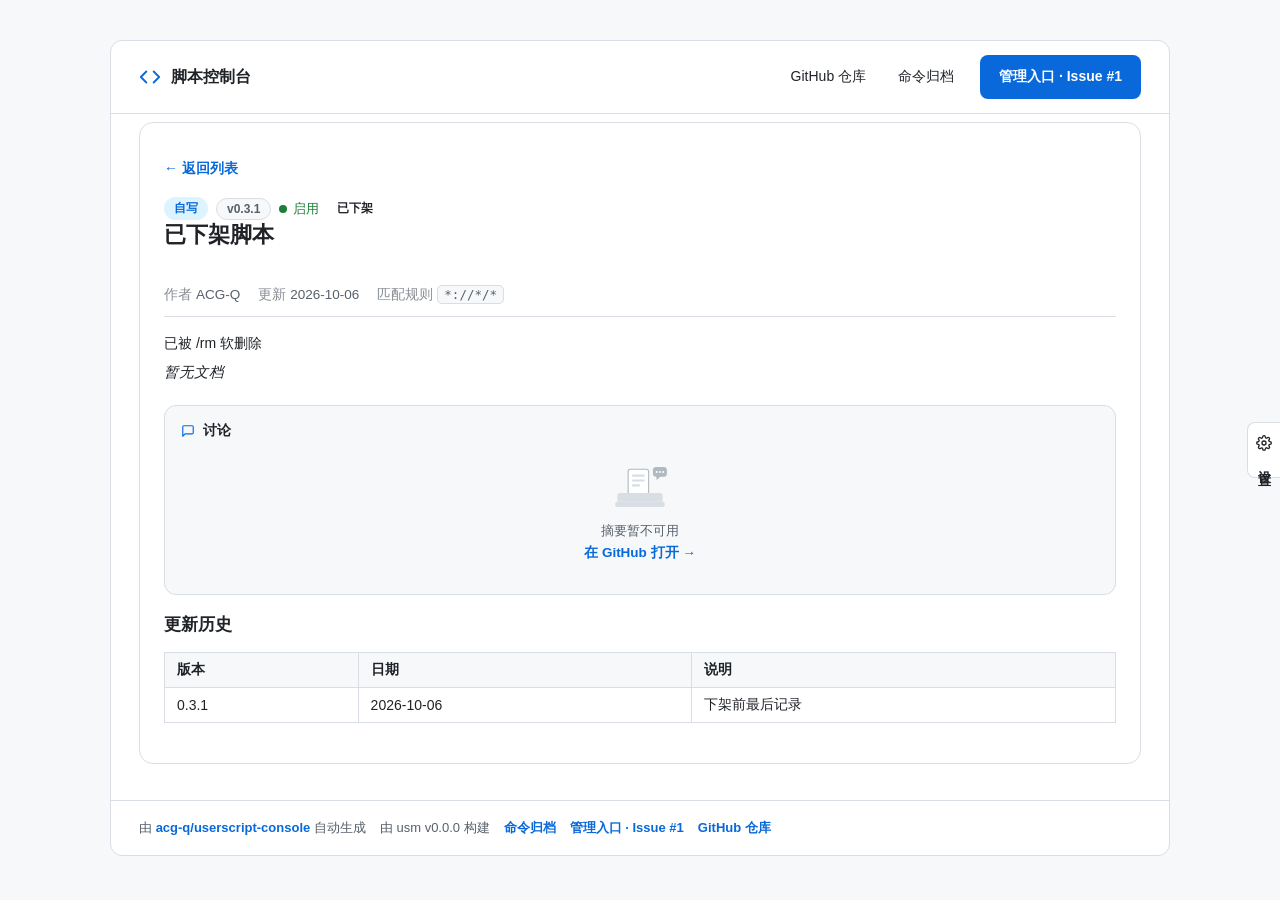
<file: tests/snapshot/site/scripts/99999999-8888-4777-8666-555555555555.html>
<!DOCTYPE html>
<html lang="zh-CN" data-theme="github-light">
<head>
<meta charset="UTF-8">
<meta name="viewport" content="width=device-width, initial-scale=1.0, viewport-fit=cover">
<title>已下架脚本</title>
<meta name="generator" content="usm v0.0.0">
<link rel="icon" href="data:image/svg+xml,<svg xmlns=%22http://www.w3.org/2000/svg%22 viewBox=%220 0 24 24%22><text y=%2215%22 font-size=%2224%22 text-anchor=%22middle%22 fill=%22%233b82f6%22>📜</text></svg>">
<style>
:root, [data-theme="github-light"] {
  --brand: #0969da;
  --brand-hover: #0860ca;
  --brand-fade: #0969da66;
  --on-accent: #fff;
  --primary: #1f883d;
  --primary-hover: #1a7f37;
  --bg: #ffffff;
  --bg-subtle: #f6f8fa;
  --page-bg: #f6f8fa;
  --hero-bg: #f6f8fa;
  --hero-fg: #1f2328;
  --hero-sub: #57606a;
  --text: #1f2328;
  --text-muted: #57606a;
  --border: #d8dee4;
  --border-strong: #b1b9c1;
  --success: #1a7f37;
  --success-bg: #dafbe1;
  --danger: #cf222e;
  --info-bg: #ddf4ff;
  --info-text: #0969da;
  --warn-bg: #fff8c5;
  --warn-text: #9a6700;
  --neutral-bg: #eaeef2;
  --tip-bg: #24292f;
  --tip-fg: #ffffff;
  --radius-card: 12px;
  --radius-btn: 8px;
  --radius-pill: 999px;
  --font-ui: -apple-system, "Segoe UI", "Microsoft YaHei", sans-serif;
  --font-mono: ui-monospace, "Cascadia Code", Consolas, monospace;
}
[data-theme="terminal-dark"] {
  --brand: #3fb950;
  --brand-hover: #58d66d;
  --brand-fade: #3fb95066;
  --on-accent: #0c110d;
  --primary: #3fb950;
  --primary-hover: #58d66d;
  --bg: #191f1a;
  --bg-subtle: #0b0e0c;
  --page-bg: #101411;
  --hero-bg: #0b0e0c;
  --hero-fg: #eef1ef;
  --hero-sub: #898f8a;
  --text: #eef1ef;
  --text-muted: #898f8a;
  --border: #2c302c;
  --border-strong: #3b403b;
  --success: #3fb950;
  --success-bg: #12351d;
  --danger: #d61f1f;
  --info-bg: #12351d;
  --info-text: #3fb950;
  --warn-bg: #2c302c;
  --warn-text: #b1b4b1;
  --neutral-bg: #2c302c;
  --tip-bg: #d0d2d1;
  --tip-fg: #101411;
}
[data-theme="vivid-purple"] {
  --brand: #6e56cf;
  --brand-hover: #5b45c0;
  --brand-fade: #6e56cf66;
  --on-accent: #fff;
  --primary: linear-gradient(135deg, #6e56cf, #8b5cf6);
  --primary-hover: linear-gradient(135deg, #5d47c4, #7d51e2);
  --bg: #ffffff;
  --bg-subtle: #f6f3ff;
  --page-bg: #faf9ff;
  --hero-bg: linear-gradient(135deg, #6e56cf, #8b5cf6 55%, #a855f7);
  --hero-fg: #fff;
  --hero-sub: #e9e4ff;
  --text: #211d2e;
  --text-muted: #695f8a;
  --border: #ece8f8;
  --border-strong: #ddd6f5;
  --success: #188947;
  --success-bg: #dcfce7;
  --danger: #d61f1f;
  --info-bg: #ede9fe;
  --info-text: #6e56cf;
  --warn-bg: #fef3c7;
  --warn-text: #92610a;
  --neutral-bg: #ede9fe;
  --tip-bg: #24292f;
  --tip-fg: #ffffff;
}

* { box-sizing: border-box; }
[hidden] { display: none !important; }
html { -webkit-text-size-adjust: 100%; }
body { margin: 0; padding: 40px 16px; font-family: var(--font-ui); background: var(--page-bg); color: var(--text); }
code { font-family: var(--font-mono); }
a { color: var(--brand); text-decoration: none; }
a:hover { text-decoration: underline; }

.frame { max-width: 1060px; margin: 0 auto; background: var(--bg); border: 1px solid var(--border); border-radius: 12px; overflow: hidden; }

.nav { display: flex; align-items: center; gap: 20px; padding: 14px 28px; border-bottom: 1px solid var(--border); flex-wrap: nowrap; min-width: 0; }
.brand { display: flex; align-items: center; gap: 10px; font-weight: 700; font-size: 16px; min-width: 0; }
.brand svg { color: var(--brand); display: block; flex: none; }
a.brand { color: var(--text); }
a.brand:hover { text-decoration: none; color: var(--brand); }
.brand-short { display: none; }
.back { display: inline-flex; align-items: center; gap: 6px; min-height: 44px; font-size: 14px; font-weight: 600; margin-bottom: 6px; }
.nav .spacer { flex: 1; }
.nav a.link { color: var(--text); font-size: 14px; font-weight: 500; padding: 10px 6px; min-height: 44px; display: inline-flex; align-items: center; white-space: nowrap; }
.nav a.link:hover { color: var(--brand); text-decoration: none; }
.nav-btn .btn-label-short { display: none; }

.btn { display: inline-flex; align-items: center; justify-content: center; gap: 6px; min-height: 44px; padding: 0 18px; border-radius: var(--radius-btn); font-size: 14px; font-weight: 600; text-decoration: none; cursor: pointer; border: 1px solid transparent; white-space: nowrap; transition: background .15s ease, border-color .15s ease; }
.btn:hover { text-decoration: none; }
.btn:focus-visible, .chip:focus-visible, .nav a.link:focus-visible { outline: 2px solid var(--brand); outline-offset: 2px; }
.btn.nav-btn { background: var(--brand); color: var(--on-accent); }
.btn.nav-btn:hover { background: var(--brand-hover); }
.btn.primary { background: var(--primary); color: var(--on-accent); }
.btn.primary:hover { background: var(--primary-hover); }
.btn.primary.disabled { background: var(--neutral-bg); color: var(--text-muted); border-color: var(--border); cursor: not-allowed; }
.btn.primary.disabled:hover { background: var(--neutral-bg); }
.btn.ghost { background: var(--bg-subtle); border-color: var(--border); color: var(--text); }
.btn.ghost:hover { background: var(--neutral-bg); border-color: var(--border-strong); }
.btn.big { min-height: 48px; padding: 0 24px; font-size: 15px; }

.hero { padding: 36px 28px 28px; background: var(--hero-bg); border-bottom: 1px solid var(--border); }
.hero h1 { margin: 0 0 8px; font-size: 28px; letter-spacing: -.01em; color: var(--hero-fg); }
.hero .sub { margin: 0 0 20px; font-size: 15px; line-height: 1.6; max-width: 640px; color: var(--hero-sub); }
.stats { display: flex; gap: 12px; flex-wrap: wrap; }
.stat { flex: 1; min-width: 150px; padding: 14px 16px; border-radius: 10px; background: var(--bg); border: 1px solid var(--border); }
.stat b { display: block; font-size: 24px; line-height: 1.2; color: var(--brand); }
.stat span { font-size: 13px; color: var(--text-muted); }

main { padding: 8px 28px 36px; }
.sec { display: flex; align-items: center; gap: 12px; flex-wrap: wrap; margin: 26px 0 14px; font-size: 18px; }
.filters { display: inline-flex; gap: 6px; }
.chip { font-size: 13px; padding: 7px 14px; border-radius: var(--radius-pill); cursor: pointer; border: 1px solid var(--border); background: var(--bg); color: var(--text-muted); font-family: var(--font-ui); min-height: 34px; }
.chip:hover { border-color: var(--border-strong); }
.chip.active { background: var(--brand); border-color: var(--brand); color: var(--on-accent); }

 
#listSentinel { height: 1px; }
#loadMore { display: flex; margin: 16px auto 0; min-width: 172px; }
#loadMore[disabled] { opacity: .7; cursor: progress; }
.list-end { margin: 16px 0 0; text-align: center; font-size: 13px; color: var(--text-muted); }

.script-card { display: grid; grid-template-columns: 1.3fr 1fr auto; gap: 18px; padding: 18px; border-radius: var(--radius-card); margin-bottom: 12px; align-items: start; background: var(--bg); border: 1px solid var(--border); }
.script-card:hover { border-color: var(--brand-fade); }
.sc-title { display: flex; align-items: center; gap: 8px; flex-wrap: wrap; margin-bottom: 6px; }
.sc-title h3 { margin: 0; font-size: 16px; }
.pill { font-size: 12px; font-weight: 600; padding: 3px 10px; border-radius: var(--radius-pill); }
.pill.type-self { background: var(--info-bg); color: var(--info-text); }
.pill.type-sync { background: var(--warn-bg); color: var(--warn-text); }
.pill.ver { background: var(--bg-subtle); color: var(--text-muted); border: 1px solid var(--border); }
.status { font-size: 13px; display: inline-flex; align-items: center; gap: 6px; color: var(--success); }
.status.off { color: var(--danger); }
.dot { width: 8px; height: 8px; border-radius: 50%; background: var(--success); display: inline-block; }
.status.off .dot { background: var(--danger); }
.sc-desc { margin: 0 0 6px; font-size: 14px; line-height: 1.55; }
.sc-meta { margin: 0; font-size: 12.5px; color: var(--text-muted); }
.sc-meta code { padding: 2px 6px; border-radius: 5px; font-size: 12px; background: var(--bg-subtle); border: 1px solid var(--border); }

.sc-disc { border-radius: 10px; padding: 12px 14px; font-size: 13px; background: var(--bg-subtle); border: 1px solid var(--border); }
.disc-head { display: flex; align-items: center; gap: 8px; flex-wrap: wrap; font-weight: 600; font-size: 13px; margin-bottom: 8px; }
.disc-head svg { flex: none; color: var(--brand); }
.disc-head .grow { flex: 1; }
.disc-head a { font-size: 13px; font-weight: 600; }
.badge { font-size: 12px; font-weight: 600; padding: 2px 9px; border-radius: var(--radius-pill); display: inline-flex; align-items: center; gap: 4px; background: var(--success-bg); color: var(--success); }
.badge.plain { background: var(--neutral-bg); color: var(--text-muted); }
.disc-latest { margin: 0; line-height: 1.55; }
.disc-who { display: block; margin-top: 4px; font-size: 12px; color: var(--text-muted); }

.sc-actions { display: flex; flex-direction: column; gap: 8px; }
.empty-state { text-align: center; color: var(--text-muted); padding: 36px 16px; }
.empty-state svg { display: block; margin: 0 auto 12px; }
.empty-state p { margin: 0; font-size: 14.5px; line-height: 1.6; }
.empty-state p a { font-weight: 600; font-size: 13.5px; }
.empty-state .es-doc { fill: var(--bg); stroke: var(--border-strong); stroke-width: 2; }
.empty-state .es-line { fill: var(--border); }
.empty-state .es-tray, .empty-state .es-lip { fill: var(--border); }
.empty-state .es-bub rect, .empty-state .es-bub path { fill: var(--border-strong); }
.empty-state .es-bub circle { fill: var(--bg); }
.empty-state.sm { padding: 14px 8px; }
.empty-state.sm svg { width: 56px; height: auto; margin-bottom: 8px; }
.empty-state.sm p { font-size: 13px; }

.detail-card { border-radius: 14px; padding: 24px; background: var(--bg); border: 1px solid var(--border); }
.d-head { display: flex; align-items: flex-start; justify-content: space-between; gap: 16px; flex-wrap: wrap; }
.d-head h3 { margin: 0 0 8px; font-size: 22px; }
.d-pills { display: flex; gap: 8px; align-items: center; flex-wrap: wrap; }
.d-meta { display: flex; gap: 18px; flex-wrap: wrap; font-size: 13.5px; margin: 16px 0; padding: 12px 0; border-bottom: 1px solid var(--border); color: var(--text-muted); }
.d-meta i { font-style: normal; opacity: .7; margin-right: 4px; }
.d-meta code { background: var(--bg-subtle); border: 1px solid var(--border); border-radius: 5px; padding: 1px 6px; font-size: 12.5px; }

.d-doc h1, .d-doc h2, .d-doc h3, .d-doc h4 { margin: 18px 0 8px; font-size: 17px; }
.d-doc h4 { font-size: 15px; }
.d-doc p, .d-doc li { font-size: 14.5px; line-height: 1.65; }
.d-doc p { margin: 0 0 10px; }
.d-doc ul, .d-doc ol { padding-left: 24px; }
.d-doc code { padding: 1px 6px; border-radius: 5px; font-size: 13px; background: var(--bg-subtle); border: 1px solid var(--border); }
.d-doc pre { background: var(--bg-subtle); border: 1px solid var(--border); border-radius: 8px; padding: 12px; overflow-x: auto; }
.d-doc pre code { background: none; border: none; padding: 0; }
.d-doc table { border-collapse: collapse; width: 100%; margin: 16px 0; font-size: 14px; }
.d-doc th, .d-doc td { border: 1px solid var(--border); padding: 8px 12px; text-align: left; }
.d-doc th { background: var(--bg-subtle); }
.d-doc blockquote { margin: 12px 0; padding: 2px 14px; border-left: 3px solid var(--border); color: var(--text-muted); }
.d-doc img { max-width: 100%; }

.d-disc { margin-top: 20px; border-radius: 12px; padding: 16px; background: var(--bg-subtle); border: 1px solid var(--border); }
.d-disc .disc-head { font-size: 14px; margin-bottom: 12px; }
.cmt { display: grid; grid-template-columns: 32px 1fr; gap: 0 10px; padding: 12px 0; border-top: 1px solid var(--border); font-size: 14px; }
.cmt:first-of-type { border-top: none; padding-top: 2px; }
.cmt-av { position: relative; width: 32px; height: 32px; border-radius: 50%; display: flex; align-items: center; justify-content: center; font-size: 13.5px; font-weight: 700; color: #fff; user-select: none; }
.cmt-av-img { position: absolute; inset: 0; width: 100%; height: 100%; border-radius: 50%; object-fit: cover; }
.cmt-av.av0 { background: #0969da; }
.cmt-av.av1 { background: #1a7f37; }
.cmt-av.av2 { background: #8250df; }
.cmt-av.av3 { background: #bf3989; }
.cmt-av.av4 { background: #bc4c00; }
.cmt-main { min-width: 0; }
.cmt-head { display: flex; align-items: baseline; gap: 8px; flex-wrap: wrap; margin-bottom: 2px; }
.cmt-head b { font-size: 13.5px; }
.cmt time { font-size: 12px; color: var(--text-muted); }
.cmt p { margin: 2px 0 0; line-height: 1.6; overflow-wrap: anywhere; white-space: pre-line; }
.cmt.owner .cmt-head b::after { content: "· 仓库所有者"; color: var(--success); font-weight: 600; margin-left: 6px; font-size: 12px; }
.answer-tag { font-size: 11px; font-weight: 600; padding: 1px 7px; border-radius: var(--radius-pill); background: var(--success-bg); color: var(--success); white-space: nowrap; }
.cmt-replies { margin: 8px 0 0; padding-left: 12px; border-left: 2px solid var(--border); }
.cmt-replies .cmt { grid-template-columns: 24px 1fr; padding: 8px 0; border-top: none; }
.cmt-replies .cmt + .cmt { border-top: 1px solid var(--border); }
.cmt-replies .cmt:first-child { padding-top: 2px; }
.cmt-replies .cmt-av { width: 24px; height: 24px; font-size: 11.5px; }
.cmt-replies .cmt p { font-size: 13px; }
.cmt-replies .cmt-replies { padding-left: 10px; }
.cmt p.quoted { padding: 4px 10px; border-left: 3px solid var(--brand); background: var(--bg); border-radius: 0 6px 6px 0; color: var(--text-muted); }

 
.ucard { position: fixed; z-index: 100; width: 300px; padding: 16px; border-radius: 12px; background: var(--bg); border: 1px solid var(--border); box-shadow: 0 12px 32px rgba(0, 0, 0, .16), 0 2px 8px rgba(0, 0, 0, .08); opacity: 0; transform: translateY(4px); transition: opacity .15s ease, transform .15s ease; pointer-events: none; }
.ucard.show { opacity: 1; transform: translateY(0); pointer-events: auto; }
.uc-top { display: flex; gap: 12px; align-items: center; }
.uc-ava { width: 56px; height: 56px; border-radius: 50%; border: 1px solid var(--border); flex: none; background: var(--bg-subtle); }
.uc-id { min-width: 0; }
.uc-name { font-size: 15px; font-weight: 700; line-height: 1.3; overflow: hidden; text-overflow: ellipsis; white-space: nowrap; }
.uc-login { font-size: 13px; color: var(--text-muted); }
.uc-bio { margin: 10px 0 0; font-size: 13px; line-height: 1.5; display: -webkit-box; -webkit-line-clamp: 2; -webkit-box-orient: vertical; overflow: hidden; }
.uc-meta { display: flex; gap: 14px; flex-wrap: wrap; margin-top: 10px; font-size: 12.5px; color: var(--text-muted); }
.uc-meta a { color: var(--brand); }
.uc-stats { display: flex; margin-top: 12px; padding: 10px 0; border-top: 1px solid var(--border); border-bottom: 1px solid var(--border); }
.uc-stat { flex: 1; text-align: center; }
.uc-stat b { display: block; font-size: 15px; color: var(--brand); font-variant-numeric: tabular-nums; }
.uc-stat span { font-size: 12px; color: var(--text-muted); }
.uc-link { display: flex; align-items: center; justify-content: center; margin-top: 12px; padding: 7px 0; border-radius: 8px; background: var(--bg-subtle); border: 1px solid var(--border); color: var(--brand); font-size: 13px; font-weight: 600; text-decoration: none; min-height: 34px; }
.uc-link:hover { background: var(--neutral-bg); }
.uc-sk { background: linear-gradient(90deg, var(--bg-subtle) 25%, var(--neutral-bg) 50%, var(--bg-subtle) 75%); background-size: 200% 100%; animation: uc-shimmer 1.2s infinite linear; border-radius: 6px; }
@keyframes uc-shimmer { to { background-position: -200% 0; } }
.uc-sk-ava { width: 56px; height: 56px; border-radius: 50%; flex: none; }
.uc-sk-l1 { height: 14px; width: 55%; margin-bottom: 8px; }
.uc-sk-l2 { height: 12px; width: 35%; }
.uc-sk-row { height: 36px; margin-top: 14px; }
@media (prefers-reduced-motion: reduce) { .ucard { transition: none; } }
.d-disc .btn { margin-top: 12px; }

 
.disc-badges { display: inline-flex; align-items: center; gap: 6px; flex-wrap: wrap; }
.disc-ver { position: relative; font-size: 13.5px; }
.disc-ver-btn { display: inline-flex; align-items: center; gap: 5px; border: none; background: transparent; color: var(--brand); font: inherit; font-size: 13.5px; font-weight: 600; cursor: pointer; padding: 6px 6px; border-radius: 8px; min-height: 34px; }
.disc-ver-btn:hover { color: var(--brand-hover); }
.disc-ver-btn:focus-visible { outline: 2px solid var(--brand); outline-offset: 2px; }
.disc-ver-btn .chev { transition: transform .15s ease; flex: none; }
.disc-ver-btn[aria-expanded="true"] .chev { transform: rotate(180deg); }
.disc-ver-menu { position: absolute; right: 0; top: calc(100% + 8px); z-index: 30; min-width: 224px; padding: 6px; border-radius: 12px; background: var(--bg); border: 1px solid var(--border); box-shadow: 0 12px 32px rgba(0, 0, 0, .16), 0 2px 8px rgba(0, 0, 0, .06); }
.disc-ver-menu[hidden] { display: none; }
.disc-ver-item { display: flex; width: 100%; align-items: center; gap: 8px; border: none; background: transparent; font: inherit; font-size: 13.5px; color: var(--text); padding: 9px 10px; border-radius: 8px; cursor: pointer; text-align: left; min-height: 40px; }
.disc-ver-item:hover { background: var(--neutral-bg); }
.disc-ver-item:focus-visible { outline: 2px solid var(--brand); outline-offset: -2px; }
.disc-ver-item[aria-selected="true"] { color: var(--brand); font-weight: 600; }
.disc-ver-item .num { margin-left: auto; font-size: 12px; color: var(--text-muted); font-weight: 400; }

footer.foot { padding: 18px 28px; font-size: 13px; display: flex; gap: 14px; flex-wrap: wrap; align-items: center; color: var(--text-muted); border-top: 1px solid var(--border); }
footer.foot a { font-weight: 600; }

 
.cmd-title { margin: 0 0 6px; font-size: 20px; }
.cmd-sub { margin: 0 0 16px; font-size: 13.5px; color: var(--text-muted); }
.cmd-item { padding: 14px 0; border-top: 1px solid var(--border); }
.cmd-item:first-of-type { border-top: none; padding-top: 4px; }
.cmd-line { display: flex; align-items: center; gap: 10px; flex-wrap: wrap; font-size: 13px; margin-bottom: 6px; }
.cmd-line b { font-size: 13.5px; }
.cmd-line time { color: var(--text-muted); font-size: 12.5px; }
.cmd-no { margin-left: auto; font-size: 12px; color: var(--text-muted); font-family: var(--font-mono); }
.cmd-item > pre, .cmd-res pre { margin: 0; padding: 10px 12px; border-radius: 8px; background: var(--bg-subtle); border: 1px solid var(--border); font-family: var(--font-mono); font-size: 12.5px; line-height: 1.6; white-space: pre-wrap; overflow-wrap: anywhere; }
.cmd-res { margin-top: 8px; padding-left: 14px; border-left: 2px solid var(--border); }
.cmd-res .cmd-line { margin-bottom: 4px; }
.cmd-none { margin: 8px 0 0; font-size: 13px; color: var(--text-muted); }
.pager { display: flex; align-items: center; justify-content: center; gap: 14px; margin-top: 20px; }
.pager-now { font-size: 13.5px; color: var(--text-muted); }

[data-tip] { position: relative; }
[data-tip]::after {
  content: attr(data-tip);
  position: absolute; bottom: calc(100% + 8px); left: 50%;
  transform: translateX(-50%);
  background: var(--tip-bg); color: var(--tip-fg);
  padding: 5px 10px; border-radius: 6px; font-size: 12px; font-weight: 500;
  white-space: nowrap; pointer-events: none; z-index: 20;
  opacity: 0; transition: opacity .12s ease;
}
[data-tip]::before {
  content: ""; position: absolute; bottom: calc(100% + 4px); left: 50%;
  transform: translateX(-50%) rotate(45deg);
  width: 8px; height: 8px; background: var(--tip-bg);
  opacity: 0; transition: opacity .12s ease; pointer-events: none; z-index: 20;
}
[data-tip]:hover::after, [data-tip]:hover::before,
[data-tip]:focus-within::after, [data-tip]:focus-within::before { opacity: 1; }

 

 
@media (max-width: 900px) {
  .script-card { grid-template-columns: 1fr 1fr; }
  .sc-main { grid-column: 1 / -1; }
  .sc-actions { grid-column: 1 / -1; flex-direction: row; flex-wrap: wrap; }
  .sc-actions .btn { flex: 1; min-width: 120px; }
  .hero h1 { font-size: 26px; }
}

 
@media (max-width: 600px) {
  body { padding: 16px 8px; padding-bottom: calc(env(safe-area-inset-bottom, 0) + 16px); }

   
  .nav { padding: 10px 16px; gap: 10px; flex-wrap: nowrap; min-width: 0; }
  .brand { font-size: 15px; gap: 8px; }
  .brand-full { display: none; }
  .brand-short { display: inline; }
  .nav a.link { display: none; }
  .nav-btn .btn-label-full { display: none; }
  .nav-btn .btn-label-short { display: inline; }
  .nav-btn { padding: 0 14px; }

  .hero { padding: 22px 16px 18px; }
  .hero h1 { font-size: 22px; }
  .hero .sub { font-size: 13.5px; }

   
  .stats {
    display: grid;
    grid-template-columns: 1fr 1fr;
    gap: 8px;
  }
  .stat { min-width: 0; flex: none; padding: 10px 12px; }
  .stat:last-child { grid-column: 1 / -1; }
  .stat b { font-size: 20px; }
  .stat span { font-size: 12px; }

  main { padding: 4px 16px 24px; }
  .sec { font-size: 16px; margin: 20px 0 12px; }
  .chip { padding: 8px 12px; font-size: 12px; min-height: 44px; }

  .script-card { grid-template-columns: 1fr; gap: 12px; padding: 14px; }
  .sc-title h3 { font-size: 15px; }
  .sc-desc { font-size: 13.5px; }

   
  .sc-actions { flex-direction: row; flex-wrap: nowrap; gap: 8px; }
  .sc-actions .btn { flex: 1 1 0; min-width: 0; padding: 0 10px; font-size: 13px; }

  .detail-card { padding: 16px; border-radius: 12px; }
  .d-head { flex-direction: column; align-items: stretch; gap: 12px; }
  .d-head h3 { font-size: 18px; }
  .d-head .btn.big { width: 100%; }
  .d-meta { gap: 12px; font-size: 12.5px; }
  .d-doc h4 { font-size: 14px; }
  .d-doc p { font-size: 14px; }

  .d-disc { padding: 12px; }
  .d-disc .disc-head { font-size: 13px; }
  .cmt { font-size: 13.5px; }
  .d-disc .btn { width: 100%; }

   
  .disc-ver-btn { min-height: 44px; }
  .disc-ver-menu { min-width: 196px; }
  .disc-ver-item { min-height: 44px; }

  footer.foot { padding: 14px 16px; font-size: 12px; gap: 10px; }

  .seg-control button { padding: 4px 8px; font-size: 11px; }

   
  .theme-rail {
    top: auto; bottom: calc(env(safe-area-inset-bottom, 0) + 16px);
    transform: translateX(calc(100% - 34px));
    flex-direction: row; padding: 10px 8px; gap: 6px;
    border-radius: 10px 0 0 10px;
  }
  .theme-rail:focus-visible,
  .theme-rail[aria-expanded="true"] { transform: translateX(0); }
  .rail-text { writing-mode: horizontal-tb; font-size: 12px; letter-spacing: 1px; }

  .settings-drawer {
    width: min(340px, 88vw);
    padding: 16px;
    padding-bottom: calc(env(safe-area-inset-bottom, 0) + 16px);
  }
  .theme-list { grid-template-columns: 1fr; }
}

@media (prefers-reduced-motion: reduce) {
  * { transition: none !important; animation: none !important; }
}

.theme-rail { position: fixed; right: 0; top: 50%; transform: translateY(-50%); display: flex; flex-direction: column; align-items: center; gap: 8px; padding: 12px 7px; background: var(--bg); border: 1px solid var(--border); border-right: none; border-radius: 8px 0 0 8px; cursor: pointer; z-index: 60; color: var(--text); transition: background .15s ease, transform .2s ease; }
.theme-rail:hover { background: var(--bg-subtle); }
.theme-rail:focus-visible { outline: 2px solid var(--brand); outline-offset: 2px; }
.rail-text { writing-mode: vertical-rl; font-size: 13px; font-weight: 600; letter-spacing: 3px; }
.sd-overlay { position: fixed; inset: 0; background: rgba(14, 17, 22, .4); opacity: 0; visibility: hidden; transition: opacity .2s ease, visibility .2s; z-index: 70; }
.sd-overlay.open { opacity: 1; visibility: visible; }
.settings-drawer { position: fixed; top: 0; right: 0; height: 100%; width: 340px; box-sizing: border-box; padding: 20px; background: var(--bg); border-left: 1px solid var(--border); box-shadow: -8px 0 30px rgba(0, 0, 0, .12); transform: translateX(100%); visibility: hidden; transition: transform .2s ease, visibility .2s; z-index: 80; overflow-y: auto; }
.settings-drawer.open { transform: translateX(0); visibility: visible; }
.sd-head { display: flex; align-items: center; justify-content: space-between; }
.sd-head h3 { margin: 0; font-size: 16px; color: var(--text); }
.sd-close { border: none; background: transparent; font-size: 20px; line-height: 1; cursor: pointer; padding: 4px 8px; border-radius: 6px; color: var(--text-muted); }
.sd-close:hover { background: var(--neutral-bg); }
.sd-group h4 { margin: 18px 0 8px; font-size: 12px; font-weight: 600; color: var(--text-muted); }
.sd-soon { margin: 0; font-size: 13px; color: var(--text-muted); opacity: .75; }
.theme-list { list-style: none; margin: 0; padding: 0; display: grid; grid-template-columns: repeat(2, 1fr); gap: 8px; }
.theme-list button { display: flex; flex-direction: column; width: 100%; padding: 0; overflow: hidden; border-radius: 8px; border: 1px solid var(--border); background: var(--bg); font-size: 14px; font-family: inherit; color: var(--text); cursor: pointer; text-align: left; transition: background .15s ease, border-color .15s ease; }
.theme-list button:hover { background: var(--bg-subtle); }
.theme-list button[aria-pressed="true"] { border-color: var(--text); background: var(--bg-subtle); }
.tl-label { display: flex; align-items: center; gap: 10px; padding: 8px 12px; font-weight: 400; }
.theme-list button[aria-pressed="true"] .tl-label { font-weight: 600; }
.tl-preview { display: flex; flex-direction: column; border-bottom: 1px solid var(--pv-card-bd); }
.tl-preview .pv-bar { padding: 5px 8px; }
.tl-preview .pv-brand { width: 28px; height: 6px; }
.tl-preview .pv-link { width: 12px; height: 4px; }
.tl-preview .pv-pill { width: 24px; height: 9px; }
.tl-preview .pv-hero { padding: 6px 8px 7px; }
.tl-preview .pv-title { height: 7px; }
.tl-preview .pv-sub { height: 4px; margin-top: 4px; }
.tl-preview .pv-stats { margin-top: 5px; }
.tl-preview .pv-stats i { height: 13px; border-radius: 4px; }
.tl-preview .pv-body { padding: 5px 8px 6px; }
.tl-preview .pv-card { height: 16px; border-radius: 4px; }
.pv-bar { display: flex; align-items: center; gap: 6px; padding: 7px 9px; background: var(--pv-bar-bg); border-bottom: 1px solid var(--pv-bar-bd); }
.pv-brand { width: 34px; height: 7px; border-radius: 4px; background: var(--pv-bar-fg); }
.pv-link { width: 16px; height: 5px; border-radius: 3px; background: var(--pv-sub); opacity: .7; }
.pv-pill { margin-left: auto; width: 30px; height: 11px; border-radius: 999px; background: var(--pv-accent); }
.pv-hero { display: block; padding: 9px 10px 10px; background: var(--pv-hero-bg); }
.pv-title { display: block; width: 58%; height: 9px; border-radius: 4px; background: var(--pv-title); }
.pv-sub { display: block; width: 80%; height: 5px; border-radius: 3px; background: var(--pv-sub); margin-top: 6px; }
.pv-stats { display: flex; gap: 5px; margin-top: 8px; }
.pv-stats i { flex: 1; height: 20px; border-radius: 5px; background: var(--pv-stat-bg); border: 1px solid var(--pv-stat-bd); }
.pv-body { display: flex; gap: 5px; padding: 8px 10px 10px; background: var(--pv-body-bg); }
.pv-card { flex: 1; height: 26px; border-radius: 6px; background: var(--pv-card-bg); border: 1px solid var(--pv-card-bd); }
.swatch { width: 14px; height: 14px; border-radius: 50%; border: 1px solid rgba(0, 0, 0, .15); flex: none; }
.check { margin-left: auto; font-weight: 700; visibility: hidden; }
.theme-list button[aria-pressed="true"] .check { visibility: visible; }

 
.frame:has(.docs-layout) { max-width: 1440px; overflow: clip; }  
.docs-layout { display: grid; grid-template-columns: 248px minmax(0, 1fr) 216px; align-items: start; }

 
.docs-nav { position: sticky; top: 0; align-self: start; max-height: 100vh; overflow-y: auto; padding: 18px 12px 32px; background: var(--bg); }
.docs-nav .nav-group { padding: 14px 12px 6px; font-size: 11.5px; font-weight: 700; letter-spacing: .05em; text-transform: uppercase; color: var(--text-muted); }
.docs-nav a { display: flex; align-items: baseline; gap: 8px; flex-wrap: wrap; margin-bottom: 2px; padding: 7px 12px; border-radius: 6px; font-size: 14px; color: var(--text); }
.docs-nav a:hover { background: var(--bg-subtle); text-decoration: none; }
.docs-nav a.on { background: var(--brand-fade); color: var(--brand); font-weight: 600; }
.docs-nav .n-desc { color: var(--text-muted); font-size: 12.5px; }
.docs-nav a.on .n-desc { color: var(--brand); opacity: .8; }

 
.docs-layout main { min-width: 0; padding: 24px 36px 72px; border-left: 1px solid var(--border); border-right: 1px solid var(--border); }
.crumbs { display: flex; align-items: center; flex-wrap: wrap; gap: 6px; margin-bottom: 14px; font-size: 13px; color: var(--text-muted); }
.crumbs .sep { color: var(--border-strong); }
.docs-layout main > h1 { margin: 0 0 18px; font-size: 28px; letter-spacing: -.01em; }
.docs-layout .d-doc h2 { margin-top: 34px; padding-top: 20px; border-top: 1px solid var(--border); font-size: 20px; scroll-margin-top: 12px; }
.docs-layout .d-doc h2:first-child { margin-top: 0; padding-top: 0; border-top: none; }
.docs-layout .d-doc h3 { font-size: 16.5px; }
.docs-layout .d-doc tbody tr:nth-child(even) td { background: var(--bg-subtle); }
.docs-layout .d-doc blockquote { margin: 14px 0; padding: 8px 16px; border-left: 3px solid var(--brand); background: var(--info-bg); color: var(--text); }
.docs-layout .d-doc pre { background: var(--tip-bg); border-color: transparent; color: var(--tip-fg); }
.docs-layout .d-doc pre code { color: inherit; }

 
.docs-toc { position: sticky; top: 0; align-self: start; max-height: 100vh; overflow-y: auto; padding: 24px 18px 32px; font-size: 13px; }
.docs-toc .toc-label { margin-bottom: 8px; font-size: 11.5px; font-weight: 700; letter-spacing: .05em; text-transform: uppercase; color: var(--text-muted); }
.docs-toc a { display: block; padding: 5px 0 5px 12px; border-left: 2px solid var(--border); color: var(--text-muted); }
.docs-toc a:hover { color: var(--text); text-decoration: none; }
.docs-toc a.on { border-left-color: var(--brand); color: var(--brand); font-weight: 600; }

@media (max-width: 1100px) {
  .docs-layout { grid-template-columns: 248px minmax(0, 1fr); }
  .docs-toc { display: none; }
}
@media (max-width: 760px) {
  .frame:has(.docs-layout) { max-width: 1060px; }
  .docs-layout { grid-template-columns: 1fr; }
  .docs-nav { position: static; display: flex; flex-wrap: nowrap; gap: 6px; max-height: none; overflow-x: auto; padding: 10px 12px; border-bottom: 1px solid var(--border); }
  .docs-nav .nav-group { display: none; }
  .docs-nav a { flex: none; margin-bottom: 0; padding: 6px 14px; border: 1px solid var(--border); border-radius: var(--radius-pill); white-space: nowrap; }
  .docs-nav .n-desc { display: none; }
  .docs-layout main { padding: 18px 16px 60px; border-left: none; border-right: none; }
}

.pv-a { --pv-bar-bg: #fff; --pv-bar-bd: #d8dee4; --pv-bar-fg: #0969da; --pv-hero-bg: #f6f8fa; --pv-title: #1f2328; --pv-sub: #8c959f; --pv-stat-bg: #fff; --pv-stat-bd: #d8dee4; --pv-accent: #0969da; --pv-body-bg: #fff; --pv-card-bg: #fff; --pv-card-bd: #d8dee4; }
.pv-b { --pv-bar-bg: #0b0e0c; --pv-bar-bd: #2c302c; --pv-bar-fg: #3fb950; --pv-hero-bg: #0b0e0c; --pv-title: #eef1ef; --pv-sub: #898f8a; --pv-stat-bg: #191f1a; --pv-stat-bd: #2c302c; --pv-accent: #3fb950; --pv-body-bg: #101411; --pv-card-bg: #191f1a; --pv-card-bd: #2c302c; }
.pv-c { --pv-bar-bg: linear-gradient(135deg, #6e56cf, #8b5cf6 55%, #a855f7); --pv-bar-bd: transparent; --pv-bar-fg: #fff; --pv-hero-bg: linear-gradient(135deg, #6e56cf, #8b5cf6 55%, #a855f7); --pv-title: #fff; --pv-sub: #e9e4ff; --pv-stat-bg: rgba(255, 255, 255, .13); --pv-stat-bd: rgba(255, 255, 255, .33); --pv-accent: #6e56cf; --pv-body-bg: #faf9ff; --pv-card-bg: #fff; --pv-card-bd: #ece8f8; }
.swatch-a { background: #0969da; }
.swatch-b { background: #3fb950; }
.swatch-c { background: #8b5cf6; }
</style>
<script>try { var t = localStorage.getItem('asm-theme'); if (t === 'github-light' || t === 'terminal-dark' || t === 'vivid-purple') { document.documentElement.setAttribute('data-theme', t); } } catch (e) { console.warn('无法读取主题偏好', e); }}</script>
</head>
<body>
<div class="frame">
<header class="nav">
<a class="brand" href="../index.html"><svg width="22" height="22" viewBox="0 0 24 24" fill="none" stroke="currentColor" stroke-width="2" stroke-linecap="round" stroke-linejoin="round" aria-hidden="true"><polyline points="16 18 22 12 16 6"/><polyline points="8 6 2 12 8 18"/></svg><span class="brand-full">脚本控制台</span><span class="brand-short">控制台</span></a>
<span class="spacer"></span>

<a class="link" href="https://github.com/acg-q/userscript-console" target="_blank" rel="noopener noreferrer">GitHub 仓库</a>
<a class="link" href="../commands/page-1.html">命令归档</a>
<a class="btn nav-btn" href="https://github.com/acg-q/userscript-console/issues/1" target="_blank" rel="noopener noreferrer"><span class="btn-label-full">管理入口 · Issue #1</span><span class="btn-label-short">管理</span></a>
</header>

<main>
<section class="detail-card">
<a class="back" href="../index.html">← 返回列表</a>
<div class="d-head">
<div>
<div class="d-pills"><span class="pill type-self" data-tip="本仓库自主编写的脚本">自写</span><span class="pill ver" data-tip="当前版本">v0.3.1</span><span class="status" data-tip="脚本已启用，安装链接可用"><span class="dot" aria-hidden="true"></span>启用</span><span class="pill" data-tip="该脚本已从注册表下架">已下架</span></div>
<h3>已下架脚本</h3>
</div>

</div>
<div class="d-meta"><span><i>作者</i>ACG-Q</span><span><i>更新</i>2026-10-06</span><span><i>匹配规则</i><code>*://*/*</code></span></div>
<p class="sc-desc">已被 /rm 软删除</p>
<section class="d-doc"><p><em>暂无文档</em></p>
</section>

<section class="d-disc">
<div class="disc-head"><svg width="14" height="14" viewBox="0 0 24 24" fill="none" stroke="currentColor" stroke-width="2" stroke-linecap="round" stroke-linejoin="round" aria-hidden="true"><path d="M21 15a2 2 0 0 1-2 2H7l-4 4V5a2 2 0 0 1 2-2h14a2 2 0 0 1 2 2z"/></svg>讨论</div>
<div class="empty-state sm" role="status"><svg width="104" height="88" viewBox="0 0 104 88" aria-hidden="true"><rect class="es-doc" x="30" y="6" width="38" height="46" rx="4"/><rect class="es-line" x="37" y="16" width="24" height="4" rx="2"/><rect class="es-line" x="37" y="25" width="24" height="4" rx="2"/><rect class="es-line" x="37" y="34" width="15" height="4" rx="2"/><path class="es-tray" d="M16 50 h72 a6 6 0 0 1 6 6 v10 H10 v-10 a6 6 0 0 1 6 -6 z"/><rect class="es-lip" x="6" y="66" width="92" height="10" rx="5"/><g class="es-bub"><rect x="76" y="2" width="26" height="18" rx="6"/><path d="M82 18 l1 8 l7 -6 z"/><circle cx="83" cy="11" r="1.8"/><circle cx="89" cy="11" r="1.8"/><circle cx="95" cy="11" r="1.8"/></g></svg><p>摘要暂不可用</p><p><a href="https://github.com/acg-q/userscript-manager/issues/7" target="_blank" rel="noopener noreferrer">在 GitHub 打开 →</a></p></div>
</section>

<section class="d-doc">
<h2>更新历史</h2>

<table>
<thead><tr><th>版本</th><th>日期</th><th>说明</th></tr></thead>
<tbody><tr><td>0.3.1</td><td>2026-10-06</td><td>下架前最后记录</td></tr></tbody>
</table>

</section>
</section>
</main>

<footer class="foot">
<span>由 <a href="https://github.com/acg-q/userscript-console" target="_blank" rel="noopener noreferrer">acg-q/userscript-console</a> 自动生成</span>
<span>由 usm v0.0.0 构建</span>
<a href="../commands/page-1.html">命令归档</a>
<a href="https://github.com/acg-q/userscript-console/issues/1" target="_blank" rel="noopener noreferrer">管理入口 · Issue #1</a>
<a href="https://github.com/acg-q/userscript-console" target="_blank" rel="noopener noreferrer">GitHub 仓库</a>
</footer>
</div>
<script>
(function () {
  var dataEl = document.getElementById('discData');
  if (!dataEl) return;
  var data;
  try { data = JSON.parse(dataEl.textContent); } catch (e) { return; }
  if (!Array.isArray(data) || !data.length) return;
  var btn = document.getElementById('discVerBtn');
  var label = document.getElementById('discVerLabel');
  var menu = document.getElementById('discVerMenu');
  var link = document.getElementById('discLink');
  var badges = document.getElementById('discBadges');
  var box = document.getElementById('discComments');
  var tpl = document.getElementById('discEmpty');
  if (!btn || !menu || !badges || !box || !label) return;
  var items = menu.querySelectorAll('.disc-ver-item');

  var CHECK = '<svg width="10" height="10" viewBox="0 0 24 24" fill="none" stroke="currentColor" stroke-width="3" stroke-linecap="round" stroke-linejoin="round" aria-hidden="true"><polyline points="20 6 9 17 4 12"/></svg>';

  function verLabel(p, i) {
    var v = p.version ? 'v' + p.version : '未知版本';
    return i === 0 ? v + '（最新）' : v;
  }

  
  function badgesHtml(p) {
    var n = p.reply_count || 0;
    if (p.is_answered) {
      return '<span class="badge" data-tip="该版本帖已被标记为已解决">' + CHECK + '已解决</span>' +
        '<span class="badge plain" data-tip="讨论回复总数">' + n + ' 条回复</span>';
    }
    if (!n) {
      return '<span class="badge plain" data-tip="该版本帖还没有评论">0 条回复</span>';
    }
    return '<span class="badge plain" data-tip="讨论尚未标记为已解决">' + n + ' 条回复 · 待解决</span>';
  }

  
  var uc = document.getElementById('ucard');
  if (!uc) {
    uc = document.createElement('div');
    uc.id = 'ucard';
    uc.className = 'ucard';
    uc.setAttribute('role', 'tooltip');
    uc.setAttribute('aria-hidden', 'true');
    document.body.appendChild(uc);
  }
  var ucCache = {}, ucPending = {}, ucHideT = null, ucShowT = null, ucActive = null;
  var UC_TTL = 30 * 60 * 1000;

  function ucEsc(s) { var d = document.createElement('div'); d.textContent = s == null ? '' : String(s); return d.innerHTML; }
  function ucNum(x) { return typeof x === 'number' ? x.toLocaleString('en-US') : '—'; }

  function ucSkeleton() {
    return '<div style="display:flex;gap:12px;align-items:center"><div class="uc-sk uc-sk-ava"></div><div style="flex:1"><div class="uc-sk uc-sk-l1"></div><div class="uc-sk uc-sk-l2"></div></div></div><div class="uc-sk uc-sk-row"></div>';
  }

  function ucBody(u) {
    return '<div class="uc-top"><img class="uc-ava" src="' + ucEsc(u.avatar_url) + '" alt="" width="56" height="56">' +
      '<div class="uc-id"><div class="uc-name">' + ucEsc(u.name || u.login) + '</div>' +
      '<div class="uc-login">@' + ucEsc(u.login) + '</div></div></div>' +
      (u.bio ? '<p class="uc-bio">' + ucEsc(u.bio) + '</p>' : '') +
      (u.location || u.blog ? '<div class="uc-meta">' +
        (u.location ? '<span>' + ucEsc(u.location) + '</span>' : '') +
        (u.blog ? '<span><a href="' + (String(u.blog).indexOf('http') === 0 ? ucEsc(u.blog) : 'https://' + ucEsc(u.blog)) +
        '" target="_blank" rel="noopener noreferrer">' + ucEsc(String(u.blog).replace(/^https?:\/\//, '')) + '</a></span>' : '') +
      '</div>' : '') +
      '<div class="uc-stats">' +
      '<div class="uc-stat"><b>' + ucNum(u.public_repos) + '</b><span>仓库</span></div>' +
      '<div class="uc-stat"><b>' + ucNum(u.followers) + '</b><span>关注者</span></div>' +
      '<div class="uc-stat"><b>' + ucNum(u.following) + '</b><span>正在关注</span></div>' +
      '</div>' +
      '<a class="uc-link" href="' + ucEsc(u.html_url) + '" target="_blank" rel="noopener noreferrer">在 GitHub 查看主页 →</a>';
  }

  function ucPlace(el) {
    var r = el.getBoundingClientRect();
    uc.style.visibility = 'hidden';
    uc.classList.add('show');
    var ch = uc.offsetHeight, cw = uc.offsetWidth;
    var top = r.bottom + 10;
    if (top + ch > window.innerHeight - 8) top = r.top - ch - 10;
    var left = Math.min(Math.max(8, r.left + r.width / 2 - cw / 2), window.innerWidth - cw - 8);
    uc.style.top = Math.max(8, top) + 'px';
    uc.style.left = left + 'px';
    uc.style.visibility = '';
  }

  function ucHide() {
    uc.classList.remove('show');
    uc.setAttribute('aria-hidden', 'true');
    ucActive = null;
  }

  function ucRender(el, login) {
    ucActive = el;
    var hit = null;
    try {
      var raw = sessionStorage.getItem('uc:' + login);
      if (raw) {
        var p = JSON.parse(raw);
        if (p && Date.now() - p.t < UC_TTL) hit = p.d;
      }
    } catch (e) {   }
    if (hit) { uc.innerHTML = ucBody(hit); uc.setAttribute('aria-hidden', 'false'); ucPlace(el); return; }
    uc.innerHTML = ucSkeleton();
    uc.setAttribute('aria-hidden', 'false');
    ucPlace(el);
    if (ucPending[login]) return;
    ucPending[login] = true;
    fetch('https://api.github.com/users/' + encodeURIComponent(login))
      .then(function (r) { if (!r.ok) throw new Error(String(r.status)); return r.json(); })
      .then(function (u) {
        ucCache[login] = u;
        try { sessionStorage.setItem('uc:' + login, JSON.stringify({ t: Date.now(), d: u })); } catch (e) {   }
        if (ucActive === el) { uc.innerHTML = ucBody(u); ucPlace(el); }
      })
      .catch(function () { if (ucActive === el) ucHide(); }) 
      .then(function () { delete ucPending[login]; });
  }

  function ucShow(el) { clearTimeout(ucHideT); ucRender(el, el.dataset.login); }
  function ucScheduleHide() { clearTimeout(ucHideT); ucHideT = setTimeout(ucHide, 180); }

  uc.addEventListener('mouseenter', function () { clearTimeout(ucHideT); });
  uc.addEventListener('mouseleave', ucScheduleHide);
  window.addEventListener('scroll', function () { if (ucActive) ucPlace(ucActive); }, { passive: true });

  
  function ucAvatarOf(e) {
    var el = e.target && e.target.closest ? e.target.closest('.cmt-av') : null;
    if (el && el.dataset.login && !el.contains(e.relatedTarget)) return el;
    return null;
  }
  document.addEventListener('mouseover', function (e) {
    var el = ucAvatarOf(e);
    if (!el) return;
    clearTimeout(ucShowT);
    ucShowT = setTimeout(function () { ucShow(el); }, 200);
  });
  document.addEventListener('mouseout', function (e) {
    if (!ucAvatarOf(e)) return;
    clearTimeout(ucShowT);
    ucScheduleHide();
  });

  function avatarEl(name, url) {
    var s = document.createElement('span');
    s.className = 'cmt-av';
    var sum = 0;
    for (var i = 0; i < name.length; i++) sum += name.charCodeAt(i);
    s.classList.add('av' + (sum % 5));
    s.dataset.login = name;
    s.textContent = name.trim().charAt(0) || '?';
    s.setAttribute('aria-hidden', 'true');
    if (url) {
      var img = document.createElement('img');
      img.className = 'cmt-av-img';
      img.src = url;
      img.alt = '';
      img.loading = 'lazy';
      img.onerror = function () { img.remove(); };
      s.appendChild(img);
    }
    return s;
  }

  function commentEl(c) {
    var name = c.author || '未知用户';
    var el = document.createElement('div');
    el.className = 'cmt' + (c.is_owner ? ' owner' : '');
    el.appendChild(avatarEl(name, c.avatar));
    var main = document.createElement('div');
    main.className = 'cmt-main';
    var head = document.createElement('div');
    head.className = 'cmt-head';
    var b = document.createElement('b');
    b.textContent = name;
    head.appendChild(b);
    if (c.is_answer) {
      var tag = document.createElement('span');
      tag.className = 'answer-tag';
      tag.textContent = '✓ 已解决';
      head.appendChild(tag);
    }
    var t = document.createElement('time');
    t.textContent = c.time || '—';
    head.appendChild(t);
    main.appendChild(head);
    var p = document.createElement('p');
    p.textContent = c.body || '';
    if (c.quoted) p.className = 'quoted';
    main.appendChild(p);
    var replies = c.replies || [];
    if (replies.length) {
      var wrap = document.createElement('div');
      wrap.className = 'cmt-replies';
      replies.forEach(function (r) { wrap.appendChild(commentEl(r)); });
      main.appendChild(wrap);
    }
    el.appendChild(main);
    return el;
  }

  function renderComments(p) {
    box.textContent = '';
    var list = p.comments || [];
    if (!list.length) {
      if (tpl && tpl.content) box.appendChild(tpl.content.cloneNode(true));
      return;
    }
    list.forEach(function (c) { box.appendChild(commentEl(c)); });
  }

  function select(i) {
    var p = data[i];
    if (!p) return;
    label.textContent = verLabel(p, i);
    badges.innerHTML = badgesHtml(p);
    renderComments(p);
    if (link) {
      var u = typeof p.url === 'string' ? p.url : '';
      var httpOk = u.slice(0, 8) === 'https://' || u.slice(0, 7) === 'http://';
      if (httpOk) {
        link.href = u;
      } else {
        link.removeAttribute('href');
      }
    }
    items.forEach(function (it, idx) {
      var on = idx === i;
      it.setAttribute('aria-selected', String(on));
      it.classList.toggle('active', on);
    });
  }

  function setOpen(open) {
    menu.hidden = !open;
    btn.setAttribute('aria-expanded', String(open));
  }

  btn.addEventListener('click', function (e) {
    e.stopPropagation();
    setOpen(menu.hidden);
  });
  items.forEach(function (it) {
    it.addEventListener('click', function () {
      select(Number(it.dataset.i));
      setOpen(false);
    });
  });
  document.addEventListener('click', function (e) {
    if (!menu.hidden && !menu.contains(e.target)) setOpen(false);
  });
  document.addEventListener('keydown', function (e) {
    if (e.key === 'Escape') setOpen(false);
  });
})();
</script>
<button type="button" class="theme-rail" id="themeRail" aria-expanded="false" aria-controls="settingsDrawer" aria-label="打开设置">
<svg width="16" height="16" viewBox="0 0 24 24" fill="none" stroke="currentColor" stroke-width="2" stroke-linecap="round" stroke-linejoin="round" aria-hidden="true"><circle cx="12" cy="12" r="3"/><path d="M19.4 15a1.65 1.65 0 0 0 .33 1.82l.06.06a2 2 0 1 1-2.83 2.83l-.06-.06a1.65 1.65 0 0 0-1.82-.33 1.65 1.65 0 0 0-1 1.51V21a2 2 0 1 1-4 0v-.09A1.65 1.65 0 0 0 9 19.4a1.65 1.65 0 0 0-1.82.33l-.06.06a2 2 0 1 1-2.83-2.83l.06-.06a1.65 1.65 0 0 0 .33-1.82 1.65 1.65 0 0 0-1.51-1H3a2 2 0 1 1 0-4h.09A1.65 1.65 0 0 0 4.6 9a1.65 1.65 0 0 0-.33-1.82l-.06-.06a2 2 0 1 1 2.83-2.83l.06.06a1.65 1.65 0 0 0 1.82.33H9a1.65 1.65 0 0 0 1-1.51V3a2 2 0 1 1 4 0v.09a1.65 1.65 0 0 0 1 1.51 1.65 1.65 0 0 0 1.82-.33l.06-.06a2 2 0 1 1 2.83 2.83l-.06.06a1.65 1.65 0 0 0-.33 1.82V9a1.65 1.65 0 0 0 1.51 1H21a2 2 0 1 1 0 4h-.09a1.65 1.65 0 0 0-1.51 1z"/></svg>
<span class="rail-text">设置</span>
</button>
<div class="sd-overlay" id="sdOverlay"></div>
<aside class="settings-drawer" id="settingsDrawer" aria-hidden="true" aria-label="设置面板">
<div class="sd-head">
<h3>设置</h3>
<button type="button" class="sd-close" aria-label="关闭设置">&times;</button>
</div>
<div class="sd-group">
<h4>主题</h4>
<ul class="theme-list">
<li><button type="button" data-theme="github-light" aria-pressed="false"><span class="tl-preview pv-a" aria-hidden="true"><span class="pv-bar"><i class="pv-brand"></i><i class="pv-link"></i><i class="pv-link"></i><i class="pv-pill"></i></span><span class="pv-hero"><i class="pv-title"></i><i class="pv-sub"></i><span class="pv-stats"><i></i><i></i><i></i></span></span><span class="pv-body"><i class="pv-card"></i><i class="pv-card"></i></span></span><span class="tl-label"><span class="swatch swatch-a" aria-hidden="true"></span>清爽蓝<span class="check" aria-hidden="true">✓</span></span></button></li>
<li><button type="button" data-theme="terminal-dark" aria-pressed="false"><span class="tl-preview pv-b" aria-hidden="true"><span class="pv-bar"><i class="pv-brand"></i><i class="pv-link"></i><i class="pv-link"></i><i class="pv-pill"></i></span><span class="pv-hero"><i class="pv-title"></i><i class="pv-sub"></i><span class="pv-stats"><i></i><i></i><i></i></span></span><span class="pv-body"><i class="pv-card"></i><i class="pv-card"></i></span></span><span class="tl-label"><span class="swatch swatch-b" aria-hidden="true"></span>硬核绿<span class="check" aria-hidden="true">✓</span></span></button></li>
<li><button type="button" data-theme="vivid-purple" aria-pressed="false"><span class="tl-preview pv-c" aria-hidden="true"><span class="pv-bar"><i class="pv-brand"></i><i class="pv-link"></i><i class="pv-link"></i><i class="pv-pill"></i></span><span class="pv-hero"><i class="pv-title"></i><i class="pv-sub"></i><span class="pv-stats"><i></i><i></i><i></i></span></span><span class="pv-body"><i class="pv-card"></i><i class="pv-card"></i></span></span><span class="tl-label"><span class="swatch swatch-c" aria-hidden="true"></span>表达紫<span class="check" aria-hidden="true">✓</span></span></button></li>
</ul>
</div>
<div class="sd-group">
<h4>更多功能</h4>
<p class="sd-soon">规划中</p>
</div>
</aside>

<script>
(function () {
  var KEY = 'asm-theme';
  var root = document.documentElement;
  var rail = document.getElementById('themeRail');
  var drawer = document.getElementById('settingsDrawer');
  var overlay = document.getElementById('sdOverlay');
  var closeBtn = drawer.querySelector('.sd-close');
  var rows = drawer.querySelectorAll('.theme-list button[data-theme]');

  function applyTheme(theme) {
    root.setAttribute('data-theme', theme);
    rows.forEach(function (b) {
      b.setAttribute('aria-pressed', String(b.dataset.theme === theme));
    });
    try {
      localStorage.setItem(KEY, theme);
    } catch (e) {
      console.warn('无法保存主题偏好', e);
    }
  }

  rows.forEach(function (b) {
    b.setAttribute('aria-pressed', String(b.dataset.theme === root.getAttribute('data-theme')));
    b.addEventListener('click', function () { applyTheme(b.dataset.theme); });
  });

  function setDrawer(open) {
    drawer.classList.toggle('open', open);
    overlay.classList.toggle('open', open);
    rail.setAttribute('aria-expanded', String(open));
    drawer.setAttribute('aria-hidden', String(!open));
    if (open) {
      document.body.style.overflow = 'hidden';
      drawer.querySelector('.theme-list button').focus();
    } else {
      document.body.style.overflow = '';
      rail.focus();
    }
  }

  rail.addEventListener('click', function () {
    setDrawer(!drawer.classList.contains('open'));
  });
  overlay.addEventListener('click', function () { setDrawer(false); });
  closeBtn.addEventListener('click', function () { setDrawer(false); });
  document.addEventListener('keydown', function (e) {
    if (e.key === 'Escape' && drawer.classList.contains('open')) setDrawer(false);
  });
})();
</script>
</body>
</html>
</file>
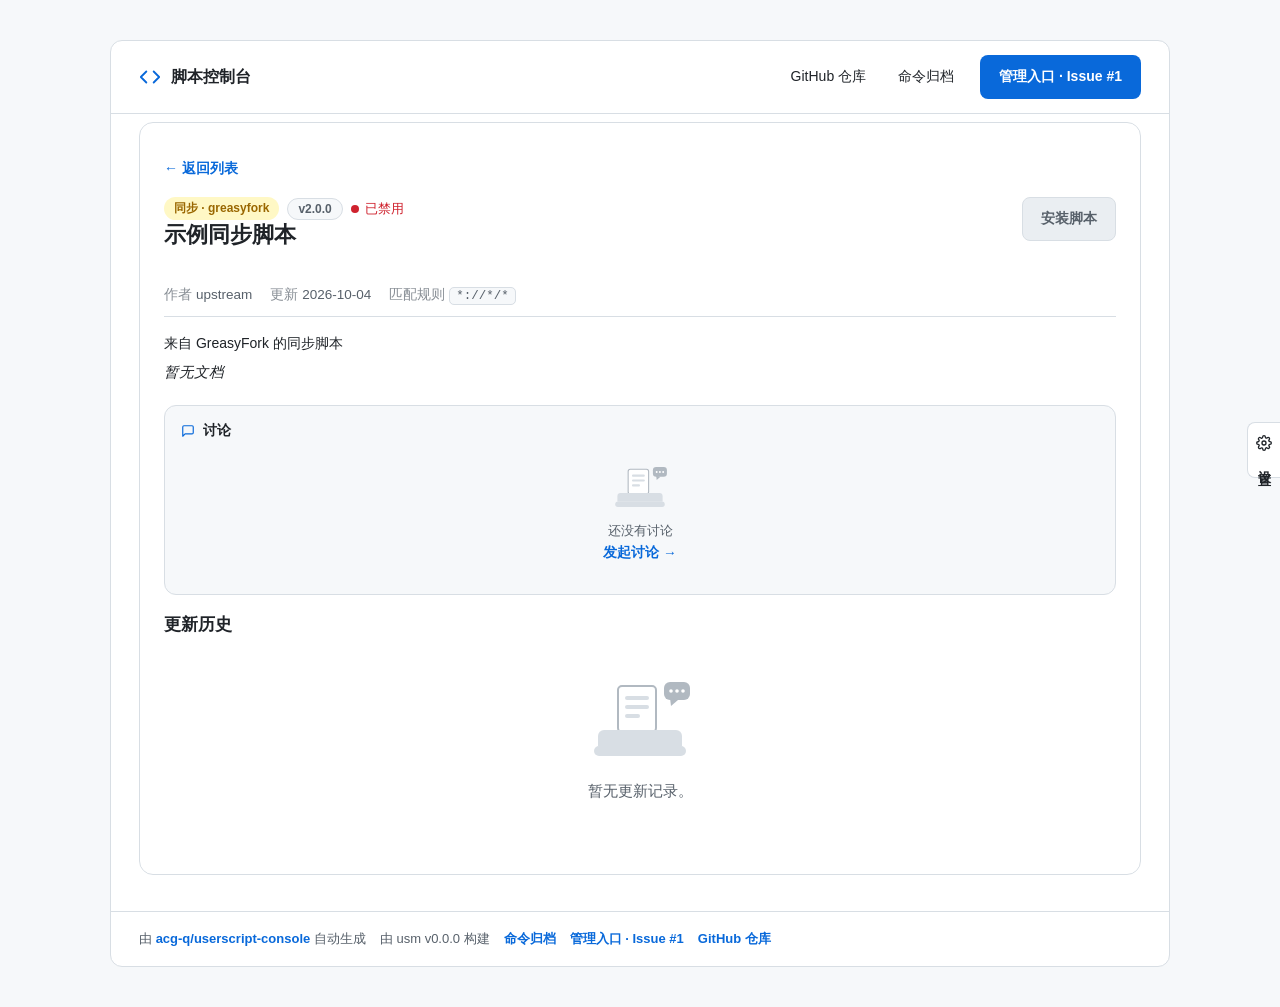
<file: tests/snapshot/site/scripts/abcdef012345.html>
<!DOCTYPE html>
<html lang="zh-CN" data-theme="github-light">
<head>
<meta charset="UTF-8">
<meta name="viewport" content="width=device-width, initial-scale=1.0, viewport-fit=cover">
<title>示例同步脚本</title>
<meta name="generator" content="usm v0.0.0">
<link rel="icon" href="data:image/svg+xml,<svg xmlns=%22http://www.w3.org/2000/svg%22 viewBox=%220 0 24 24%22><text y=%2215%22 font-size=%2224%22 text-anchor=%22middle%22 fill=%22%233b82f6%22>📜</text></svg>">
<style>
:root, [data-theme="github-light"] {
  --brand: #0969da;
  --brand-hover: #0860ca;
  --brand-fade: #0969da66;
  --on-accent: #fff;
  --primary: #1f883d;
  --primary-hover: #1a7f37;
  --bg: #ffffff;
  --bg-subtle: #f6f8fa;
  --page-bg: #f6f8fa;
  --hero-bg: #f6f8fa;
  --hero-fg: #1f2328;
  --hero-sub: #57606a;
  --text: #1f2328;
  --text-muted: #57606a;
  --border: #d8dee4;
  --border-strong: #b1b9c1;
  --success: #1a7f37;
  --success-bg: #dafbe1;
  --danger: #cf222e;
  --info-bg: #ddf4ff;
  --info-text: #0969da;
  --warn-bg: #fff8c5;
  --warn-text: #9a6700;
  --neutral-bg: #eaeef2;
  --tip-bg: #24292f;
  --tip-fg: #ffffff;
  --radius-card: 12px;
  --radius-btn: 8px;
  --radius-pill: 999px;
  --font-ui: -apple-system, "Segoe UI", "Microsoft YaHei", sans-serif;
  --font-mono: ui-monospace, "Cascadia Code", Consolas, monospace;
}
[data-theme="terminal-dark"] {
  --brand: #3fb950;
  --brand-hover: #58d66d;
  --brand-fade: #3fb95066;
  --on-accent: #0c110d;
  --primary: #3fb950;
  --primary-hover: #58d66d;
  --bg: #191f1a;
  --bg-subtle: #0b0e0c;
  --page-bg: #101411;
  --hero-bg: #0b0e0c;
  --hero-fg: #eef1ef;
  --hero-sub: #898f8a;
  --text: #eef1ef;
  --text-muted: #898f8a;
  --border: #2c302c;
  --border-strong: #3b403b;
  --success: #3fb950;
  --success-bg: #12351d;
  --danger: #d61f1f;
  --info-bg: #12351d;
  --info-text: #3fb950;
  --warn-bg: #2c302c;
  --warn-text: #b1b4b1;
  --neutral-bg: #2c302c;
  --tip-bg: #d0d2d1;
  --tip-fg: #101411;
}
[data-theme="vivid-purple"] {
  --brand: #6e56cf;
  --brand-hover: #5b45c0;
  --brand-fade: #6e56cf66;
  --on-accent: #fff;
  --primary: linear-gradient(135deg, #6e56cf, #8b5cf6);
  --primary-hover: linear-gradient(135deg, #5d47c4, #7d51e2);
  --bg: #ffffff;
  --bg-subtle: #f6f3ff;
  --page-bg: #faf9ff;
  --hero-bg: linear-gradient(135deg, #6e56cf, #8b5cf6 55%, #a855f7);
  --hero-fg: #fff;
  --hero-sub: #e9e4ff;
  --text: #211d2e;
  --text-muted: #695f8a;
  --border: #ece8f8;
  --border-strong: #ddd6f5;
  --success: #188947;
  --success-bg: #dcfce7;
  --danger: #d61f1f;
  --info-bg: #ede9fe;
  --info-text: #6e56cf;
  --warn-bg: #fef3c7;
  --warn-text: #92610a;
  --neutral-bg: #ede9fe;
  --tip-bg: #24292f;
  --tip-fg: #ffffff;
}

* { box-sizing: border-box; }
[hidden] { display: none !important; }
html { -webkit-text-size-adjust: 100%; }
body { margin: 0; padding: 40px 16px; font-family: var(--font-ui); background: var(--page-bg); color: var(--text); }
code { font-family: var(--font-mono); }
a { color: var(--brand); text-decoration: none; }
a:hover { text-decoration: underline; }

.frame { max-width: 1060px; margin: 0 auto; background: var(--bg); border: 1px solid var(--border); border-radius: 12px; overflow: hidden; }

.nav { display: flex; align-items: center; gap: 20px; padding: 14px 28px; border-bottom: 1px solid var(--border); flex-wrap: nowrap; min-width: 0; }
.brand { display: flex; align-items: center; gap: 10px; font-weight: 700; font-size: 16px; min-width: 0; }
.brand svg { color: var(--brand); display: block; flex: none; }
a.brand { color: var(--text); }
a.brand:hover { text-decoration: none; color: var(--brand); }
.brand-short { display: none; }
.back { display: inline-flex; align-items: center; gap: 6px; min-height: 44px; font-size: 14px; font-weight: 600; margin-bottom: 6px; }
.nav .spacer { flex: 1; }
.nav a.link { color: var(--text); font-size: 14px; font-weight: 500; padding: 10px 6px; min-height: 44px; display: inline-flex; align-items: center; white-space: nowrap; }
.nav a.link:hover { color: var(--brand); text-decoration: none; }
.nav-btn .btn-label-short { display: none; }

.btn { display: inline-flex; align-items: center; justify-content: center; gap: 6px; min-height: 44px; padding: 0 18px; border-radius: var(--radius-btn); font-size: 14px; font-weight: 600; text-decoration: none; cursor: pointer; border: 1px solid transparent; white-space: nowrap; transition: background .15s ease, border-color .15s ease; }
.btn:hover { text-decoration: none; }
.btn:focus-visible, .chip:focus-visible, .nav a.link:focus-visible { outline: 2px solid var(--brand); outline-offset: 2px; }
.btn.nav-btn { background: var(--brand); color: var(--on-accent); }
.btn.nav-btn:hover { background: var(--brand-hover); }
.btn.primary { background: var(--primary); color: var(--on-accent); }
.btn.primary:hover { background: var(--primary-hover); }
.btn.primary.disabled { background: var(--neutral-bg); color: var(--text-muted); border-color: var(--border); cursor: not-allowed; }
.btn.primary.disabled:hover { background: var(--neutral-bg); }
.btn.ghost { background: var(--bg-subtle); border-color: var(--border); color: var(--text); }
.btn.ghost:hover { background: var(--neutral-bg); border-color: var(--border-strong); }
.btn.big { min-height: 48px; padding: 0 24px; font-size: 15px; }

.hero { padding: 36px 28px 28px; background: var(--hero-bg); border-bottom: 1px solid var(--border); }
.hero h1 { margin: 0 0 8px; font-size: 28px; letter-spacing: -.01em; color: var(--hero-fg); }
.hero .sub { margin: 0 0 20px; font-size: 15px; line-height: 1.6; max-width: 640px; color: var(--hero-sub); }
.stats { display: flex; gap: 12px; flex-wrap: wrap; }
.stat { flex: 1; min-width: 150px; padding: 14px 16px; border-radius: 10px; background: var(--bg); border: 1px solid var(--border); }
.stat b { display: block; font-size: 24px; line-height: 1.2; color: var(--brand); }
.stat span { font-size: 13px; color: var(--text-muted); }

main { padding: 8px 28px 36px; }
.sec { display: flex; align-items: center; gap: 12px; flex-wrap: wrap; margin: 26px 0 14px; font-size: 18px; }
.filters { display: inline-flex; gap: 6px; }
.chip { font-size: 13px; padding: 7px 14px; border-radius: var(--radius-pill); cursor: pointer; border: 1px solid var(--border); background: var(--bg); color: var(--text-muted); font-family: var(--font-ui); min-height: 34px; }
.chip:hover { border-color: var(--border-strong); }
.chip.active { background: var(--brand); border-color: var(--brand); color: var(--on-accent); }

 
#listSentinel { height: 1px; }
#loadMore { display: flex; margin: 16px auto 0; min-width: 172px; }
#loadMore[disabled] { opacity: .7; cursor: progress; }
.list-end { margin: 16px 0 0; text-align: center; font-size: 13px; color: var(--text-muted); }

.script-card { display: grid; grid-template-columns: 1.3fr 1fr auto; gap: 18px; padding: 18px; border-radius: var(--radius-card); margin-bottom: 12px; align-items: start; background: var(--bg); border: 1px solid var(--border); }
.script-card:hover { border-color: var(--brand-fade); }
.sc-title { display: flex; align-items: center; gap: 8px; flex-wrap: wrap; margin-bottom: 6px; }
.sc-title h3 { margin: 0; font-size: 16px; }
.pill { font-size: 12px; font-weight: 600; padding: 3px 10px; border-radius: var(--radius-pill); }
.pill.type-self { background: var(--info-bg); color: var(--info-text); }
.pill.type-sync { background: var(--warn-bg); color: var(--warn-text); }
.pill.ver { background: var(--bg-subtle); color: var(--text-muted); border: 1px solid var(--border); }
.status { font-size: 13px; display: inline-flex; align-items: center; gap: 6px; color: var(--success); }
.status.off { color: var(--danger); }
.dot { width: 8px; height: 8px; border-radius: 50%; background: var(--success); display: inline-block; }
.status.off .dot { background: var(--danger); }
.sc-desc { margin: 0 0 6px; font-size: 14px; line-height: 1.55; }
.sc-meta { margin: 0; font-size: 12.5px; color: var(--text-muted); }
.sc-meta code { padding: 2px 6px; border-radius: 5px; font-size: 12px; background: var(--bg-subtle); border: 1px solid var(--border); }

.sc-disc { border-radius: 10px; padding: 12px 14px; font-size: 13px; background: var(--bg-subtle); border: 1px solid var(--border); }
.disc-head { display: flex; align-items: center; gap: 8px; flex-wrap: wrap; font-weight: 600; font-size: 13px; margin-bottom: 8px; }
.disc-head svg { flex: none; color: var(--brand); }
.disc-head .grow { flex: 1; }
.disc-head a { font-size: 13px; font-weight: 600; }
.badge { font-size: 12px; font-weight: 600; padding: 2px 9px; border-radius: var(--radius-pill); display: inline-flex; align-items: center; gap: 4px; background: var(--success-bg); color: var(--success); }
.badge.plain { background: var(--neutral-bg); color: var(--text-muted); }
.disc-latest { margin: 0; line-height: 1.55; }
.disc-who { display: block; margin-top: 4px; font-size: 12px; color: var(--text-muted); }

.sc-actions { display: flex; flex-direction: column; gap: 8px; }
.empty-state { text-align: center; color: var(--text-muted); padding: 36px 16px; }
.empty-state svg { display: block; margin: 0 auto 12px; }
.empty-state p { margin: 0; font-size: 14.5px; line-height: 1.6; }
.empty-state p a { font-weight: 600; font-size: 13.5px; }
.empty-state .es-doc { fill: var(--bg); stroke: var(--border-strong); stroke-width: 2; }
.empty-state .es-line { fill: var(--border); }
.empty-state .es-tray, .empty-state .es-lip { fill: var(--border); }
.empty-state .es-bub rect, .empty-state .es-bub path { fill: var(--border-strong); }
.empty-state .es-bub circle { fill: var(--bg); }
.empty-state.sm { padding: 14px 8px; }
.empty-state.sm svg { width: 56px; height: auto; margin-bottom: 8px; }
.empty-state.sm p { font-size: 13px; }

.detail-card { border-radius: 14px; padding: 24px; background: var(--bg); border: 1px solid var(--border); }
.d-head { display: flex; align-items: flex-start; justify-content: space-between; gap: 16px; flex-wrap: wrap; }
.d-head h3 { margin: 0 0 8px; font-size: 22px; }
.d-pills { display: flex; gap: 8px; align-items: center; flex-wrap: wrap; }
.d-meta { display: flex; gap: 18px; flex-wrap: wrap; font-size: 13.5px; margin: 16px 0; padding: 12px 0; border-bottom: 1px solid var(--border); color: var(--text-muted); }
.d-meta i { font-style: normal; opacity: .7; margin-right: 4px; }
.d-meta code { background: var(--bg-subtle); border: 1px solid var(--border); border-radius: 5px; padding: 1px 6px; font-size: 12.5px; }

.d-doc h1, .d-doc h2, .d-doc h3, .d-doc h4 { margin: 18px 0 8px; font-size: 17px; }
.d-doc h4 { font-size: 15px; }
.d-doc p, .d-doc li { font-size: 14.5px; line-height: 1.65; }
.d-doc p { margin: 0 0 10px; }
.d-doc ul, .d-doc ol { padding-left: 24px; }
.d-doc code { padding: 1px 6px; border-radius: 5px; font-size: 13px; background: var(--bg-subtle); border: 1px solid var(--border); }
.d-doc pre { background: var(--bg-subtle); border: 1px solid var(--border); border-radius: 8px; padding: 12px; overflow-x: auto; }
.d-doc pre code { background: none; border: none; padding: 0; }
.d-doc table { border-collapse: collapse; width: 100%; margin: 16px 0; font-size: 14px; }
.d-doc th, .d-doc td { border: 1px solid var(--border); padding: 8px 12px; text-align: left; }
.d-doc th { background: var(--bg-subtle); }
.d-doc blockquote { margin: 12px 0; padding: 2px 14px; border-left: 3px solid var(--border); color: var(--text-muted); }
.d-doc img { max-width: 100%; }

.d-disc { margin-top: 20px; border-radius: 12px; padding: 16px; background: var(--bg-subtle); border: 1px solid var(--border); }
.d-disc .disc-head { font-size: 14px; margin-bottom: 12px; }
.cmt { display: grid; grid-template-columns: 32px 1fr; gap: 0 10px; padding: 12px 0; border-top: 1px solid var(--border); font-size: 14px; }
.cmt:first-of-type { border-top: none; padding-top: 2px; }
.cmt-av { position: relative; width: 32px; height: 32px; border-radius: 50%; display: flex; align-items: center; justify-content: center; font-size: 13.5px; font-weight: 700; color: #fff; user-select: none; }
.cmt-av-img { position: absolute; inset: 0; width: 100%; height: 100%; border-radius: 50%; object-fit: cover; }
.cmt-av.av0 { background: #0969da; }
.cmt-av.av1 { background: #1a7f37; }
.cmt-av.av2 { background: #8250df; }
.cmt-av.av3 { background: #bf3989; }
.cmt-av.av4 { background: #bc4c00; }
.cmt-main { min-width: 0; }
.cmt-head { display: flex; align-items: baseline; gap: 8px; flex-wrap: wrap; margin-bottom: 2px; }
.cmt-head b { font-size: 13.5px; }
.cmt time { font-size: 12px; color: var(--text-muted); }
.cmt p { margin: 2px 0 0; line-height: 1.6; overflow-wrap: anywhere; white-space: pre-line; }
.cmt.owner .cmt-head b::after { content: "· 仓库所有者"; color: var(--success); font-weight: 600; margin-left: 6px; font-size: 12px; }
.answer-tag { font-size: 11px; font-weight: 600; padding: 1px 7px; border-radius: var(--radius-pill); background: var(--success-bg); color: var(--success); white-space: nowrap; }
.cmt-replies { margin: 8px 0 0; padding-left: 12px; border-left: 2px solid var(--border); }
.cmt-replies .cmt { grid-template-columns: 24px 1fr; padding: 8px 0; border-top: none; }
.cmt-replies .cmt + .cmt { border-top: 1px solid var(--border); }
.cmt-replies .cmt:first-child { padding-top: 2px; }
.cmt-replies .cmt-av { width: 24px; height: 24px; font-size: 11.5px; }
.cmt-replies .cmt p { font-size: 13px; }
.cmt-replies .cmt-replies { padding-left: 10px; }
.cmt p.quoted { padding: 4px 10px; border-left: 3px solid var(--brand); background: var(--bg); border-radius: 0 6px 6px 0; color: var(--text-muted); }

 
.ucard { position: fixed; z-index: 100; width: 300px; padding: 16px; border-radius: 12px; background: var(--bg); border: 1px solid var(--border); box-shadow: 0 12px 32px rgba(0, 0, 0, .16), 0 2px 8px rgba(0, 0, 0, .08); opacity: 0; transform: translateY(4px); transition: opacity .15s ease, transform .15s ease; pointer-events: none; }
.ucard.show { opacity: 1; transform: translateY(0); pointer-events: auto; }
.uc-top { display: flex; gap: 12px; align-items: center; }
.uc-ava { width: 56px; height: 56px; border-radius: 50%; border: 1px solid var(--border); flex: none; background: var(--bg-subtle); }
.uc-id { min-width: 0; }
.uc-name { font-size: 15px; font-weight: 700; line-height: 1.3; overflow: hidden; text-overflow: ellipsis; white-space: nowrap; }
.uc-login { font-size: 13px; color: var(--text-muted); }
.uc-bio { margin: 10px 0 0; font-size: 13px; line-height: 1.5; display: -webkit-box; -webkit-line-clamp: 2; -webkit-box-orient: vertical; overflow: hidden; }
.uc-meta { display: flex; gap: 14px; flex-wrap: wrap; margin-top: 10px; font-size: 12.5px; color: var(--text-muted); }
.uc-meta a { color: var(--brand); }
.uc-stats { display: flex; margin-top: 12px; padding: 10px 0; border-top: 1px solid var(--border); border-bottom: 1px solid var(--border); }
.uc-stat { flex: 1; text-align: center; }
.uc-stat b { display: block; font-size: 15px; color: var(--brand); font-variant-numeric: tabular-nums; }
.uc-stat span { font-size: 12px; color: var(--text-muted); }
.uc-link { display: flex; align-items: center; justify-content: center; margin-top: 12px; padding: 7px 0; border-radius: 8px; background: var(--bg-subtle); border: 1px solid var(--border); color: var(--brand); font-size: 13px; font-weight: 600; text-decoration: none; min-height: 34px; }
.uc-link:hover { background: var(--neutral-bg); }
.uc-sk { background: linear-gradient(90deg, var(--bg-subtle) 25%, var(--neutral-bg) 50%, var(--bg-subtle) 75%); background-size: 200% 100%; animation: uc-shimmer 1.2s infinite linear; border-radius: 6px; }
@keyframes uc-shimmer { to { background-position: -200% 0; } }
.uc-sk-ava { width: 56px; height: 56px; border-radius: 50%; flex: none; }
.uc-sk-l1 { height: 14px; width: 55%; margin-bottom: 8px; }
.uc-sk-l2 { height: 12px; width: 35%; }
.uc-sk-row { height: 36px; margin-top: 14px; }
@media (prefers-reduced-motion: reduce) { .ucard { transition: none; } }
.d-disc .btn { margin-top: 12px; }

 
.disc-badges { display: inline-flex; align-items: center; gap: 6px; flex-wrap: wrap; }
.disc-ver { position: relative; font-size: 13.5px; }
.disc-ver-btn { display: inline-flex; align-items: center; gap: 5px; border: none; background: transparent; color: var(--brand); font: inherit; font-size: 13.5px; font-weight: 600; cursor: pointer; padding: 6px 6px; border-radius: 8px; min-height: 34px; }
.disc-ver-btn:hover { color: var(--brand-hover); }
.disc-ver-btn:focus-visible { outline: 2px solid var(--brand); outline-offset: 2px; }
.disc-ver-btn .chev { transition: transform .15s ease; flex: none; }
.disc-ver-btn[aria-expanded="true"] .chev { transform: rotate(180deg); }
.disc-ver-menu { position: absolute; right: 0; top: calc(100% + 8px); z-index: 30; min-width: 224px; padding: 6px; border-radius: 12px; background: var(--bg); border: 1px solid var(--border); box-shadow: 0 12px 32px rgba(0, 0, 0, .16), 0 2px 8px rgba(0, 0, 0, .06); }
.disc-ver-menu[hidden] { display: none; }
.disc-ver-item { display: flex; width: 100%; align-items: center; gap: 8px; border: none; background: transparent; font: inherit; font-size: 13.5px; color: var(--text); padding: 9px 10px; border-radius: 8px; cursor: pointer; text-align: left; min-height: 40px; }
.disc-ver-item:hover { background: var(--neutral-bg); }
.disc-ver-item:focus-visible { outline: 2px solid var(--brand); outline-offset: -2px; }
.disc-ver-item[aria-selected="true"] { color: var(--brand); font-weight: 600; }
.disc-ver-item .num { margin-left: auto; font-size: 12px; color: var(--text-muted); font-weight: 400; }

footer.foot { padding: 18px 28px; font-size: 13px; display: flex; gap: 14px; flex-wrap: wrap; align-items: center; color: var(--text-muted); border-top: 1px solid var(--border); }
footer.foot a { font-weight: 600; }

 
.cmd-title { margin: 0 0 6px; font-size: 20px; }
.cmd-sub { margin: 0 0 16px; font-size: 13.5px; color: var(--text-muted); }
.cmd-item { padding: 14px 0; border-top: 1px solid var(--border); }
.cmd-item:first-of-type { border-top: none; padding-top: 4px; }
.cmd-line { display: flex; align-items: center; gap: 10px; flex-wrap: wrap; font-size: 13px; margin-bottom: 6px; }
.cmd-line b { font-size: 13.5px; }
.cmd-line time { color: var(--text-muted); font-size: 12.5px; }
.cmd-no { margin-left: auto; font-size: 12px; color: var(--text-muted); font-family: var(--font-mono); }
.cmd-item > pre, .cmd-res pre { margin: 0; padding: 10px 12px; border-radius: 8px; background: var(--bg-subtle); border: 1px solid var(--border); font-family: var(--font-mono); font-size: 12.5px; line-height: 1.6; white-space: pre-wrap; overflow-wrap: anywhere; }
.cmd-res { margin-top: 8px; padding-left: 14px; border-left: 2px solid var(--border); }
.cmd-res .cmd-line { margin-bottom: 4px; }
.cmd-none { margin: 8px 0 0; font-size: 13px; color: var(--text-muted); }
.pager { display: flex; align-items: center; justify-content: center; gap: 14px; margin-top: 20px; }
.pager-now { font-size: 13.5px; color: var(--text-muted); }

[data-tip] { position: relative; }
[data-tip]::after {
  content: attr(data-tip);
  position: absolute; bottom: calc(100% + 8px); left: 50%;
  transform: translateX(-50%);
  background: var(--tip-bg); color: var(--tip-fg);
  padding: 5px 10px; border-radius: 6px; font-size: 12px; font-weight: 500;
  white-space: nowrap; pointer-events: none; z-index: 20;
  opacity: 0; transition: opacity .12s ease;
}
[data-tip]::before {
  content: ""; position: absolute; bottom: calc(100% + 4px); left: 50%;
  transform: translateX(-50%) rotate(45deg);
  width: 8px; height: 8px; background: var(--tip-bg);
  opacity: 0; transition: opacity .12s ease; pointer-events: none; z-index: 20;
}
[data-tip]:hover::after, [data-tip]:hover::before,
[data-tip]:focus-within::after, [data-tip]:focus-within::before { opacity: 1; }

 

 
@media (max-width: 900px) {
  .script-card { grid-template-columns: 1fr 1fr; }
  .sc-main { grid-column: 1 / -1; }
  .sc-actions { grid-column: 1 / -1; flex-direction: row; flex-wrap: wrap; }
  .sc-actions .btn { flex: 1; min-width: 120px; }
  .hero h1 { font-size: 26px; }
}

 
@media (max-width: 600px) {
  body { padding: 16px 8px; padding-bottom: calc(env(safe-area-inset-bottom, 0) + 16px); }

   
  .nav { padding: 10px 16px; gap: 10px; flex-wrap: nowrap; min-width: 0; }
  .brand { font-size: 15px; gap: 8px; }
  .brand-full { display: none; }
  .brand-short { display: inline; }
  .nav a.link { display: none; }
  .nav-btn .btn-label-full { display: none; }
  .nav-btn .btn-label-short { display: inline; }
  .nav-btn { padding: 0 14px; }

  .hero { padding: 22px 16px 18px; }
  .hero h1 { font-size: 22px; }
  .hero .sub { font-size: 13.5px; }

   
  .stats {
    display: grid;
    grid-template-columns: 1fr 1fr;
    gap: 8px;
  }
  .stat { min-width: 0; flex: none; padding: 10px 12px; }
  .stat:last-child { grid-column: 1 / -1; }
  .stat b { font-size: 20px; }
  .stat span { font-size: 12px; }

  main { padding: 4px 16px 24px; }
  .sec { font-size: 16px; margin: 20px 0 12px; }
  .chip { padding: 8px 12px; font-size: 12px; min-height: 44px; }

  .script-card { grid-template-columns: 1fr; gap: 12px; padding: 14px; }
  .sc-title h3 { font-size: 15px; }
  .sc-desc { font-size: 13.5px; }

   
  .sc-actions { flex-direction: row; flex-wrap: nowrap; gap: 8px; }
  .sc-actions .btn { flex: 1 1 0; min-width: 0; padding: 0 10px; font-size: 13px; }

  .detail-card { padding: 16px; border-radius: 12px; }
  .d-head { flex-direction: column; align-items: stretch; gap: 12px; }
  .d-head h3 { font-size: 18px; }
  .d-head .btn.big { width: 100%; }
  .d-meta { gap: 12px; font-size: 12.5px; }
  .d-doc h4 { font-size: 14px; }
  .d-doc p { font-size: 14px; }

  .d-disc { padding: 12px; }
  .d-disc .disc-head { font-size: 13px; }
  .cmt { font-size: 13.5px; }
  .d-disc .btn { width: 100%; }

   
  .disc-ver-btn { min-height: 44px; }
  .disc-ver-menu { min-width: 196px; }
  .disc-ver-item { min-height: 44px; }

  footer.foot { padding: 14px 16px; font-size: 12px; gap: 10px; }

  .seg-control button { padding: 4px 8px; font-size: 11px; }

   
  .theme-rail {
    top: auto; bottom: calc(env(safe-area-inset-bottom, 0) + 16px);
    transform: translateX(calc(100% - 34px));
    flex-direction: row; padding: 10px 8px; gap: 6px;
    border-radius: 10px 0 0 10px;
  }
  .theme-rail:focus-visible,
  .theme-rail[aria-expanded="true"] { transform: translateX(0); }
  .rail-text { writing-mode: horizontal-tb; font-size: 12px; letter-spacing: 1px; }

  .settings-drawer {
    width: min(340px, 88vw);
    padding: 16px;
    padding-bottom: calc(env(safe-area-inset-bottom, 0) + 16px);
  }
  .theme-list { grid-template-columns: 1fr; }
}

@media (prefers-reduced-motion: reduce) {
  * { transition: none !important; animation: none !important; }
}

.theme-rail { position: fixed; right: 0; top: 50%; transform: translateY(-50%); display: flex; flex-direction: column; align-items: center; gap: 8px; padding: 12px 7px; background: var(--bg); border: 1px solid var(--border); border-right: none; border-radius: 8px 0 0 8px; cursor: pointer; z-index: 60; color: var(--text); transition: background .15s ease, transform .2s ease; }
.theme-rail:hover { background: var(--bg-subtle); }
.theme-rail:focus-visible { outline: 2px solid var(--brand); outline-offset: 2px; }
.rail-text { writing-mode: vertical-rl; font-size: 13px; font-weight: 600; letter-spacing: 3px; }
.sd-overlay { position: fixed; inset: 0; background: rgba(14, 17, 22, .4); opacity: 0; visibility: hidden; transition: opacity .2s ease, visibility .2s; z-index: 70; }
.sd-overlay.open { opacity: 1; visibility: visible; }
.settings-drawer { position: fixed; top: 0; right: 0; height: 100%; width: 340px; box-sizing: border-box; padding: 20px; background: var(--bg); border-left: 1px solid var(--border); box-shadow: -8px 0 30px rgba(0, 0, 0, .12); transform: translateX(100%); visibility: hidden; transition: transform .2s ease, visibility .2s; z-index: 80; overflow-y: auto; }
.settings-drawer.open { transform: translateX(0); visibility: visible; }
.sd-head { display: flex; align-items: center; justify-content: space-between; }
.sd-head h3 { margin: 0; font-size: 16px; color: var(--text); }
.sd-close { border: none; background: transparent; font-size: 20px; line-height: 1; cursor: pointer; padding: 4px 8px; border-radius: 6px; color: var(--text-muted); }
.sd-close:hover { background: var(--neutral-bg); }
.sd-group h4 { margin: 18px 0 8px; font-size: 12px; font-weight: 600; color: var(--text-muted); }
.sd-soon { margin: 0; font-size: 13px; color: var(--text-muted); opacity: .75; }
.theme-list { list-style: none; margin: 0; padding: 0; display: grid; grid-template-columns: repeat(2, 1fr); gap: 8px; }
.theme-list button { display: flex; flex-direction: column; width: 100%; padding: 0; overflow: hidden; border-radius: 8px; border: 1px solid var(--border); background: var(--bg); font-size: 14px; font-family: inherit; color: var(--text); cursor: pointer; text-align: left; transition: background .15s ease, border-color .15s ease; }
.theme-list button:hover { background: var(--bg-subtle); }
.theme-list button[aria-pressed="true"] { border-color: var(--text); background: var(--bg-subtle); }
.tl-label { display: flex; align-items: center; gap: 10px; padding: 8px 12px; font-weight: 400; }
.theme-list button[aria-pressed="true"] .tl-label { font-weight: 600; }
.tl-preview { display: flex; flex-direction: column; border-bottom: 1px solid var(--pv-card-bd); }
.tl-preview .pv-bar { padding: 5px 8px; }
.tl-preview .pv-brand { width: 28px; height: 6px; }
.tl-preview .pv-link { width: 12px; height: 4px; }
.tl-preview .pv-pill { width: 24px; height: 9px; }
.tl-preview .pv-hero { padding: 6px 8px 7px; }
.tl-preview .pv-title { height: 7px; }
.tl-preview .pv-sub { height: 4px; margin-top: 4px; }
.tl-preview .pv-stats { margin-top: 5px; }
.tl-preview .pv-stats i { height: 13px; border-radius: 4px; }
.tl-preview .pv-body { padding: 5px 8px 6px; }
.tl-preview .pv-card { height: 16px; border-radius: 4px; }
.pv-bar { display: flex; align-items: center; gap: 6px; padding: 7px 9px; background: var(--pv-bar-bg); border-bottom: 1px solid var(--pv-bar-bd); }
.pv-brand { width: 34px; height: 7px; border-radius: 4px; background: var(--pv-bar-fg); }
.pv-link { width: 16px; height: 5px; border-radius: 3px; background: var(--pv-sub); opacity: .7; }
.pv-pill { margin-left: auto; width: 30px; height: 11px; border-radius: 999px; background: var(--pv-accent); }
.pv-hero { display: block; padding: 9px 10px 10px; background: var(--pv-hero-bg); }
.pv-title { display: block; width: 58%; height: 9px; border-radius: 4px; background: var(--pv-title); }
.pv-sub { display: block; width: 80%; height: 5px; border-radius: 3px; background: var(--pv-sub); margin-top: 6px; }
.pv-stats { display: flex; gap: 5px; margin-top: 8px; }
.pv-stats i { flex: 1; height: 20px; border-radius: 5px; background: var(--pv-stat-bg); border: 1px solid var(--pv-stat-bd); }
.pv-body { display: flex; gap: 5px; padding: 8px 10px 10px; background: var(--pv-body-bg); }
.pv-card { flex: 1; height: 26px; border-radius: 6px; background: var(--pv-card-bg); border: 1px solid var(--pv-card-bd); }
.swatch { width: 14px; height: 14px; border-radius: 50%; border: 1px solid rgba(0, 0, 0, .15); flex: none; }
.check { margin-left: auto; font-weight: 700; visibility: hidden; }
.theme-list button[aria-pressed="true"] .check { visibility: visible; }

 
.frame:has(.docs-layout) { max-width: 1440px; overflow: clip; }  
.docs-layout { display: grid; grid-template-columns: 248px minmax(0, 1fr) 216px; align-items: start; }

 
.docs-nav { position: sticky; top: 0; align-self: start; max-height: 100vh; overflow-y: auto; padding: 18px 12px 32px; background: var(--bg); }
.docs-nav .nav-group { padding: 14px 12px 6px; font-size: 11.5px; font-weight: 700; letter-spacing: .05em; text-transform: uppercase; color: var(--text-muted); }
.docs-nav a { display: flex; align-items: baseline; gap: 8px; flex-wrap: wrap; margin-bottom: 2px; padding: 7px 12px; border-radius: 6px; font-size: 14px; color: var(--text); }
.docs-nav a:hover { background: var(--bg-subtle); text-decoration: none; }
.docs-nav a.on { background: var(--brand-fade); color: var(--brand); font-weight: 600; }
.docs-nav .n-desc { color: var(--text-muted); font-size: 12.5px; }
.docs-nav a.on .n-desc { color: var(--brand); opacity: .8; }

 
.docs-layout main { min-width: 0; padding: 24px 36px 72px; border-left: 1px solid var(--border); border-right: 1px solid var(--border); }
.crumbs { display: flex; align-items: center; flex-wrap: wrap; gap: 6px; margin-bottom: 14px; font-size: 13px; color: var(--text-muted); }
.crumbs .sep { color: var(--border-strong); }
.docs-layout main > h1 { margin: 0 0 18px; font-size: 28px; letter-spacing: -.01em; }
.docs-layout .d-doc h2 { margin-top: 34px; padding-top: 20px; border-top: 1px solid var(--border); font-size: 20px; scroll-margin-top: 12px; }
.docs-layout .d-doc h2:first-child { margin-top: 0; padding-top: 0; border-top: none; }
.docs-layout .d-doc h3 { font-size: 16.5px; }
.docs-layout .d-doc tbody tr:nth-child(even) td { background: var(--bg-subtle); }
.docs-layout .d-doc blockquote { margin: 14px 0; padding: 8px 16px; border-left: 3px solid var(--brand); background: var(--info-bg); color: var(--text); }
.docs-layout .d-doc pre { background: var(--tip-bg); border-color: transparent; color: var(--tip-fg); }
.docs-layout .d-doc pre code { color: inherit; }

 
.docs-toc { position: sticky; top: 0; align-self: start; max-height: 100vh; overflow-y: auto; padding: 24px 18px 32px; font-size: 13px; }
.docs-toc .toc-label { margin-bottom: 8px; font-size: 11.5px; font-weight: 700; letter-spacing: .05em; text-transform: uppercase; color: var(--text-muted); }
.docs-toc a { display: block; padding: 5px 0 5px 12px; border-left: 2px solid var(--border); color: var(--text-muted); }
.docs-toc a:hover { color: var(--text); text-decoration: none; }
.docs-toc a.on { border-left-color: var(--brand); color: var(--brand); font-weight: 600; }

@media (max-width: 1100px) {
  .docs-layout { grid-template-columns: 248px minmax(0, 1fr); }
  .docs-toc { display: none; }
}
@media (max-width: 760px) {
  .frame:has(.docs-layout) { max-width: 1060px; }
  .docs-layout { grid-template-columns: 1fr; }
  .docs-nav { position: static; display: flex; flex-wrap: nowrap; gap: 6px; max-height: none; overflow-x: auto; padding: 10px 12px; border-bottom: 1px solid var(--border); }
  .docs-nav .nav-group { display: none; }
  .docs-nav a { flex: none; margin-bottom: 0; padding: 6px 14px; border: 1px solid var(--border); border-radius: var(--radius-pill); white-space: nowrap; }
  .docs-nav .n-desc { display: none; }
  .docs-layout main { padding: 18px 16px 60px; border-left: none; border-right: none; }
}

.pv-a { --pv-bar-bg: #fff; --pv-bar-bd: #d8dee4; --pv-bar-fg: #0969da; --pv-hero-bg: #f6f8fa; --pv-title: #1f2328; --pv-sub: #8c959f; --pv-stat-bg: #fff; --pv-stat-bd: #d8dee4; --pv-accent: #0969da; --pv-body-bg: #fff; --pv-card-bg: #fff; --pv-card-bd: #d8dee4; }
.pv-b { --pv-bar-bg: #0b0e0c; --pv-bar-bd: #2c302c; --pv-bar-fg: #3fb950; --pv-hero-bg: #0b0e0c; --pv-title: #eef1ef; --pv-sub: #898f8a; --pv-stat-bg: #191f1a; --pv-stat-bd: #2c302c; --pv-accent: #3fb950; --pv-body-bg: #101411; --pv-card-bg: #191f1a; --pv-card-bd: #2c302c; }
.pv-c { --pv-bar-bg: linear-gradient(135deg, #6e56cf, #8b5cf6 55%, #a855f7); --pv-bar-bd: transparent; --pv-bar-fg: #fff; --pv-hero-bg: linear-gradient(135deg, #6e56cf, #8b5cf6 55%, #a855f7); --pv-title: #fff; --pv-sub: #e9e4ff; --pv-stat-bg: rgba(255, 255, 255, .13); --pv-stat-bd: rgba(255, 255, 255, .33); --pv-accent: #6e56cf; --pv-body-bg: #faf9ff; --pv-card-bg: #fff; --pv-card-bd: #ece8f8; }
.swatch-a { background: #0969da; }
.swatch-b { background: #3fb950; }
.swatch-c { background: #8b5cf6; }
</style>
<script>try { var t = localStorage.getItem('asm-theme'); if (t === 'github-light' || t === 'terminal-dark' || t === 'vivid-purple') { document.documentElement.setAttribute('data-theme', t); } } catch (e) { console.warn('无法读取主题偏好', e); }}</script>
</head>
<body>
<div class="frame">
<header class="nav">
<a class="brand" href="../index.html"><svg width="22" height="22" viewBox="0 0 24 24" fill="none" stroke="currentColor" stroke-width="2" stroke-linecap="round" stroke-linejoin="round" aria-hidden="true"><polyline points="16 18 22 12 16 6"/><polyline points="8 6 2 12 8 18"/></svg><span class="brand-full">脚本控制台</span><span class="brand-short">控制台</span></a>
<span class="spacer"></span>

<a class="link" href="https://github.com/acg-q/userscript-console" target="_blank" rel="noopener noreferrer">GitHub 仓库</a>
<a class="link" href="../commands/page-1.html">命令归档</a>
<a class="btn nav-btn" href="https://github.com/acg-q/userscript-console/issues/1" target="_blank" rel="noopener noreferrer"><span class="btn-label-full">管理入口 · Issue #1</span><span class="btn-label-short">管理</span></a>
</header>

<main>
<section class="detail-card">
<a class="back" href="../index.html">← 返回列表</a>
<div class="d-head">
<div>
<div class="d-pills"><span class="pill type-sync" data-tip="从外部来源自动同步的脚本">同步 · greasyfork</span><span class="pill ver" data-tip="当前版本">v2.0.0</span><span class="status off" data-tip="脚本已禁用，暂不可安装"><span class="dot" aria-hidden="true"></span>已禁用</span></div>
<h3>示例同步脚本</h3>
</div>
<span class="btn primary disabled" aria-disabled="true" data-tip="脚本已禁用，暂不可安装">安装脚本</span>
</div>
<div class="d-meta"><span><i>作者</i>upstream</span><span><i>更新</i>2026-10-04</span><span><i>匹配规则</i><code>*://*/*</code></span></div>
<p class="sc-desc">来自 GreasyFork 的同步脚本</p>
<section class="d-doc"><p><em>暂无文档</em></p>
</section>

<section class="d-disc">
<div class="disc-head"><svg width="14" height="14" viewBox="0 0 24 24" fill="none" stroke="currentColor" stroke-width="2" stroke-linecap="round" stroke-linejoin="round" aria-hidden="true"><path d="M21 15a2 2 0 0 1-2 2H7l-4 4V5a2 2 0 0 1 2-2h14a2 2 0 0 1 2 2z"/></svg>讨论</div>
<div class="empty-state sm" role="status"><svg width="104" height="88" viewBox="0 0 104 88" aria-hidden="true"><rect class="es-doc" x="30" y="6" width="38" height="46" rx="4"/><rect class="es-line" x="37" y="16" width="24" height="4" rx="2"/><rect class="es-line" x="37" y="25" width="24" height="4" rx="2"/><rect class="es-line" x="37" y="34" width="15" height="4" rx="2"/><path class="es-tray" d="M16 50 h72 a6 6 0 0 1 6 6 v10 H10 v-10 a6 6 0 0 1 6 -6 z"/><rect class="es-lip" x="6" y="66" width="92" height="10" rx="5"/><g class="es-bub"><rect x="76" y="2" width="26" height="18" rx="6"/><path d="M82 18 l1 8 l7 -6 z"/><circle cx="83" cy="11" r="1.8"/><circle cx="89" cy="11" r="1.8"/><circle cx="95" cy="11" r="1.8"/></g></svg><p>还没有讨论</p><p><a href="https://github.com/acg-q/userscript-console/issues?q=is%3Aissue&#43;label%3Ascript" target="_blank" rel="noopener noreferrer">发起讨论 →</a></p></div>
</section>

<section class="d-doc">
<h2>更新历史</h2>
<div class="empty-state" role="status"><svg width="104" height="88" viewBox="0 0 104 88" aria-hidden="true"><rect class="es-doc" x="30" y="6" width="38" height="46" rx="4"/><rect class="es-line" x="37" y="16" width="24" height="4" rx="2"/><rect class="es-line" x="37" y="25" width="24" height="4" rx="2"/><rect class="es-line" x="37" y="34" width="15" height="4" rx="2"/><path class="es-tray" d="M16 50 h72 a6 6 0 0 1 6 6 v10 H10 v-10 a6 6 0 0 1 6 -6 z"/><rect class="es-lip" x="6" y="66" width="92" height="10" rx="5"/><g class="es-bub"><rect x="76" y="2" width="26" height="18" rx="6"/><path d="M82 18 l1 8 l7 -6 z"/><circle cx="83" cy="11" r="1.8"/><circle cx="89" cy="11" r="1.8"/><circle cx="95" cy="11" r="1.8"/></g></svg><p>暂无更新记录。</p></div>
</section>
</section>
</main>

<footer class="foot">
<span>由 <a href="https://github.com/acg-q/userscript-console" target="_blank" rel="noopener noreferrer">acg-q/userscript-console</a> 自动生成</span>
<span>由 usm v0.0.0 构建</span>
<a href="../commands/page-1.html">命令归档</a>
<a href="https://github.com/acg-q/userscript-console/issues/1" target="_blank" rel="noopener noreferrer">管理入口 · Issue #1</a>
<a href="https://github.com/acg-q/userscript-console" target="_blank" rel="noopener noreferrer">GitHub 仓库</a>
</footer>
</div>
<script>
(function () {
  var dataEl = document.getElementById('discData');
  if (!dataEl) return;
  var data;
  try { data = JSON.parse(dataEl.textContent); } catch (e) { return; }
  if (!Array.isArray(data) || !data.length) return;
  var btn = document.getElementById('discVerBtn');
  var label = document.getElementById('discVerLabel');
  var menu = document.getElementById('discVerMenu');
  var link = document.getElementById('discLink');
  var badges = document.getElementById('discBadges');
  var box = document.getElementById('discComments');
  var tpl = document.getElementById('discEmpty');
  if (!btn || !menu || !badges || !box || !label) return;
  var items = menu.querySelectorAll('.disc-ver-item');

  var CHECK = '<svg width="10" height="10" viewBox="0 0 24 24" fill="none" stroke="currentColor" stroke-width="3" stroke-linecap="round" stroke-linejoin="round" aria-hidden="true"><polyline points="20 6 9 17 4 12"/></svg>';

  function verLabel(p, i) {
    var v = p.version ? 'v' + p.version : '未知版本';
    return i === 0 ? v + '（最新）' : v;
  }

  
  function badgesHtml(p) {
    var n = p.reply_count || 0;
    if (p.is_answered) {
      return '<span class="badge" data-tip="该版本帖已被标记为已解决">' + CHECK + '已解决</span>' +
        '<span class="badge plain" data-tip="讨论回复总数">' + n + ' 条回复</span>';
    }
    if (!n) {
      return '<span class="badge plain" data-tip="该版本帖还没有评论">0 条回复</span>';
    }
    return '<span class="badge plain" data-tip="讨论尚未标记为已解决">' + n + ' 条回复 · 待解决</span>';
  }

  
  var uc = document.getElementById('ucard');
  if (!uc) {
    uc = document.createElement('div');
    uc.id = 'ucard';
    uc.className = 'ucard';
    uc.setAttribute('role', 'tooltip');
    uc.setAttribute('aria-hidden', 'true');
    document.body.appendChild(uc);
  }
  var ucCache = {}, ucPending = {}, ucHideT = null, ucShowT = null, ucActive = null;
  var UC_TTL = 30 * 60 * 1000;

  function ucEsc(s) { var d = document.createElement('div'); d.textContent = s == null ? '' : String(s); return d.innerHTML; }
  function ucNum(x) { return typeof x === 'number' ? x.toLocaleString('en-US') : '—'; }

  function ucSkeleton() {
    return '<div style="display:flex;gap:12px;align-items:center"><div class="uc-sk uc-sk-ava"></div><div style="flex:1"><div class="uc-sk uc-sk-l1"></div><div class="uc-sk uc-sk-l2"></div></div></div><div class="uc-sk uc-sk-row"></div>';
  }

  function ucBody(u) {
    return '<div class="uc-top"><img class="uc-ava" src="' + ucEsc(u.avatar_url) + '" alt="" width="56" height="56">' +
      '<div class="uc-id"><div class="uc-name">' + ucEsc(u.name || u.login) + '</div>' +
      '<div class="uc-login">@' + ucEsc(u.login) + '</div></div></div>' +
      (u.bio ? '<p class="uc-bio">' + ucEsc(u.bio) + '</p>' : '') +
      (u.location || u.blog ? '<div class="uc-meta">' +
        (u.location ? '<span>' + ucEsc(u.location) + '</span>' : '') +
        (u.blog ? '<span><a href="' + (String(u.blog).indexOf('http') === 0 ? ucEsc(u.blog) : 'https://' + ucEsc(u.blog)) +
        '" target="_blank" rel="noopener noreferrer">' + ucEsc(String(u.blog).replace(/^https?:\/\//, '')) + '</a></span>' : '') +
      '</div>' : '') +
      '<div class="uc-stats">' +
      '<div class="uc-stat"><b>' + ucNum(u.public_repos) + '</b><span>仓库</span></div>' +
      '<div class="uc-stat"><b>' + ucNum(u.followers) + '</b><span>关注者</span></div>' +
      '<div class="uc-stat"><b>' + ucNum(u.following) + '</b><span>正在关注</span></div>' +
      '</div>' +
      '<a class="uc-link" href="' + ucEsc(u.html_url) + '" target="_blank" rel="noopener noreferrer">在 GitHub 查看主页 →</a>';
  }

  function ucPlace(el) {
    var r = el.getBoundingClientRect();
    uc.style.visibility = 'hidden';
    uc.classList.add('show');
    var ch = uc.offsetHeight, cw = uc.offsetWidth;
    var top = r.bottom + 10;
    if (top + ch > window.innerHeight - 8) top = r.top - ch - 10;
    var left = Math.min(Math.max(8, r.left + r.width / 2 - cw / 2), window.innerWidth - cw - 8);
    uc.style.top = Math.max(8, top) + 'px';
    uc.style.left = left + 'px';
    uc.style.visibility = '';
  }

  function ucHide() {
    uc.classList.remove('show');
    uc.setAttribute('aria-hidden', 'true');
    ucActive = null;
  }

  function ucRender(el, login) {
    ucActive = el;
    var hit = null;
    try {
      var raw = sessionStorage.getItem('uc:' + login);
      if (raw) {
        var p = JSON.parse(raw);
        if (p && Date.now() - p.t < UC_TTL) hit = p.d;
      }
    } catch (e) {   }
    if (hit) { uc.innerHTML = ucBody(hit); uc.setAttribute('aria-hidden', 'false'); ucPlace(el); return; }
    uc.innerHTML = ucSkeleton();
    uc.setAttribute('aria-hidden', 'false');
    ucPlace(el);
    if (ucPending[login]) return;
    ucPending[login] = true;
    fetch('https://api.github.com/users/' + encodeURIComponent(login))
      .then(function (r) { if (!r.ok) throw new Error(String(r.status)); return r.json(); })
      .then(function (u) {
        ucCache[login] = u;
        try { sessionStorage.setItem('uc:' + login, JSON.stringify({ t: Date.now(), d: u })); } catch (e) {   }
        if (ucActive === el) { uc.innerHTML = ucBody(u); ucPlace(el); }
      })
      .catch(function () { if (ucActive === el) ucHide(); }) 
      .then(function () { delete ucPending[login]; });
  }

  function ucShow(el) { clearTimeout(ucHideT); ucRender(el, el.dataset.login); }
  function ucScheduleHide() { clearTimeout(ucHideT); ucHideT = setTimeout(ucHide, 180); }

  uc.addEventListener('mouseenter', function () { clearTimeout(ucHideT); });
  uc.addEventListener('mouseleave', ucScheduleHide);
  window.addEventListener('scroll', function () { if (ucActive) ucPlace(ucActive); }, { passive: true });

  
  function ucAvatarOf(e) {
    var el = e.target && e.target.closest ? e.target.closest('.cmt-av') : null;
    if (el && el.dataset.login && !el.contains(e.relatedTarget)) return el;
    return null;
  }
  document.addEventListener('mouseover', function (e) {
    var el = ucAvatarOf(e);
    if (!el) return;
    clearTimeout(ucShowT);
    ucShowT = setTimeout(function () { ucShow(el); }, 200);
  });
  document.addEventListener('mouseout', function (e) {
    if (!ucAvatarOf(e)) return;
    clearTimeout(ucShowT);
    ucScheduleHide();
  });

  function avatarEl(name, url) {
    var s = document.createElement('span');
    s.className = 'cmt-av';
    var sum = 0;
    for (var i = 0; i < name.length; i++) sum += name.charCodeAt(i);
    s.classList.add('av' + (sum % 5));
    s.dataset.login = name;
    s.textContent = name.trim().charAt(0) || '?';
    s.setAttribute('aria-hidden', 'true');
    if (url) {
      var img = document.createElement('img');
      img.className = 'cmt-av-img';
      img.src = url;
      img.alt = '';
      img.loading = 'lazy';
      img.onerror = function () { img.remove(); };
      s.appendChild(img);
    }
    return s;
  }

  function commentEl(c) {
    var name = c.author || '未知用户';
    var el = document.createElement('div');
    el.className = 'cmt' + (c.is_owner ? ' owner' : '');
    el.appendChild(avatarEl(name, c.avatar));
    var main = document.createElement('div');
    main.className = 'cmt-main';
    var head = document.createElement('div');
    head.className = 'cmt-head';
    var b = document.createElement('b');
    b.textContent = name;
    head.appendChild(b);
    if (c.is_answer) {
      var tag = document.createElement('span');
      tag.className = 'answer-tag';
      tag.textContent = '✓ 已解决';
      head.appendChild(tag);
    }
    var t = document.createElement('time');
    t.textContent = c.time || '—';
    head.appendChild(t);
    main.appendChild(head);
    var p = document.createElement('p');
    p.textContent = c.body || '';
    if (c.quoted) p.className = 'quoted';
    main.appendChild(p);
    var replies = c.replies || [];
    if (replies.length) {
      var wrap = document.createElement('div');
      wrap.className = 'cmt-replies';
      replies.forEach(function (r) { wrap.appendChild(commentEl(r)); });
      main.appendChild(wrap);
    }
    el.appendChild(main);
    return el;
  }

  function renderComments(p) {
    box.textContent = '';
    var list = p.comments || [];
    if (!list.length) {
      if (tpl && tpl.content) box.appendChild(tpl.content.cloneNode(true));
      return;
    }
    list.forEach(function (c) { box.appendChild(commentEl(c)); });
  }

  function select(i) {
    var p = data[i];
    if (!p) return;
    label.textContent = verLabel(p, i);
    badges.innerHTML = badgesHtml(p);
    renderComments(p);
    if (link) {
      var u = typeof p.url === 'string' ? p.url : '';
      var httpOk = u.slice(0, 8) === 'https://' || u.slice(0, 7) === 'http://';
      if (httpOk) {
        link.href = u;
      } else {
        link.removeAttribute('href');
      }
    }
    items.forEach(function (it, idx) {
      var on = idx === i;
      it.setAttribute('aria-selected', String(on));
      it.classList.toggle('active', on);
    });
  }

  function setOpen(open) {
    menu.hidden = !open;
    btn.setAttribute('aria-expanded', String(open));
  }

  btn.addEventListener('click', function (e) {
    e.stopPropagation();
    setOpen(menu.hidden);
  });
  items.forEach(function (it) {
    it.addEventListener('click', function () {
      select(Number(it.dataset.i));
      setOpen(false);
    });
  });
  document.addEventListener('click', function (e) {
    if (!menu.hidden && !menu.contains(e.target)) setOpen(false);
  });
  document.addEventListener('keydown', function (e) {
    if (e.key === 'Escape') setOpen(false);
  });
})();
</script>
<button type="button" class="theme-rail" id="themeRail" aria-expanded="false" aria-controls="settingsDrawer" aria-label="打开设置">
<svg width="16" height="16" viewBox="0 0 24 24" fill="none" stroke="currentColor" stroke-width="2" stroke-linecap="round" stroke-linejoin="round" aria-hidden="true"><circle cx="12" cy="12" r="3"/><path d="M19.4 15a1.65 1.65 0 0 0 .33 1.82l.06.06a2 2 0 1 1-2.83 2.83l-.06-.06a1.65 1.65 0 0 0-1.82-.33 1.65 1.65 0 0 0-1 1.51V21a2 2 0 1 1-4 0v-.09A1.65 1.65 0 0 0 9 19.4a1.65 1.65 0 0 0-1.82.33l-.06.06a2 2 0 1 1-2.83-2.83l.06-.06a1.65 1.65 0 0 0 .33-1.82 1.65 1.65 0 0 0-1.51-1H3a2 2 0 1 1 0-4h.09A1.65 1.65 0 0 0 4.6 9a1.65 1.65 0 0 0-.33-1.82l-.06-.06a2 2 0 1 1 2.83-2.83l.06.06a1.65 1.65 0 0 0 1.82.33H9a1.65 1.65 0 0 0 1-1.51V3a2 2 0 1 1 4 0v.09a1.65 1.65 0 0 0 1 1.51 1.65 1.65 0 0 0 1.82-.33l.06-.06a2 2 0 1 1 2.83 2.83l-.06.06a1.65 1.65 0 0 0-.33 1.82V9a1.65 1.65 0 0 0 1.51 1H21a2 2 0 1 1 0 4h-.09a1.65 1.65 0 0 0-1.51 1z"/></svg>
<span class="rail-text">设置</span>
</button>
<div class="sd-overlay" id="sdOverlay"></div>
<aside class="settings-drawer" id="settingsDrawer" aria-hidden="true" aria-label="设置面板">
<div class="sd-head">
<h3>设置</h3>
<button type="button" class="sd-close" aria-label="关闭设置">&times;</button>
</div>
<div class="sd-group">
<h4>主题</h4>
<ul class="theme-list">
<li><button type="button" data-theme="github-light" aria-pressed="false"><span class="tl-preview pv-a" aria-hidden="true"><span class="pv-bar"><i class="pv-brand"></i><i class="pv-link"></i><i class="pv-link"></i><i class="pv-pill"></i></span><span class="pv-hero"><i class="pv-title"></i><i class="pv-sub"></i><span class="pv-stats"><i></i><i></i><i></i></span></span><span class="pv-body"><i class="pv-card"></i><i class="pv-card"></i></span></span><span class="tl-label"><span class="swatch swatch-a" aria-hidden="true"></span>清爽蓝<span class="check" aria-hidden="true">✓</span></span></button></li>
<li><button type="button" data-theme="terminal-dark" aria-pressed="false"><span class="tl-preview pv-b" aria-hidden="true"><span class="pv-bar"><i class="pv-brand"></i><i class="pv-link"></i><i class="pv-link"></i><i class="pv-pill"></i></span><span class="pv-hero"><i class="pv-title"></i><i class="pv-sub"></i><span class="pv-stats"><i></i><i></i><i></i></span></span><span class="pv-body"><i class="pv-card"></i><i class="pv-card"></i></span></span><span class="tl-label"><span class="swatch swatch-b" aria-hidden="true"></span>硬核绿<span class="check" aria-hidden="true">✓</span></span></button></li>
<li><button type="button" data-theme="vivid-purple" aria-pressed="false"><span class="tl-preview pv-c" aria-hidden="true"><span class="pv-bar"><i class="pv-brand"></i><i class="pv-link"></i><i class="pv-link"></i><i class="pv-pill"></i></span><span class="pv-hero"><i class="pv-title"></i><i class="pv-sub"></i><span class="pv-stats"><i></i><i></i><i></i></span></span><span class="pv-body"><i class="pv-card"></i><i class="pv-card"></i></span></span><span class="tl-label"><span class="swatch swatch-c" aria-hidden="true"></span>表达紫<span class="check" aria-hidden="true">✓</span></span></button></li>
</ul>
</div>
<div class="sd-group">
<h4>更多功能</h4>
<p class="sd-soon">规划中</p>
</div>
</aside>

<script>
(function () {
  var KEY = 'asm-theme';
  var root = document.documentElement;
  var rail = document.getElementById('themeRail');
  var drawer = document.getElementById('settingsDrawer');
  var overlay = document.getElementById('sdOverlay');
  var closeBtn = drawer.querySelector('.sd-close');
  var rows = drawer.querySelectorAll('.theme-list button[data-theme]');

  function applyTheme(theme) {
    root.setAttribute('data-theme', theme);
    rows.forEach(function (b) {
      b.setAttribute('aria-pressed', String(b.dataset.theme === theme));
    });
    try {
      localStorage.setItem(KEY, theme);
    } catch (e) {
      console.warn('无法保存主题偏好', e);
    }
  }

  rows.forEach(function (b) {
    b.setAttribute('aria-pressed', String(b.dataset.theme === root.getAttribute('data-theme')));
    b.addEventListener('click', function () { applyTheme(b.dataset.theme); });
  });

  function setDrawer(open) {
    drawer.classList.toggle('open', open);
    overlay.classList.toggle('open', open);
    rail.setAttribute('aria-expanded', String(open));
    drawer.setAttribute('aria-hidden', String(!open));
    if (open) {
      document.body.style.overflow = 'hidden';
      drawer.querySelector('.theme-list button').focus();
    } else {
      document.body.style.overflow = '';
      rail.focus();
    }
  }

  rail.addEventListener('click', function () {
    setDrawer(!drawer.classList.contains('open'));
  });
  overlay.addEventListener('click', function () { setDrawer(false); });
  closeBtn.addEventListener('click', function () { setDrawer(false); });
  document.addEventListener('keydown', function (e) {
    if (e.key === 'Escape' && drawer.classList.contains('open')) setDrawer(false);
  });
})();
</script>
</body>
</html>
</file>
